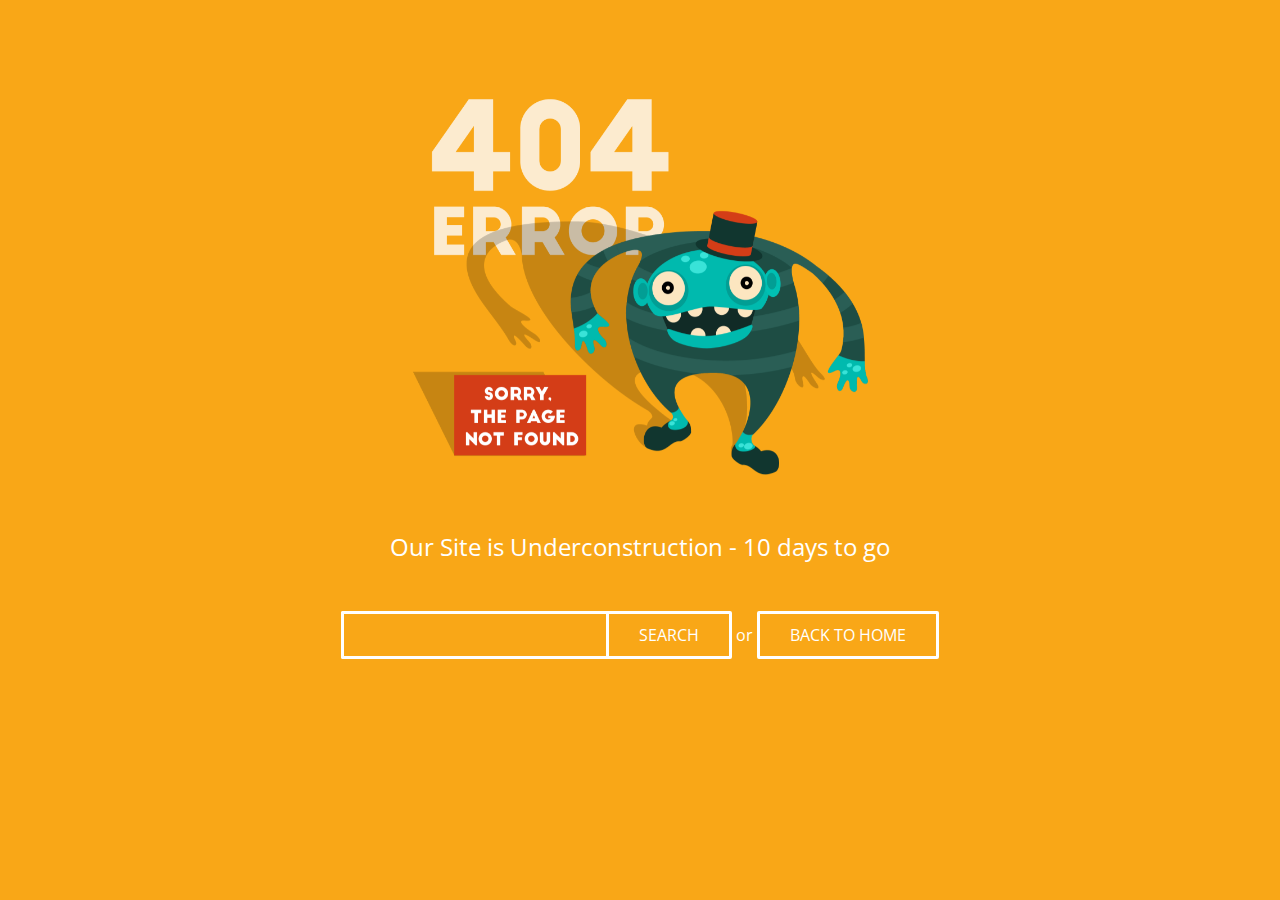
<file: public/backend/files/extra-pages/404/2/index.htm>
﻿<!DOCTYPE html>
<html>
<head>
	<meta charset="utf-8">
	<title>Adminty - Premium Admin Template by Colorlib</title>
	<meta name="apple-mobile-web-app-capable" content="yes">
	<meta name="viewport" content="width=device-width, initial-scale=1, maximum-scale=1, user-scalable=no">
	<link rel="icon" href="images\favicon.ico" type="image/x-icon">
	<!-- Google font-->
    <link href="https://fonts.googleapis.com/css?family=Open+Sans:300,400,700" rel="stylesheet">
	<link rel="stylesheet" type="text/css" href="css\style.css">
</head>
<body>
	<div id="container" class="container">
		<ul id="scene" class="scene">
			<li class="layer" data-depth="1.00"><img src="images\404-01.png"></li>
			<li class="layer" data-depth="0.60"><img src="images\shadows-01.png"></li>
			<li class="layer" data-depth="0.20"><img src="images\monster-01.png"></li>
			<li class="layer" data-depth="0.40"><img src="images\text-01.png"></li>
			<li class="layer" data-depth="0.10"><img src="images\monster-eyes-01.png"></li>
		</ul>
		<h1>Our Site is Underconstruction - 10 days to go</h1>
		<input type="text" class="form-control"><a href="#" class="btn search">Search</a>
		<span>or</span>
		<a href="#" class="btn">Back to home</a>
	</div>
	<!-- Scripts -->
	<script src="js\parallax.js"></script>
	<script>
	// Pretty simple huh?
	var scene = document.getElementById('scene');
	var parallax = new Parallax(scene);
	</script>

</body>
</html>
</file>
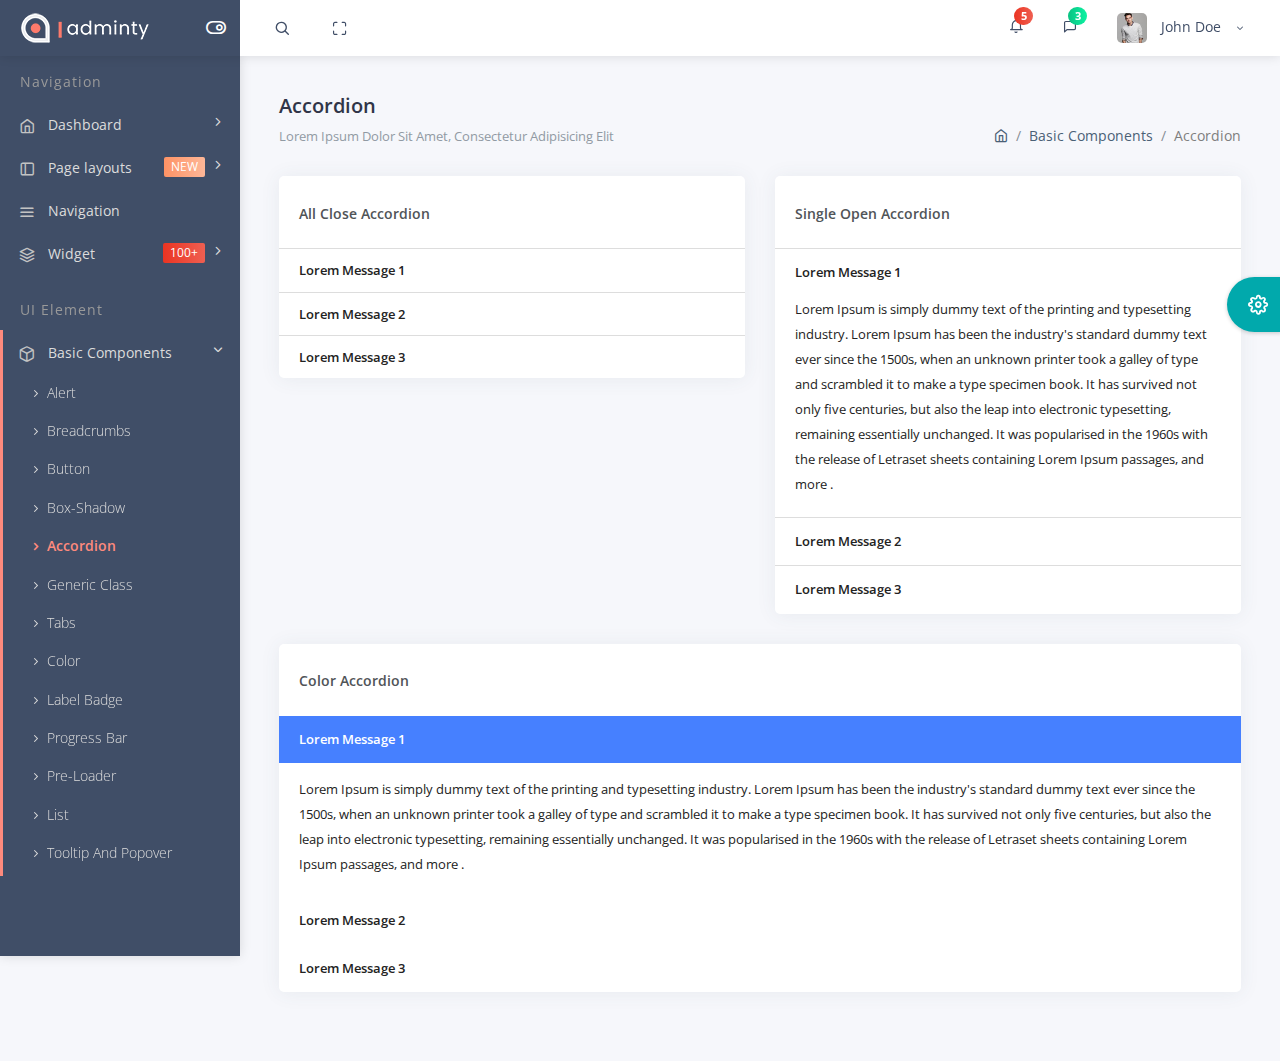
<file: public/backend/default/accordion.htm>
﻿<!DOCTYPE html>
<html lang="en">

<head>
    <title>Adminty - Premium Admin Template by Colorlib </title>
    <!-- HTML5 Shim and Respond.js IE10 support of HTML5 elements and media queries -->
    <!-- WARNING: Respond.js doesn't work if you view the page via file:// -->
    <!--[if lt IE 10]>
    <script src="https://oss.maxcdn.com/libs/html5shiv/3.7.0/html5shiv.js"></script>
    <script src="https://oss.maxcdn.com/libs/respond.js/1.4.2/respond.min.js"></script>
    <![endif]-->
    <!-- Meta -->
    <meta charset="utf-8">
    <meta name="viewport" content="width=device-width, initial-scale=1.0, user-scalable=0, minimal-ui">
    <meta http-equiv="X-UA-Compatible" content="IE=edge">
    <meta name="description" content="#">
    <meta name="keywords" content="Admin , Responsive, Landing, Bootstrap, App, Template, Mobile, iOS, Android, apple, creative app">
    <meta name="author" content="#">
    <!-- Favicon icon -->
    <link rel="icon" href="..\files\assets\images\favicon.ico" type="image/x-icon">
    <!-- Google font-->
    <link href="https://fonts.googleapis.com/css?family=Open+Sans:400,600,800" rel="stylesheet">
    <!-- Required Fremwork -->
    <link rel="stylesheet" type="text/css" href="..\files\bower_components\bootstrap\css\bootstrap.min.css">
    <!-- themify-icons line icon -->
    <link rel="stylesheet" type="text/css" href="..\files\assets\icon\themify-icons\themify-icons.css">
    <!-- ico font -->
    <link rel="stylesheet" type="text/css" href="..\files\assets\icon\icofont\css\icofont.css">
    <!-- feather Awesome -->
    <link rel="stylesheet" type="text/css" href="..\files\assets\icon\feather\css\feather.css">
    <!-- Style.css -->
    <link rel="stylesheet" type="text/css" href="..\files\assets\css\style.css">
    <link rel="stylesheet" type="text/css" href="..\files\assets\css\jquery.mCustomScrollbar.css">
</head>

<body>
<!-- Pre-loader start -->
<div class="theme-loader">
    <div class="ball-scale">
        <div class='contain'>
            <div class="ring">
                <div class="frame"></div>
            </div>
            <div class="ring">
                <div class="frame"></div>
            </div>
            <div class="ring">
                <div class="frame"></div>
            </div>
            <div class="ring">
                <div class="frame"></div>
            </div>
            <div class="ring">
                <div class="frame"></div>
            </div>
            <div class="ring">
                <div class="frame"></div>
            </div>
            <div class="ring">
                <div class="frame"></div>
            </div>
            <div class="ring">
                <div class="frame"></div>
            </div>
            <div class="ring">
                <div class="frame"></div>
            </div>
            <div class="ring">
                <div class="frame"></div>
            </div>
        </div>
    </div>
</div>
<!-- Pre-loader end -->
<div id="pcoded" class="pcoded">
    <div class="pcoded-overlay-box"></div>
    <div class="pcoded-container navbar-wrapper">

        <nav class="navbar header-navbar pcoded-header">
            <div class="navbar-wrapper">

                <div class="navbar-logo">
                    <a class="mobile-menu" id="mobile-collapse" href="#!">
                        <i class="feather icon-menu"></i>
                    </a>
                    <a href="index-1.htm">
                        <img class="img-fluid" src="..\files\assets\images\logo.png" alt="Theme-Logo">
                    </a>
                    <a class="mobile-options">
                        <i class="feather icon-more-horizontal"></i>
                    </a>
                </div>

                <div class="navbar-container container-fluid">
                    <ul class="nav-left">
                        <li class="header-search">
                            <div class="main-search morphsearch-search">
                                <div class="input-group">
                                    <span class="input-group-addon search-close"><i class="feather icon-x"></i></span>
                                    <input type="text" class="form-control">
                                    <span class="input-group-addon search-btn"><i class="feather icon-search"></i></span>
                                </div>
                            </div>
                        </li>
                        <li>
                            <a href="#!" onclick="javascript:toggleFullScreen()">
                                <i class="feather icon-maximize full-screen"></i>
                            </a>
                        </li>
                    </ul>
                    <ul class="nav-right">
                        <li class="header-notification">
                            <div class="dropdown-primary dropdown">
                                <div class="dropdown-toggle" data-toggle="dropdown">
                                    <i class="feather icon-bell"></i>
                                    <span class="badge bg-c-pink">5</span>
                                </div>
                                <ul class="show-notification notification-view dropdown-menu" data-dropdown-in="fadeIn" data-dropdown-out="fadeOut">
                                    <li>
                                        <h6>Notifications</h6>
                                        <label class="label label-danger">New</label>
                                    </li>
                                    <li>
                                        <div class="media">
                                            <img class="d-flex align-self-center img-radius" src="..\files\assets\images\avatar-4.jpg" alt="Generic placeholder image">
                                            <div class="media-body">
                                                <h5 class="notification-user">John Doe</h5>
                                                <p class="notification-msg">Lorem ipsum dolor sit amet, consectetuer elit.</p>
                                                <span class="notification-time">30 minutes ago</span>
                                            </div>
                                        </div>
                                    </li>
                                    <li>
                                        <div class="media">
                                            <img class="d-flex align-self-center img-radius" src="..\files\assets\images\avatar-3.jpg" alt="Generic placeholder image">
                                            <div class="media-body">
                                                <h5 class="notification-user">Joseph William</h5>
                                                <p class="notification-msg">Lorem ipsum dolor sit amet, consectetuer elit.</p>
                                                <span class="notification-time">30 minutes ago</span>
                                            </div>
                                        </div>
                                    </li>
                                    <li>
                                        <div class="media">
                                            <img class="d-flex align-self-center img-radius" src="..\files\assets\images\avatar-4.jpg" alt="Generic placeholder image">
                                            <div class="media-body">
                                                <h5 class="notification-user">Sara Soudein</h5>
                                                <p class="notification-msg">Lorem ipsum dolor sit amet, consectetuer elit.</p>
                                                <span class="notification-time">30 minutes ago</span>
                                            </div>
                                        </div>
                                    </li>
                                </ul>
                            </div>
                        </li>
                        <li class="header-notification">
                            <div class="dropdown-primary dropdown">
                                <div class="displayChatbox dropdown-toggle" data-toggle="dropdown">
                                    <i class="feather icon-message-square"></i>
                                    <span class="badge bg-c-green">3</span>
                                </div>
                            </div>
                        </li>
                        <li class="user-profile header-notification">
                            <div class="dropdown-primary dropdown">
                                <div class="dropdown-toggle" data-toggle="dropdown">
                                    <img src="..\files\assets\images\avatar-4.jpg" class="img-radius" alt="User-Profile-Image">
                                    <span>John Doe</span>
                                    <i class="feather icon-chevron-down"></i>
                                </div>
                                <ul class="show-notification profile-notification dropdown-menu" data-dropdown-in="fadeIn" data-dropdown-out="fadeOut">
                                    <li>
                                        <a href="#!">
                                            <i class="feather icon-settings"></i> Settings
                                        </a>
                                    </li>
                                    <li>
                                        <a href="user-profile.htm">
                                            <i class="feather icon-user"></i> Profile
                                        </a>
                                    </li>
                                    <li>
                                        <a href="email-inbox.htm">
                                            <i class="feather icon-mail"></i> My Messages
                                        </a>
                                    </li>
                                    <li>
                                        <a href="auth-lock-screen.htm">
                                            <i class="feather icon-lock"></i> Lock Screen
                                        </a>
                                    </li>
                                    <li>
                                        <a href="auth-normal-sign-in.htm">
                                            <i class="feather icon-log-out"></i> Logout
                                        </a>
                                    </li>
                                </ul>

                            </div>
                        </li>
                    </ul>
                </div>
            </div>
        </nav>

        <!-- Sidebar chat start -->
        <div id="sidebar" class="users p-chat-user showChat">
            <div class="had-container">
                <div class="card card_main p-fixed users-main">
                    <div class="user-box">
                        <div class="chat-inner-header">
                            <div class="back_chatBox">
                                <div class="right-icon-control">
                                    <input type="text" class="form-control  search-text" placeholder="Search Friend" id="search-friends">
                                    <div class="form-icon">
                                        <i class="icofont icofont-search"></i>
                                    </div>
                                </div>
                            </div>
                        </div>
                        <div class="main-friend-list">
                            <div class="media userlist-box" data-id="1" data-status="online" data-username="Josephin Doe" data-toggle="tooltip" data-placement="left" title="Josephin Doe">
                                <a class="media-left" href="#!">
                                    <img class="media-object img-radius img-radius" src="..\files\assets\images\avatar-3.jpg" alt="Generic placeholder image ">
                                    <div class="live-status bg-success"></div>
                                </a>
                                <div class="media-body">
                                    <div class="f-13 chat-header">Josephin Doe</div>
                                </div>
                            </div>
                            <div class="media userlist-box" data-id="2" data-status="online" data-username="Lary Doe" data-toggle="tooltip" data-placement="left" title="Lary Doe">
                                <a class="media-left" href="#!">
                                    <img class="media-object img-radius" src="..\files\assets\images\avatar-2.jpg" alt="Generic placeholder image">
                                    <div class="live-status bg-success"></div>
                                </a>
                                <div class="media-body">
                                    <div class="f-13 chat-header">Lary Doe</div>
                                </div>
                            </div>
                            <div class="media userlist-box" data-id="3" data-status="online" data-username="Alice" data-toggle="tooltip" data-placement="left" title="Alice">
                                <a class="media-left" href="#!">
                                    <img class="media-object img-radius" src="..\files\assets\images\avatar-4.jpg" alt="Generic placeholder image">
                                    <div class="live-status bg-success"></div>
                                </a>
                                <div class="media-body">
                                    <div class="f-13 chat-header">Alice</div>
                                </div>
                            </div>
                            <div class="media userlist-box" data-id="4" data-status="online" data-username="Alia" data-toggle="tooltip" data-placement="left" title="Alia">
                                <a class="media-left" href="#!">
                                    <img class="media-object img-radius" src="..\files\assets\images\avatar-3.jpg" alt="Generic placeholder image">
                                    <div class="live-status bg-success"></div>
                                </a>
                                <div class="media-body">
                                    <div class="f-13 chat-header">Alia</div>
                                </div>
                            </div>
                            <div class="media userlist-box" data-id="5" data-status="online" data-username="Suzen" data-toggle="tooltip" data-placement="left" title="Suzen">
                                <a class="media-left" href="#!">
                                    <img class="media-object img-radius" src="..\files\assets\images\avatar-2.jpg" alt="Generic placeholder image">
                                    <div class="live-status bg-success"></div>
                                </a>
                                <div class="media-body">
                                    <div class="f-13 chat-header">Suzen</div>
                                </div>
                            </div>
                        </div>
                    </div>
                </div>
            </div>
        </div>
        <!-- Sidebar inner chat start-->
        <div class="showChat_inner">
            <div class="media chat-inner-header">
                <a class="back_chatBox">
                    <i class="feather icon-chevron-left"></i> Josephin Doe
                </a>
            </div>
            <div class="media chat-messages">
                <a class="media-left photo-table" href="#!">
                    <img class="media-object img-radius img-radius m-t-5" src="..\files\assets\images\avatar-3.jpg" alt="Generic placeholder image">
                </a>
                <div class="media-body chat-menu-content">
                    <div class="">
                        <p class="chat-cont">I'm just looking around. Will you tell me something about yourself?</p>
                        <p class="chat-time">8:20 a.m.</p>
                    </div>
                </div>
            </div>
            <div class="media chat-messages">
                <div class="media-body chat-menu-reply">
                    <div class="">
                        <p class="chat-cont">I'm just looking around. Will you tell me something about yourself?</p>
                        <p class="chat-time">8:20 a.m.</p>
                    </div>
                </div>
                <div class="media-right photo-table">
                    <a href="#!">
                        <img class="media-object img-radius img-radius m-t-5" src="..\files\assets\images\avatar-4.jpg" alt="Generic placeholder image">
                    </a>
                </div>
            </div>
            <div class="chat-reply-box p-b-20">
                <div class="right-icon-control">
                    <input type="text" class="form-control search-text" placeholder="Share Your Thoughts">
                    <div class="form-icon">
                        <i class="feather icon-navigation"></i>
                    </div>
                </div>
            </div>
        </div>
        <!-- Sidebar inner chat end-->
        <div class="pcoded-main-container">
            <div class="pcoded-wrapper">
                <nav class="pcoded-navbar">
                    <div class="pcoded-inner-navbar main-menu">
                        <div class="pcoded-navigatio-lavel">Navigation</div>
                        <ul class="pcoded-item pcoded-left-item">
                            <li class="pcoded-hasmenu">
                                <a href="javascript:void(0)">
                                    <span class="pcoded-micon"><i class="feather icon-home"></i></span>
                                    <span class="pcoded-mtext">Dashboard</span>
                                </a>
                                <ul class="pcoded-submenu">
                                    <li class="">
                                        <a href="index-1.htm">
                                            <span class="pcoded-mtext">Default</span>
                                        </a>
                                    </li>
                                    <li class="">
                                        <a href="dashboard-crm.htm">
                                            <span class="pcoded-mtext">CRM</span>
                                        </a>
                                    </li>
                                    <li class=" ">
                                        <a href="dashboard-analytics.htm">
                                            <span class="pcoded-mtext">Analytics</span>
                                            <span class="pcoded-badge label label-info ">NEW</span>
                                        </a>
                                    </li>
                                </ul>
                            </li>
                            <li class="pcoded-hasmenu">
                                <a href="javascript:void(0)">
                                    <span class="pcoded-micon"><i class="feather icon-sidebar"></i></span>
                                    <span class="pcoded-mtext">Page layouts</span>
                                    <span class="pcoded-badge label label-warning">NEW</span>
                                </a>
                                <ul class="pcoded-submenu">
                                    <li class=" pcoded-hasmenu">
                                        <a href="javascript:void(0)">
                                            <span class="pcoded-mtext">Vertical</span>
                                        </a>
                                        <ul class="pcoded-submenu">
                                            <li class=" ">
                                                <a href="menu-static.htm">
                                                    <span class="pcoded-mtext">Static Layout</span>
                                                </a>
                                            </li>
                                            <li class=" ">
                                                <a href="menu-header-fixed.htm">
                                                    <span class="pcoded-mtext">Header Fixed</span>
                                                </a>
                                            </li>
                                            <li class=" ">
                                                <a href="menu-compact.htm">
                                                    <span class="pcoded-mtext">Compact</span>
                                                </a>
                                            </li>
                                            <li class=" ">
                                                <a href="menu-sidebar.htm">
                                                    <span class="pcoded-mtext">Sidebar Fixed</span>
                                                </a>
                                            </li>

                                        </ul>
                                    </li>
                                    <li class=" pcoded-hasmenu">
                                        <a href="javascript:void(0)">
                                            <span class="pcoded-mtext">Horizontal</span>
                                        </a>
                                        <ul class="pcoded-submenu">
                                            <li class=" ">
                                                <a href="menu-horizontal-static.htm" target="_blank">
                                                    <span class="pcoded-mtext">Static Layout</span>
                                                </a>
                                            </li>
                                            <li class=" ">
                                                <a href="menu-horizontal-fixed.htm" target="_blank">
                                                    <span class="pcoded-mtext">Fixed layout</span>
                                                </a>
                                            </li>
                                            <li class=" ">
                                                <a href="menu-horizontal-icon.htm" target="_blank">
                                                    <span class="pcoded-mtext">Static With Icon</span>
                                                </a>
                                            </li>
                                            <li class=" ">
                                                <a href="menu-horizontal-icon-fixed.htm" target="_blank">
                                                    <span class="pcoded-mtext">Fixed With Icon</span>
                                                </a>
                                            </li>
                                        </ul>
                                    </li>
                                    <li class=" ">
                                        <a href="menu-bottom.htm">
                                            <span class="pcoded-mtext">Bottom Menu</span>
                                        </a>
                                    </li>
                                    <li class=" ">
                                        <a href="box-layout.htm" target="_blank">
                                            <span class="pcoded-mtext">Box Layout</span>
                                        </a>
                                    </li>
                                    <li class=" ">
                                        <a href="menu-rtl.htm" target="_blank">
                                            <span class="pcoded-mtext">RTL</span>
                                        </a>
                                    </li>
                                </ul>
                            </li>
                            <li class="">
                                <a href="navbar-light.htm">
                                    <span class="pcoded-micon"><i class="feather icon-menu"></i></span>
                                    <span class="pcoded-mtext">Navigation</span>
                                </a>
                            </li>
                            <li class="pcoded-hasmenu">
                                <a href="javascript:void(0)">
                                    <span class="pcoded-micon"><i class="feather icon-layers"></i></span>
                                    <span class="pcoded-mtext">Widget</span>
                                    <span class="pcoded-badge label label-danger">100+</span>
                                </a>
                                <ul class="pcoded-submenu">
                                    <li class="">
                                        <a href="widget-statistic.htm">
                                            <span class="pcoded-mtext">Statistic</span>
                                        </a>
                                    </li>
                                    <li class=" ">
                                        <a href="widget-data.htm">
                                            <span class="pcoded-mtext">Data</span>
                                        </a>
                                    </li>
                                    <li class="">
                                        <a href="widget-chart.htm">
                                            <span class="pcoded-mtext">Chart Widget</span>
                                        </a>
                                    </li>

                                </ul>
                            </li>
                        </ul>
                        <div class="pcoded-navigatio-lavel">UI Element</div>
                        <ul class="pcoded-item pcoded-left-item">
                            <li class="pcoded-hasmenu pcoded-trigger">
                                <a href="javascript:void(0)">
                                    <span class="pcoded-micon"><i class="feather icon-box"></i></span>
                                    <span class="pcoded-mtext">Basic Components</span>
                                </a>
                                <ul class="pcoded-submenu">
                                    <li class=" ">
                                        <a href="alert.htm">
                                            <span class="pcoded-mtext">Alert</span>
                                        </a>
                                    </li>
                                    <li class=" ">
                                        <a href="breadcrumb.htm">
                                            <span class="pcoded-mtext">Breadcrumbs</span>
                                        </a>
                                    </li>
                                    <li class=" ">
                                        <a href="button.htm">
                                            <span class="pcoded-mtext">Button</span>
                                        </a>
                                    </li>
                                    <li class=" ">
                                        <a href="box-shadow.htm">
                                            <span class="pcoded-mtext">Box-Shadow</span>
                                        </a>
                                    </li>
                                    <li class="active">
                                        <a href="accordion.htm">
                                            <span class="pcoded-mtext">Accordion</span>
                                        </a>
                                    </li>
                                    <li class=" ">
                                        <a href="generic-class.htm">
                                            <span class="pcoded-mtext">Generic Class</span>
                                        </a>
                                    </li>
                                    <li class=" ">
                                        <a href="tabs.htm">
                                            <span class="pcoded-mtext">Tabs</span>
                                        </a>
                                    </li>
                                    <li class=" ">
                                        <a href="color.htm">
                                            <span class="pcoded-mtext">Color</span>
                                        </a>
                                    </li>
                                    <li class=" ">
                                        <a href="label-badge.htm">
                                            <span class="pcoded-mtext">Label Badge</span>
                                        </a>
                                    </li>
                                    <li class=" ">
                                        <a href="progress-bar.htm">
                                            <span class="pcoded-mtext">Progress Bar</span>
                                        </a>
                                    </li>
                                    <li class=" ">
                                        <a href="preloader.htm">
                                            <span class="pcoded-mtext">Pre-Loader</span>
                                        </a>
                                    </li>
                                    <li class=" ">
                                        <a href="list.htm">
                                            <span class="pcoded-mtext">List</span>
                                        </a>
                                    </li>
                                    <li class=" ">
                                        <a href="tooltip.htm">
                                            <span class="pcoded-mtext">Tooltip And Popover</span>
                                        </a>
                                    </li>
                                    <li class=" ">
                                        <a href="typography.htm">
                                            <span class="pcoded-mtext">Typography</span>
                                        </a>
                                    </li>
                                    <li class=" ">
                                        <a href="other.htm">
                                            <span class="pcoded-mtext">Other</span>
                                        </a>
                                    </li>
                                </ul>
                            </li>
                            <li class="pcoded-hasmenu">
                                <a href="javascript:void(0)">
                                    <span class="pcoded-micon"><i class="feather icon-gitlab"></i></span>
                                    <span class="pcoded-mtext">Advance Components</span>
                                </a>
                                <ul class="pcoded-submenu">
                                    <li class=" ">
                                        <a href="draggable.htm">
                                            <span class="pcoded-mtext">Draggable</span>
                                        </a>
                                    </li>
                                    <li class=" ">
                                        <a href="bs-grid.htm">
                                            <span class="pcoded-mtext">Grid Stack</span>
                                        </a>
                                    </li>
                                    <li class=" ">
                                        <a href="light-box.htm">
                                            <span class="pcoded-mtext">Light Box</span>
                                        </a>
                                    </li>
                                    <li class=" ">
                                        <a href="modal.htm">
                                            <span class="pcoded-mtext">Modal</span>
                                        </a>
                                    </li>
                                    <li class=" ">
                                        <a href="notification.htm">
                                            <span class="pcoded-mtext">Notifications</span>
                                        </a>
                                    </li>
                                    <li class=" ">
                                        <a href="notify.htm">
                                            <span class="pcoded-mtext">PNOTIFY</span>
                                            <span class="pcoded-badge label label-info">NEW</span>
                                        </a>
                                    </li>
                                    <li class=" ">
                                        <a href="rating.htm">
                                            <span class="pcoded-mtext">Rating</span>
                                        </a>
                                    </li>
                                    <li class=" ">
                                        <a href="range-slider.htm">
                                            <span class="pcoded-mtext">Range Slider</span>
                                        </a>
                                    </li>
                                    <li class=" ">
                                        <a href="slider.htm">
                                            <span class="pcoded-mtext">Slider</span>
                                        </a>
                                    </li>
                                    <li class=" ">
                                        <a href="syntax-highlighter.htm">
                                            <span class="pcoded-mtext">Syntax Highlighter</span>
                                        </a>
                                    </li>
                                    <li class=" ">
                                        <a href="tour.htm">
                                            <span class="pcoded-mtext">Tour</span>
                                        </a>
                                    </li>
                                    <li class=" ">
                                        <a href="treeview.htm">
                                            <span class="pcoded-mtext">Tree View</span>
                                        </a>
                                    </li>
                                    <li class=" ">
                                        <a href="nestable.htm">
                                            <span class="pcoded-mtext">Nestable</span>
                                        </a>
                                    </li>
                                    <li class=" ">
                                        <a href="toolbar.htm">
                                            <span class="pcoded-mtext">Toolbar</span>
                                        </a>
                                    </li>
                                    <li class=" ">
                                        <a href="x-editable.htm">
                                            <span class="pcoded-mtext">X-Editable</span>
                                        </a>
                                    </li>
                                </ul>
                            </li>
                            <li class="pcoded-hasmenu">
                                <a href="javascript:void(0)">
                                    <span class="pcoded-micon"><i class="feather icon-package"></i></span>
                                    <span class="pcoded-mtext">Extra Components</span>
                                </a>
                                <ul class="pcoded-submenu">
                                    <li class=" ">
                                        <a href="session-timeout.htm">
                                            <span class="pcoded-mtext">Session Timeout</span>
                                        </a>
                                    </li>
                                    <li class=" ">
                                        <a href="session-idle-timeout.htm">
                                            <span class="pcoded-mtext">Session Idle Timeout</span>
                                        </a>
                                    </li>
                                    <li class=" ">
                                        <a href="offline.htm">
                                            <span class="pcoded-mtext">Offline</span>
                                        </a>
                                    </li>

                                </ul>
                            </li>
                            <li class=" ">
                                <a href="animation.htm">
                                    <span class="pcoded-micon"><i class="feather icon-aperture rotate-refresh"></i><b>A</b></span>
                                    <span class="pcoded-mtext">Animations</span>
                                </a>
                            </li>
                            <li class=" ">
                                <a href="sticky.htm">
                                    <span class="pcoded-micon"><i class="feather icon-cpu"></i></span>
                                    <span class="pcoded-mtext">Sticky Notes</span>
                                    <span class="pcoded-badge label label-danger">HOT</span>
                                </a>
                            </li>
                            <li class="pcoded-hasmenu">
                                <a href="javascript:void(0)">
                                    <span class="pcoded-micon"><i class="feather icon-command"></i></span>
                                    <span class="pcoded-mtext">Icons</span>
                                </a>
                                <ul class="pcoded-submenu">
                                    <li class=" ">
                                        <a href="icon-font-awesome.htm">
                                            <span class="pcoded-mtext">Font Awesome</span>
                                        </a>
                                    </li>
                                    <li class=" ">
                                        <a href="icon-themify.htm">
                                            <span class="pcoded-mtext">Themify</span>
                                        </a>
                                    </li>
                                    <li class=" ">
                                        <a href="icon-simple-line.htm">
                                            <span class="pcoded-mtext">Simple Line Icon</span>
                                        </a>
                                    </li>
                                    <li class=" ">
                                        <a href="icon-ion.htm">
                                            <span class="pcoded-mtext">Ion Icon</span>
                                        </a>
                                    </li>
                                    <li class=" ">
                                        <a href="icon-material-design.htm">
                                            <span class="pcoded-mtext">Material Design</span>
                                        </a>
                                    </li>
                                    <li class=" ">
                                        <a href="icon-icofonts.htm">
                                            <span class="pcoded-mtext">Ico Fonts</span>
                                        </a>
                                    </li>
                                    <li class=" ">
                                        <a href="icon-weather.htm">
                                            <span class="pcoded-mtext">Weather Icon</span>
                                        </a>
                                    </li>
                                    <li class=" ">
                                        <a href="icon-typicons.htm">
                                            <span class="pcoded-mtext">Typicons</span>
                                        </a>
                                    </li>
                                    <li class=" ">
                                        <a href="icon-flags.htm">
                                            <span class="pcoded-mtext">Flags</span>
                                        </a>
                                    </li>
                                </ul>
                            </li>
                        </ul>
                        <div class="pcoded-navigatio-lavel">Forms</div>
                        <ul class="pcoded-item pcoded-left-item">
                            <li class="pcoded-hasmenu">
                                <a href="javascript:void(0)">
                                    <span class="pcoded-micon"><i class="feather icon-clipboard"></i></span>
                                    <span class="pcoded-mtext">Form Components</span>
                                </a>
                                <ul class="pcoded-submenu">
                                    <li class=" ">
                                        <a href="form-elements-component.htm">
                                            <span class="pcoded-mtext">Form Components</span>
                                        </a>
                                    </li>
                                    <li class=" ">
                                        <a href="form-elements-add-on.htm">
                                            <span class="pcoded-mtext">Form-Elements-Add-On</span>
                                        </a>
                                    </li>
                                    <li class=" ">
                                        <a href="form-elements-advance.htm">
                                            <span class="pcoded-mtext">Form-Elements-Advance</span>
                                        </a>
                                    </li>
                                    <li class=" ">
                                        <a href="form-validation.htm">
                                            <span class="pcoded-mtext">Form Validation</span>
                                        </a>
                                    </li>
                                </ul>
                            </li>
                            <li class=" ">
                                <a href="form-picker.htm">
                                    <span class="pcoded-micon"><i class="feather icon-edit-1"></i></span>
                                    <span class="pcoded-mtext">Form Picker</span>
                                    <span class="pcoded-badge label label-warning">NEW</span>
                                </a>
                            </li>
                            <li class=" ">
                                <a href="form-select.htm">
                                    <span class="pcoded-micon"><i class="feather icon-feather"></i></span>
                                    <span class="pcoded-mtext">Form Select</span>
                                </a>
                            </li>
                            <li class=" ">
                                <a href="form-masking.htm">
                                    <span class="pcoded-micon"><i class="feather icon-shield"></i></span>
                                    <span class="pcoded-mtext">Form Masking</span>
                                </a>
                            </li>
                            <li class=" ">
                                <a href="form-wizard.htm">
                                    <span class="pcoded-micon"><i class="feather icon-tv"></i></span>
                                    <span class="pcoded-mtext">Form Wizard</span>
                                </a>
                            </li>
                            <li class="pcoded-hasmenu">
                                <a href="javascript:void(0)">
                                    <span class="pcoded-micon"><i class="feather icon-book"></i></span>
                                    <span class="pcoded-mtext">Ready To Use</span>
                                    <span class="pcoded-badge label label-danger">HOT</span>
                                </a>
                                <ul class="pcoded-submenu">
                                    <li class=" ">
                                        <a href="ready-cloned-elements-form.htm">
                                            <span class="pcoded-mtext">Cloned Elements Form</span>
                                        </a>
                                    </li>
                                    <li class=" ">
                                        <a href="ready-currency-form.htm">
                                            <span class="pcoded-mtext">Currency Form</span>
                                        </a>
                                    </li>
                                    <li class=" ">
                                        <a href="ready-form-booking.htm">
                                            <span class="pcoded-mtext">Booking Form</span>
                                        </a>
                                    </li>
                                    <li class=" ">
                                        <a href="ready-form-booking-multi-steps.htm">
                                            <span class="pcoded-mtext">Booking Multi Steps Form</span>
                                        </a>
                                    </li>
                                    <li class=" ">
                                        <a href="ready-form-comment.htm">
                                            <span class="pcoded-mtext">Comment Form</span>
                                        </a>
                                    </li>
                                    <li class=" ">
                                        <a href="ready-form-contact.htm">
                                            <span class="pcoded-mtext">Contact Form</span>
                                        </a>
                                    </li>
                                    <li class=" ">
                                        <a href="ready-job-application-form.htm">
                                            <span class="pcoded-mtext">Job Application Form</span>
                                        </a>
                                    </li>
                                    <li class=" ">
                                        <a href="ready-js-addition-form.htm">
                                            <span class="pcoded-mtext">JS Addition Form</span>
                                        </a>
                                    </li>
                                    <li class=" ">
                                        <a href="ready-login-form.htm">
                                            <span class="pcoded-mtext">Login Form</span>
                                        </a>
                                    </li>
                                    <li class=" ">
                                        <a href="ready-popup-modal-form.htm" target="_blank">
                                            <span class="pcoded-mtext">Popup Modal Form</span>
                                        </a>
                                    </li>
                                    <li class=" ">
                                        <a href="ready-registration-form.htm">
                                            <span class="pcoded-mtext">Registration Form</span>
                                        </a>
                                    </li>
                                    <li class=" ">
                                        <a href="ready-review-form.htm">
                                            <span class="pcoded-mtext">Review Form</span>
                                        </a>
                                    </li>
                                    <li class=" ">
                                        <a href="ready-subscribe-form.htm">
                                            <span class="pcoded-mtext">Subscribe Form</span>
                                        </a>
                                    </li>
                                    <li class=" ">
                                        <a href="ready-suggestion-form.htm">
                                            <span class="pcoded-mtext">Suggestion Form</span>
                                        </a>
                                    </li>
                                    <li class=" ">
                                        <a href="ready-tabs-form.htm">
                                            <span class="pcoded-mtext">Tabs Form</span>
                                        </a>
                                    </li>
                                </ul>
                            </li>
                        </ul>
                        <div class="pcoded-navigatio-lavel">Tables</div>
                        <ul class="pcoded-item pcoded-left-item">
                            <li class="pcoded-hasmenu">
                                <a href="javascript:void(0)">
                                    <span class="pcoded-micon"><i class="feather icon-credit-card"></i></span>
                                    <span class="pcoded-mtext">Bootstrap Table</span>
                                </a>
                                <ul class="pcoded-submenu">
                                    <li class=" ">
                                        <a href="bs-basic-table.htm">
                                            <span class="pcoded-mtext">Basic Table</span>
                                        </a>
                                    </li>
                                    <li class=" ">
                                        <a href="bs-table-sizing.htm">
                                            <span class="pcoded-mtext">Sizing Table</span>
                                        </a>
                                    </li>
                                    <li class=" ">
                                        <a href="bs-table-border.htm">
                                            <span class="pcoded-mtext">Border Table</span>
                                        </a>
                                    </li>
                                    <li class=" ">
                                        <a href="bs-table-styling.htm">
                                            <span class="pcoded-mtext">Styling Table</span>
                                        </a>
                                    </li>
                                </ul>
                            </li>
                            <li class="pcoded-hasmenu">
                                <a href="javascript:void(0)">
                                    <span class="pcoded-micon"><i class="feather icon-inbox"></i></span>
                                    <span class="pcoded-mtext">Data Table</span>
                                    <span class="pcoded-mcaret"></span>
                                </a>
                                <ul class="pcoded-submenu">
                                    <li class=" ">
                                        <a href="dt-basic.htm">
                                            <span class="pcoded-mtext">Basic Initialization</span>
                                        </a>
                                    </li>
                                    <li class=" ">
                                        <a href="dt-advance.htm">
                                            <span class="pcoded-mtext">Advance Initialization</span>
                                        </a>
                                    </li>
                                    <li class=" ">
                                        <a href="dt-styling.htm">
                                            <span class="pcoded-mtext">Styling</span>
                                        </a>
                                    </li>
                                    <li class=" ">
                                        <a href="dt-api.htm">
                                            <span class="pcoded-mtext">API</span>
                                        </a>
                                    </li>
                                    <li class=" ">
                                        <a href="dt-ajax.htm">
                                            <span class="pcoded-mtext">Ajax</span>
                                        </a>
                                    </li>
                                    <li class=" ">
                                        <a href="dt-server-side.htm">
                                            <span class="pcoded-mtext">Server Side</span>
                                        </a>
                                    </li>
                                    <li class=" ">
                                        <a href="dt-plugin.htm">
                                            <span class="pcoded-mtext">Plug-In</span>
                                        </a>
                                    </li>
                                    <li class=" ">
                                        <a href="dt-data-sources.htm">
                                            <span class="pcoded-mtext">Data Sources</span>
                                        </a>
                                    </li>

                                </ul>
                            </li>
                            <li class="pcoded-hasmenu">
                                <a href="javascript:void(0)">
                                    <span class="pcoded-micon"><i class="feather icon-server"></i></span>
                                    <span class="pcoded-mtext">Data Table Extensions</span>
                                </a>
                                <ul class="pcoded-submenu">
                                    <li class=" ">
                                        <a href="dt-ext-autofill.htm">
                                            <span class="pcoded-mtext">AutoFill</span>
                                        </a>
                                    </li>
                                    <li class="pcoded-hasmenu">
                                        <a href="javascript:void(0)">
                                            <span class="pcoded-mtext">Button</span>
                                        </a>
                                        <ul class="pcoded-submenu">
                                            <li class=" ">
                                                <a href="dt-ext-basic-buttons.htm">
                                                    <span class="pcoded-mtext">Basic Button</span>
                                                </a>
                                            </li>
                                            <li class=" ">
                                                <a href="dt-ext-buttons-html-5-data-export.htm">
                                                    <span class="pcoded-mtext">Html-5 Data Export</span>
                                                </a>
                                            </li>
                                        </ul>
                                    </li>
                                    <li class=" ">
                                        <a href="dt-ext-col-reorder.htm">
                                            <span class="pcoded-mtext">Col Reorder</span>
                                        </a>
                                    </li>
                                    <li class=" ">
                                        <a href="dt-ext-fixed-columns.htm">
                                            <span class="pcoded-mtext">Fixed Columns</span>
                                        </a>
                                    </li>
                                    <li class=" ">
                                        <a href="dt-ext-fixed-header.htm">
                                            <span class="pcoded-mtext">Fixed Header</span>
                                        </a>
                                    </li>
                                    <li class=" ">
                                        <a href="dt-ext-key-table.htm">
                                            <span class="pcoded-mtext">Key Table</span>
                                        </a>
                                    </li>
                                    <li class=" ">
                                        <a href="dt-ext-responsive.htm">
                                            <span class="pcoded-mtext">Responsive</span>
                                        </a>
                                    </li>
                                    <li class=" ">
                                        <a href="dt-ext-row-reorder.htm">
                                            <span class="pcoded-mtext">Row Reorder</span>
                                        </a>
                                    </li>
                                    <li class=" ">
                                        <a href="dt-ext-scroller.htm">
                                            <span class="pcoded-mtext">Scroller</span>
                                        </a>
                                    </li>
                                    <li class=" ">
                                        <a href="dt-ext-select.htm">
                                            <span class="pcoded-mtext">Select Table</span>
                                        </a>
                                    </li>
                                </ul>
                            </li>
                            <li class=" ">
                                <a href="foo-table.htm">
                                    <span class="pcoded-micon"><i class="feather icon-hash"></i></span>
                                    <span class="pcoded-mtext">FooTable</span>
                                </a>
                            </li>
                            <li class="pcoded-hasmenu ">
                                <a href="javascript:void(0)">
                                    <span class="pcoded-micon"><i class="feather icon-airplay"></i></span>
                                    <span class="pcoded-mtext">Handson Table</span>
                                </a>
                                <ul class="pcoded-submenu">
                                    <li class="">
                                        <a href="handson-appearance.htm">
                                            <span class="pcoded-mtext">Appearance</span>
                                        </a>
                                    </li>
                                    <li class="">
                                        <a href="handson-data-operation.htm">
                                            <span class="pcoded-mtext">Data Operation</span>
                                        </a>
                                    </li>
                                    <li class="">
                                        <a href="handson-rows-cols.htm">
                                            <span class="pcoded-mtext">Rows Columns</span>
                                        </a>
                                    </li>
                                    <li class="">
                                        <a href="handson-columns-only.htm">
                                            <span class="pcoded-mtext">Columns Only</span>
                                        </a>
                                    </li>
                                    <li class="">
                                        <a href="handson-cell-features.htm">
                                            <span class="pcoded-mtext">Cell Features</span>
                                        </a>
                                    </li>
                                    <li class="">
                                        <a href="handson-cell-types.htm">
                                            <span class="pcoded-mtext">Cell Types</span>
                                        </a>
                                    </li>
                                    <li class="">
                                        <a href="handson-integrations.htm">
                                            <span class="pcoded-mtext">Integrations</span>
                                        </a>
                                    </li>
                                    <li class="">
                                        <a href="handson-rows-only.htm">
                                            <span class="pcoded-mtext">Rows Only</span>
                                        </a>
                                    </li>
                                    <li class="">
                                        <a href="handson-utilities.htm">
                                            <span class="pcoded-mtext">Utilities</span>
                                        </a>
                                    </li>
                                </ul>
                            </li>
                            <li class="">
                                <a href="editable-table.htm">
                                    <span class="pcoded-micon"><i class="feather icon-edit"></i></span>
                                    <span class="pcoded-mtext">Editable Table</span>
                                </a>
                            </li>
                        </ul>
                        <div class="pcoded-navigatio-lavel">Chart And Maps</div>
                        <ul class="pcoded-item pcoded-left-item">
                            <li class="pcoded-hasmenu ">
                                <a href="javascript:void(0)">
                                    <span class="pcoded-micon"><i class="feather icon-pie-chart"></i></span>
                                    <span class="pcoded-mtext">Charts</span>
                                </a>
                                <ul class="pcoded-submenu">
                                    <li class="">
                                        <a href="chart-google.htm">
                                            <span class="pcoded-mtext">Google Chart</span>
                                        </a>
                                    </li>
                                    <li class="">
                                        <a href="chart-echart.htm">
                                            <span class="pcoded-mtext">Echarts</span>
                                        </a>
                                    </li>
                                    <li class="">
                                        <a href="chart-chartjs.htm">
                                            <span class="pcoded-mtext">ChartJs</span>
                                        </a>
                                    </li>
                                    <li class="">
                                        <a href="chart-list.htm">
                                            <span class="pcoded-mtext">List Chart</span>
                                        </a>
                                    </li>
                                    <li class="">
                                        <a href="chart-float.htm">
                                            <span class="pcoded-mtext">Float Chart</span>
                                        </a>
                                    </li>
                                    <li class="">
                                        <a href="chart-knob.htm">
                                            <span class="pcoded-mtext">Knob chart</span>
                                        </a>
                                    </li>
                                    <li class="">
                                        <a href="chart-morris.htm">
                                            <span class="pcoded-mtext">Morris Chart</span>
                                        </a>
                                    </li>
                                    <li class="">
                                        <a href="chart-nvd3.htm">
                                            <span class="pcoded-mtext">Nvd3 Chart</span>
                                        </a>
                                    </li>
                                    <li class="">
                                        <a href="chart-peity.htm">
                                            <span class="pcoded-mtext">Peity Chart</span>
                                        </a>
                                    </li>
                                    <li class="">
                                        <a href="chart-radial.htm">
                                            <span class="pcoded-mtext">Radial Chart</span>
                                        </a>
                                    </li>
                                    <li class="">
                                        <a href="chart-rickshaw.htm">
                                            <span class="pcoded-mtext">Rickshaw Chart</span>
                                        </a>
                                    </li>
                                    <li class="">
                                        <a href="chart-sparkline.htm">
                                            <span class="pcoded-mtext">Sparkline Chart</span>
                                        </a>
                                    </li>
                                    <li class="">
                                        <a href="chart-c3.htm">
                                            <span class="pcoded-mtext">C3 Chart</span>
                                        </a>
                                    </li>
                                </ul>
                            </li>
                            <li class="pcoded-hasmenu ">
                                <a href="javascript:void(0)">
                                    <span class="pcoded-micon"><i class="feather icon-map"></i></span>
                                    <span class="pcoded-mtext">Maps</span>
                                </a>
                                <ul class="pcoded-submenu">
                                    <li class="">
                                        <a href="map-google.htm">
                                            <span class="pcoded-mtext">Google Maps</span>
                                        </a>
                                    </li>
                                    <li class="">
                                        <a href="map-vector.htm">
                                            <span class="pcoded-mtext">Vector Maps</span>
                                        </a>
                                    </li>
                                    <li class="">
                                        <a href="map-api.htm">
                                            <span class="pcoded-mtext">Google Map Search API</span>
                                        </a>
                                    </li>
                                    <li class="">
                                        <a href="location.htm">
                                            <span class="pcoded-mtext">Location</span>
                                        </a>
                                    </li>
                                </ul>
                            </li>
                            <li class="">
                                <a href="..\files\extra-pages\landingpage\index.htm" target="_blank">
                                    <span class="pcoded-micon"><i class="feather icon-navigation-2"></i></span>
                                    <span class="pcoded-mtext">Landing Page</span>
                                </a>
                            </li>
                        </ul>
                        <div class="pcoded-navigatio-lavel">Pages</div>
                        <ul class="pcoded-item pcoded-left-item">
                            <li class="pcoded-hasmenu ">
                                <a href="javascript:void(0)">
                                    <span class="pcoded-micon"><i class="feather icon-unlock"></i></span>
                                    <span class="pcoded-mtext">Authentication</span>
                                </a>
                                <ul class="pcoded-submenu">
                                    <li class="">
                                        <a href="auth-normal-sign-in.htm" target="_blank">
                                            <span class="pcoded-mtext">Login With BG Image</span>
                                        </a>
                                    </li>
                                    <li class="">
                                        <a href="auth-sign-in-social.htm" target="_blank">
                                            <span class="pcoded-mtext">Login With Social Icon</span>
                                        </a>
                                    </li>
                                    <li class="">
                                        <a href="auth-sign-in-social-header-footer.htm" target="_blank">
                                            <span class="pcoded-mtext">Login Social With Header And Footer</span>
                                        </a>
                                    </li>
                                    <li class="">
                                        <a href="auth-normal-sign-in-header-footer.htm" target="_blank">
                                            <span class="pcoded-mtext">Login With Header And Footer</span>
                                        </a>
                                    </li>
                                    <li class="">
                                        <a href="auth-sign-up.htm" target="_blank">
                                            <span class="pcoded-mtext">Registration BG Image</span>
                                        </a>
                                    </li>
                                    <li class="">
                                        <a href="auth-sign-up-social.htm" target="_blank">
                                            <span class="pcoded-mtext">Registration Social Icon</span>
                                        </a>
                                    </li>
                                    <li class="">
                                        <a href="auth-sign-up-social-header-footer.htm" target="_blank">
                                            <span class="pcoded-mtext">Registration Social With Header And Footer</span>
                                        </a>
                                    </li>
                                    <li class="">
                                        <a href="auth-sign-up-header-footer.htm" target="_blank">
                                            <span class="pcoded-mtext">Registration With Header And Footer</span>
                                        </a>
                                    </li>
                                    <li class="">
                                        <a href="auth-multi-step-sign-up.htm" target="_blank">
                                            <span class="pcoded-mtext">Multi Step Registration</span>
                                        </a>
                                    </li>
                                    <li class="">
                                        <a href="auth-reset-password.htm" target="_blank">
                                            <span class="pcoded-mtext">Forgot Password</span>
                                        </a>
                                    </li>
                                    <li class="">
                                        <a href="auth-lock-screen.htm" target="_blank">
                                            <span class="pcoded-mtext">Lock Screen</span>
                                        </a>
                                    </li>
                                    <li class="">
                                        <a href="auth-modal.htm" target="_blank">
                                            <span class="pcoded-mtext">Modal</span>
                                        </a>
                                    </li>
                                </ul>
                            </li>
                            <li class="pcoded-hasmenu ">
                                <a href="javascript:void(0)">
                                    <span class="pcoded-micon"><i class="feather icon-sliders"></i></span>
                                    <span class="pcoded-mtext">Maintenance</span>
                                </a>
                                <ul class="pcoded-submenu">
                                    <li class="">
                                        <a href="error.htm">
                                            <span class="pcoded-mtext">Error</span>
                                        </a>
                                    </li>
                                    <li class="">
                                        <a href="comming-soon.htm">
                                            <span class="pcoded-mtext">Comming Soon</span>
                                        </a>
                                    </li>
                                    <li class="">
                                        <a href="offline-ui.htm">
                                            <span class="pcoded-mtext">Offline UI</span>
                                        </a>
                                    </li>
                                </ul>
                            </li>
                            <li class="pcoded-hasmenu ">
                                <a href="javascript:void(0)">
                                    <span class="pcoded-micon"><i class="feather icon-users"></i></span>
                                    <span class="pcoded-mtext">User Profile</span>
                                </a>
                                <ul class="pcoded-submenu">
                                    <li class="">
                                        <a href="timeline.htm">
                                            <span class="pcoded-mtext">Timeline</span>
                                        </a>
                                    </li>
                                    <li class="">
                                        <a href="timeline-social.htm">
                                            <span class="pcoded-mtext">Timeline Social</span>
                                        </a>
                                    </li>
                                    <li class="">
                                        <a href="user-profile.htm">
                                            <span class="pcoded-mtext">User Profile</span>
                                        </a>
                                    </li>
                                    <li class="">
                                        <a href="user-card.htm">
                                            <span class="pcoded-mtext">User Card</span>
                                        </a>
                                    </li>
                                </ul>
                            </li>
                            <li class="pcoded-hasmenu ">
                                <a href="javascript:void(0)">
                                    <span class="pcoded-micon"><i class="feather icon-shopping-cart"></i></span>
                                    <span class="pcoded-mtext">E-Commerce</span>
                                    <span class="pcoded-badge label label-danger">NEW</span>
                                </a>
                                <ul class="pcoded-submenu">
                                    <li class="">
                                        <a href="product.htm">
                                            <span class="pcoded-mtext">Product</span>
                                        </a>
                                    </li>
                                    <li class="">
                                        <a href="product-list.htm">
                                            <span class="pcoded-mtext">Product List</span>
                                        </a>
                                    </li>
                                    <li class="">
                                        <a href="product-edit.htm">
                                            <span class="pcoded-mtext">Product Edit</span>
                                        </a>
                                    </li>
                                    <li class="">
                                        <a href="product-detail.htm">
                                            <span class="pcoded-mtext">Product Detail</span>
                                        </a>
                                    </li>
                                    <li class="">
                                        <a href="product-cart.htm">
                                            <span class="pcoded-mtext">Product Card</span>
                                        </a>
                                    </li>
                                    <li class="">
                                        <a href="product-payment.htm">
                                            <span class="pcoded-mtext">Credit Card Form</span>
                                        </a>
                                    </li>
                                </ul>
                            </li>
                            <li class="pcoded-hasmenu ">
                                <a href="javascript:void(0)">
                                    <span class="pcoded-micon"><i class="feather icon-mail"></i></span>
                                    <span class="pcoded-mtext">Email</span>
                                </a>
                                <ul class="pcoded-submenu">
                                    <li class="">
                                        <a href="email-compose.htm">
                                            <span class="pcoded-mtext">Compose Email</span>
                                        </a>
                                    </li>
                                    <li class="">
                                        <a href="email-inbox.htm">
                                            <span class="pcoded-mtext">Inbox</span>
                                        </a>
                                    </li>
                                    <li class="">
                                        <a href="email-read.htm">
                                            <span class="pcoded-mtext">Read Mail</span>
                                        </a>
                                    </li>
                                    <li class="pcoded-hasmenu ">
                                        <a href="javascript:void(0)">
                                            <span class="pcoded-mtext">Email Template</span>
                                        </a>
                                        <ul class="pcoded-submenu">
                                            <li class="">
                                                <a href="..\files\extra-pages\email-templates\email-welcome.htm">
                                                    <span class="pcoded-mtext">Welcome Email</span>
                                                </a>
                                            </li>
                                            <li class="">
                                                <a href="..\files\extra-pages\email-templates\email-password.htm">
                                                    <span class="pcoded-mtext">Reset Password</span>
                                                </a>
                                            </li>
                                            <li class="">
                                                <a href="..\files\extra-pages\email-templates\email-newsletter.htm">
                                                    <span class="pcoded-mtext">Newsletter Email</span>
                                                </a>
                                            </li>
                                            <li class="">
                                                <a href="..\files\extra-pages\email-templates\email-launch.htm">
                                                    <span class="pcoded-mtext">App Launch</span>
                                                </a>
                                            </li>
                                            <li class="">
                                                <a href="..\files\extra-pages\email-templates\email-activation.htm">
                                                    <span class="pcoded-mtext">Activation Code</span>
                                                </a>
                                            </li>
                                        </ul>
                                    </li>
                                </ul>
                            </li>
                        </ul>
                        <div class="pcoded-navigatio-lavel">App</div>
                        <ul class="pcoded-item pcoded-left-item">
                            <li class=" ">
                                <a href="chat.htm">
                                    <span class="pcoded-micon"><i class="feather icon-message-square"></i></span>
                                    <span class="pcoded-mtext">Chat</span>
                                </a>
                            </li>
                            <li class="pcoded-hasmenu ">
                                <a href="javascript:void(0)">
                                    <span class="pcoded-micon"><i class="feather icon-globe"></i></span>
                                    <span class="pcoded-mtext">Social</span>
                                </a>
                                <ul class="pcoded-submenu">
                                    <li class="">
                                        <a href="fb-wall.htm">
                                            <span class="pcoded-mtext">Wall</span>
                                        </a>
                                    </li>
                                    <li class="">
                                        <a href="message.htm">
                                            <span class="pcoded-mtext">Messages</span>
                                        </a>
                                    </li>
                                </ul>
                            </li>
                            <li class="pcoded-hasmenu ">
                                <a href="javascript:void(0)">
                                    <span class="pcoded-micon"><i class="feather icon-check-circle"></i></span>
                                    <span class="pcoded-mtext">Task</span>
                                </a>
                                <ul class="pcoded-submenu">
                                    <li class="">
                                        <a href="task-list.htm">
                                            <span class="pcoded-mtext">Task List</span>
                                        </a>
                                    </li>
                                    <li class="">
                                        <a href="task-board.htm">
                                            <span class="pcoded-mtext">Task Board</span>
                                        </a>
                                    </li>
                                    <li class="">
                                        <a href="task-detail.htm">
                                            <span class="pcoded-mtext">Task Detail</span>
                                        </a>
                                    </li>
                                    <li class="">
                                        <a href="issue-list.htm">
                                            <span class="pcoded-mtext">Issue List</span>
                                        </a>
                                    </li>
                                </ul>
                            </li>
                            <li class="pcoded-hasmenu ">
                                <a href="javascript:void(0)">
                                    <span class="pcoded-micon"><i class="feather icon-bookmark"></i></span>
                                    <span class="pcoded-mtext">To-Do</span>
                                </a>
                                <ul class="pcoded-submenu">
                                    <li class="">
                                        <a href="todo.htm">
                                            <span class="pcoded-mtext">To-Do</span>
                                        </a>
                                    </li>
                                    <li class="">
                                        <a href="notes.htm">
                                            <span class="pcoded-mtext">Notes</span>
                                        </a>
                                    </li>
                                </ul>
                            </li>
                            <li class="pcoded-hasmenu ">
                                <a href="javascript:void(0)">
                                    <span class="pcoded-micon"><i class="feather icon-image"></i></span>
                                    <span class="pcoded-mtext">Gallery</span>
                                </a>
                                <ul class="pcoded-submenu">
                                    <li class="">
                                        <a href="gallery-grid.htm">
                                            <span class="pcoded-mtext">Gallery-Grid</span>
                                        </a>
                                    </li>
                                    <li class="">
                                        <a href="gallery-masonry.htm">
                                            <span class="pcoded-mtext">Masonry Gallery</span>
                                        </a>
                                    </li>
                                    <li class="">
                                        <a href="gallery-advance.htm">
                                            <span class="pcoded-mtext">Advance Gallery</span>
                                        </a>
                                    </li>
                                </ul>
                            </li>
                            <li class="pcoded-hasmenu ">
                                <a href="javascript:void(0)">
                                    <span class="pcoded-micon"><i class="feather icon-search"></i><b>S</b></span>
                                    <span class="pcoded-mtext">Search</span>
                                </a>
                                <ul class="pcoded-submenu">
                                    <li class="">
                                        <a href="search-result.htm">
                                            <span class="pcoded-mtext">Simple Search</span>
                                        </a>
                                    </li>
                                    <li class="">
                                        <a href="search-result2.htm">
                                            <span class="pcoded-mtext">Grouping Search</span>
                                        </a>
                                    </li>
                                </ul>
                            </li>
                            <li class="pcoded-hasmenu ">
                                <a href="javascript:void(0)">
                                    <span class="pcoded-micon"><i class="feather icon-award"></i></span>
                                    <span class="pcoded-mtext">Job Search</span>
                                    <span class="pcoded-badge label label-danger">NEW</span>
                                </a>
                                <ul class="pcoded-submenu">
                                    <li class="">
                                        <a href="job-card-view.htm">
                                            <span class="pcoded-mtext">Card View</span>
                                        </a>
                                    </li>
                                    <li class="">
                                        <a href="job-details.htm">
                                            <span class="pcoded-mtext">Job Detailed</span>
                                        </a>
                                    </li>
                                    <li class="">
                                        <a href="job-find.htm">
                                            <span class="pcoded-mtext">Job Find</span>
                                        </a>
                                    </li>
                                    <li class="">
                                        <a href="job-panel-view.htm">
                                            <span class="pcoded-mtext">Job Panel View</span>
                                        </a>
                                    </li>
                                </ul>
                            </li>
                        </ul>
                        <div class="pcoded-navigatio-lavel">Extension</div>
                        <ul class="pcoded-item pcoded-left-item">
                            <li class="pcoded-hasmenu ">
                                <a href="javascript:void(0)">
                                    <span class="pcoded-micon"><i class="feather icon-file-plus"></i></span>
                                    <span class="pcoded-mtext">Editor</span>
                                </a>
                                <ul class="pcoded-submenu">
                                    <li class="">
                                        <a href="ck-editor.htm">
                                            <span class="pcoded-mtext">CK-Editor</span>
                                        </a>
                                    </li>
                                    <li class="">
                                        <a href="wysiwyg-editor.htm">
                                            <span class="pcoded-mtext">WYSIWYG Editor</span>
                                        </a>
                                    </li>
                                    <li class="">
                                        <a href="ace-editor.htm">
                                            <span class="pcoded-mtext">Ace Editor</span>
                                        </a>
                                    </li>
                                    <li class="">
                                        <a href="long-press-editor.htm">
                                            <span class="pcoded-mtext">Long Press Editor</span>
                                        </a>
                                    </li>
                                </ul>
                            </li>
                        </ul>
                        <ul class="pcoded-item pcoded-left-item">
                            <li class="pcoded-hasmenu ">
                                <a href="javascript:void(0)">
                                    <span class="pcoded-micon"><i class="feather icon-file-minus"></i></span>
                                    <span class="pcoded-mtext">Invoice</span>
                                </a>
                                <ul class="pcoded-submenu">
                                    <li class="">
                                        <a href="invoice.htm">
                                            <span class="pcoded-mtext">Invoice</span>
                                        </a>
                                    </li>
                                    <li class="">
                                        <a href="invoice-summary.htm">
                                            <span class="pcoded-mtext">Invoice Summary</span>
                                        </a>
                                    </li>
                                    <li class="">
                                        <a href="invoice-list.htm">
                                            <span class="pcoded-mtext">Invoice List</span>
                                        </a>
                                    </li>
                                </ul>
                            </li>
                            <li class="pcoded-hasmenu ">
                                <a href="javascript:void(0)">
                                    <span class="pcoded-micon"><i class="feather icon-calendar"></i></span>
                                    <span class="pcoded-mtext">Event Calendar</span>
                                </a>
                                <ul class="pcoded-submenu">
                                    <li class="">
                                        <a href="event-full-calender.htm">
                                            <span class="pcoded-mtext">Full Calendar</span>
                                        </a>
                                    </li>
                                    <li class="">
                                        <a href="event-clndr.htm">
                                            <span class="pcoded-mtext">CLNDER</span>
                                            <span class="pcoded-badge label label-info">NEW</span>
                                        </a>
                                    </li>
                                </ul>
                            </li>
                            <li class="">
                                <a href="image-crop.htm">
                                    <span class="pcoded-micon"><i class="feather icon-scissors"></i></span>
                                    <span class="pcoded-mtext">Image Cropper</span>
                                </a>
                            </li>
                            <li class="">
                                <a href="file-upload.htm">
                                    <span class="pcoded-micon"><i class="feather icon-upload-cloud"></i></span>
                                    <span class="pcoded-mtext">File Upload</span>
                                </a>
                            </li>
                            <li class="">
                                <a href="change-loges.htm">
                                    <span class="pcoded-micon"><i class="feather icon-briefcase"></i><b>CL</b></span>
                                    <span class="pcoded-mtext">Change Loges</span>
                                </a>
                            </li>
                        </ul>
                        <div class="pcoded-navigatio-lavel">Other</div>
                        <ul class="pcoded-item pcoded-left-item">
                            <li class="pcoded-hasmenu ">
                                <a href="javascript:void(0)">
                                    <span class="pcoded-micon"><i class="feather icon-list"></i></span>
                                    <span class="pcoded-mtext">Menu Levels</span>
                                </a>
                                <ul class="pcoded-submenu">
                                    <li class="">
                                        <a href="javascript:void(0)">
                                            <span class="pcoded-mtext">Menu Level 2.1</span>
                                        </a>
                                    </li>
                                    <li class="pcoded-hasmenu ">
                                        <a href="javascript:void(0)">
                                            <span class="pcoded-mtext">Menu Level 2.2</span>
                                        </a>
                                        <ul class="pcoded-submenu">
                                            <li class="">
                                                <a href="javascript:void(0)">
                                                    <span class="pcoded-mtext">Menu Level 3.1</span>
                                                </a>
                                            </li>
                                        </ul>
                                    </li>
                                    <li class="">
                                        <a href="javascript:void(0)">
                                            <span class="pcoded-mtext">Menu Level 2.3</span>
                                        </a>
                                    </li>

                                </ul>
                            </li>
                            <li class="">
                                <a href="javascript:void(0)" class="disabled">
                                    <span class="pcoded-micon"><i class="feather icon-power"></i></span>
                                    <span class="pcoded-mtext">Disabled Menu</span>
                                </a>
                            </li>
                            <li class="">
                                <a href="sample-page.htm">
                                    <span class="pcoded-micon"><i class="feather icon-watch"></i></span>
                                    <span class="pcoded-mtext">Sample Page</span>
                                </a>
                            </li>
                        </ul>
                        <div class="pcoded-navigatio-lavel">Support</div>
                        <ul class="pcoded-item pcoded-left-item">
                            <li class="">
                                <a href="http://html.codedthemes.com/Adminty/doc" target="_blank">
                                    <span class="pcoded-micon"><i class="feather icon-monitor"></i></span>
                                    <span class="pcoded-mtext">Documentation</span>
                                </a>
                            </li>
                            <li class="">
                                <a href="#" target="_blank">
                                    <span class="pcoded-micon"><i class="feather icon-help-circle"></i></span>
                                    <span class="pcoded-mtext">Submit Issue</span>
                                </a>
                            </li>
                        </ul>
                    </div>
                </nav>
                <div class="pcoded-content">
                    <div class="pcoded-inner-content">
                        <!-- Main-body start -->
                        <div class="main-body">
                            <div class="page-wrapper">
                                <!-- Page-header start -->
                                <div class="page-header">
                                    <div class="row align-items-end">
                                        <div class="col-lg-8">
                                            <div class="page-header-title">
                                                <div class="d-inline">
                                                    <h4>Accordion</h4>
                                                    <span>lorem ipsum dolor sit amet, consectetur adipisicing elit</span>
                                                </div>
                                            </div>
                                        </div>
                                        <div class="col-lg-4">
                                            <div class="page-header-breadcrumb">
                                                <ul class="breadcrumb-title">
                                                    <li class="breadcrumb-item">
                                                        <a href="index-1.htm"> <i class="feather icon-home"></i> </a>
                                                    </li>
                                                    <li class="breadcrumb-item"><a href="#!">Basic Components</a>
                                                    </li>
                                                    <li class="breadcrumb-item"><a href="#!">Accordion</a>
                                                    </li>
                                                </ul>
                                            </div>
                                        </div>
                                    </div>
                                </div>
                                <!-- Page-header end -->

                                    <!-- Page-body start -->
                                    <div class="page-body">
                                        <!-- Row start -->
                                        <div class="row">
                                            <!-- Multiple Open Accordion start -->
                                            <div class="col-lg-6">
                                                <div class="card">
                                                    <div class="card-header">
                                                        <h5 class="card-header-text">All Close Accordion</h5>
                                                    </div>
                                                    <div class="card-block accordion-block">
                                                        <div id="accordion" role="tablist" aria-multiselectable="true">
                                                            <div class="accordion-panel">
                                                                <div class="accordion-heading" role="tab" id="headingOne">
                                                                    <h3 class="card-title accordion-title">
                                                                    <a class="accordion-msg" data-toggle="collapse" data-parent="#accordion" href="#collapseOne" aria-expanded="true" aria-controls="collapseOne">
                                                                        Lorem Message 1
                                                                    </a>
                                                                </h3>
                                                                </div>
                                                                <div id="collapseOne" class="panel-collapse collapse in" role="tabpanel" aria-labelledby="headingOne">
                                                                    <div class="accordion-content accordion-desc">
                                                                        <p>
                                                                            Lorem Ipsum is simply dummy text of the printing and typesetting industry. Lorem Ipsum has been the industry's standard dummy text ever since the 1500s, when an unknown printer took a galley of type and scrambled it to make a type specimen book. It has
                                                                            survived not only five centuries, but also the leap into electronic typesetting, remaining essentially unchanged. It was popularised in the 1960s with the release of Letraset
                                                                            sheets containing Lorem Ipsum passages, and more recently with desktop publishing software like Aldus PageMaker including versions of Lorem Ipsum.
                                                                        </p>
                                                                    </div>
                                                                </div>
                                                            </div>
                                                            <div class="accordion-panel">
                                                                <div class="accordion-heading" role="tab" id="headingTwo">
                                                                    <h3 class="card-title accordion-title">
                                                                    <a class="accordion-msg" data-toggle="collapse" data-parent="#accordion" href="#collapseTwo" aria-expanded="false" aria-controls="collapseTwo">
                                                                        Lorem Message 2
                                                                    </a>
                                                                </h3>
                                                                </div>
                                                                <div id="collapseTwo" class="panel-collapse collapse" role="tabpanel" aria-labelledby="headingTwo">
                                                                    <div class="accordion-content accordion-desc">
                                                                        <p>
                                                                            Lorem Ipsum is simply dummy text of the printing and typesetting industry. Lorem Ipsum has been the industry's standard dummy text ever since the 1500s, when an unknown printer took a galley of type and scrambled it to make a type specimen book. It has
                                                                            survived not only five centuries, but also the leap into electronic typesetting, remaining essentially unchanged. It was popularised in the 1960s with the release of Letraset
                                                                            sheets containing Lorem Ipsum passages, and more recently with desktop publishing software like Aldus PageMaker including versions of Lorem Ipsum.
                                                                        </p>
                                                                    </div>
                                                                </div>
                                                            </div>
                                                            <div class="accordion-panel">
                                                                <div class=" accordion-heading" role="tab" id="headingThree">
                                                                    <h3 class="card-title accordion-title">
                                                                    <a class="accordion-msg" data-toggle="collapse" data-parent="#accordion" href="#collapseThree" aria-expanded="false" aria-controls="collapseThree">
                                                                        Lorem Message 3
                                                                    </a>
                                                                </h3>
                                                                </div>
                                                                <div id="collapseThree" class="panel-collapse collapse" role="tabpanel" aria-labelledby="headingThree">
                                                                    <div class="accordion-content accordion-desc">
                                                                        <p>
                                                                            Lorem Ipsum is simply dummy text of the printing and typesetting industry. Lorem Ipsum has been the industry's standard dummy text ever since the 1500s, when an unknown printer took a galley of type and scrambled it to make a type specimen book. It has
                                                                            survived not only five centuries, but also the leap into electronic typesetting, remaining essentially unchanged. It was popularised in the 1960s with the release of Letraset
                                                                            sheets containing Lorem Ipsum passages, and more recently with desktop publishing software like Aldus PageMaker including versions of Lorem Ipsum.
                                                                        </p>
                                                                    </div>
                                                                </div>
                                                            </div>
                                                        </div>
                                                    </div>
                                                </div>
                                            </div>
                                            <!-- Multiple Open Accordion ends -->
                                            <!-- Single Open Accordion start -->
                                            <div class="col-lg-6">
                                                <div class="card">
                                                    <div class="card-header">
                                                        <h5 class="card-header-text">Single Open Accordion</h5>
                                                    </div>
                                                    <div class="card-block accordion-block">
                                                        <div class="accordion-box" id="single-open">
                                                            <a class="accordion-msg">Lorem Message 1</a>
                                                            <div class="accordion-desc">
                                                                <p>
                                                                    Lorem Ipsum is simply dummy text of the printing and typesetting industry. Lorem Ipsum has been the industry's standard dummy text ever since the 1500s, when an unknown printer took a galley of type and scrambled it to make a type specimen book. It has
                                                                    survived not only five centuries, but also the leap into electronic typesetting, remaining essentially unchanged. It was popularised in the 1960s with the release of Letraset sheets containing
                                                                    Lorem Ipsum passages, and more .
                                                                </p>
                                                            </div>
                                                            <a class="accordion-msg">Lorem Message 2</a>
                                                            <div class="accordion-desc">
                                                                <p>
                                                                    Lorem Ipsum is simply dummy text of the printing and typesetting industry. Lorem Ipsum has been the industry's standard dummy text ever since the 1500s, when an unknown printer took a galley of type and scrambled it to make a type specimen book. It has
                                                                    survived not only five centuries, but also the leap into electronic typesetting, remaining essentially unchanged. It was popularised in the 1960s with the release of Letraset sheets containing
                                                                    Lorem Ipsum passages, and more .
                                                                </p>
                                                            </div>
                                                            <a class="accordion-msg">Lorem Message 3</a>
                                                            <div class="accordion-desc">
                                                                <p>
                                                                    Lorem Ipsum is simply dummy text of the printing and typesetting industry. Lorem Ipsum has been the industry's standard dummy text ever since the 1500s, when an unknown printer took a galley of type and scrambled it to make a type specimen book. It has
                                                                    survived not only five centuries, but also the leap into electronic typesetting, remaining essentially unchanged. It was popularised in the 1960s with the release of Letraset sheets containing
                                                                    Lorem Ipsum passages, and more .
                                                                </p>
                                                            </div>
                                                        </div>
                                                    </div>
                                                </div>
                                            </div>
                                            <!-- Single Open Accordion ends -->
                                        </div>
                                        <!-- Row end -->
                                        <!-- Row start -->
                                        <div class="row">
                                            <!-- Color Open Accordion start -->
                                            <div class="col-lg-12">
                                                <div class="card">
                                                    <div class="card-header">
                                                        <h5 class="card-header-text">Color Accordion</h5>
                                                    </div>
                                                    <div class="card-block accordion-block color-accordion-block">
                                                        <div class="color-accordion" id="color-accordion">
                                                            <a class="accordion-msg b-none">Lorem Message 1</a>
                                                            <div class="accordion-desc">
                                                                <p>
                                                                    Lorem Ipsum is simply dummy text of the printing and typesetting industry. Lorem Ipsum has been the industry's standard dummy text ever since the 1500s, when an unknown printer took a galley of type and scrambled it to make a type specimen book. It has
                                                                    survived not only five centuries, but also the leap into electronic typesetting, remaining essentially unchanged. It was popularised in the 1960s with the release of Letraset sheets containing
                                                                    Lorem Ipsum passages, and more .
                                                                </p>
                                                            </div>
                                                            <a class="accordion-msg bg-dark-primary b-none">Lorem Message
                                                            2</a>
                                                            <div class="accordion-desc">
                                                                <p>
                                                                    Lorem Ipsum is simply dummy text of the printing and typesetting industry. Lorem Ipsum has been the industry's standard dummy text ever since the 1500s, when an unknown printer took a galley of type and scrambled it to make a type specimen book. It has
                                                                    survived not only five centuries, but also the leap into electronic typesetting, remaining essentially unchanged. It was popularised in the 1960s with the release of Letraset sheets containing
                                                                    Lorem Ipsum passages, and more .
                                                                </p>
                                                            </div>
                                                            <a class="accordion-msg bg-darkest-primary b-none">Lorem Message
                                                            3</a>
                                                            <div class="accordion-desc">
                                                                <p>
                                                                    Lorem Ipsum is simply dummy text of the printing and typesetting industry. Lorem Ipsum has been the industry's standard dummy text ever since the 1500s, when an unknown printer took a galley of type and scrambled it to make a type specimen book. It has
                                                                    survived not only five centuries, but also the leap into electronic typesetting, remaining essentially unchanged. It was popularised in the 1960s with the release of Letraset sheets containing
                                                                    Lorem Ipsum passages, and more .
                                                                </p>
                                                            </div>
                                                        </div>
                                                    </div>
                                                </div>
                                            </div>
                                            <!-- Color Open Accordion ends -->
                                        </div>
                                        <!-- Row end -->
                                    </div>
                                    <!-- Page-body end -->
                                </div>
                            </div>
                            <div id="styleSelector">

                            </div>
                        </div>
                    </div>
                </div>
            </div>
        </div>
    </div>


    <!-- Main-body end -->
    <!-- Warning Section Starts -->
    <!-- Older IE warning message -->
    <!--[if lt IE 10]>
<div class="ie-warning">
    <h1>Warning!!</h1>
    <p>You are using an outdated version of Internet Explorer, please upgrade <br/>to any of the following web browsers
        to access this website.</p>
    <div class="iew-container">
        <ul class="iew-download">
            <li>
                <a href="http://www.google.com/chrome/">
                    <img src="../files/assets/images/browser/chrome.png" alt="Chrome">
                    <div>Chrome</div>
                </a>
            </li>
            <li>
                <a href="https://www.mozilla.org/en-US/firefox/new/">
                    <img src="../files/assets/images/browser/firefox.png" alt="Firefox">
                    <div>Firefox</div>
                </a>
            </li>
            <li>
                <a href="http://www.opera.com">
                    <img src="../files/assets/images/browser/opera.png" alt="Opera">
                    <div>Opera</div>
                </a>
            </li>
            <li>
                <a href="https://www.apple.com/safari/">
                    <img src="../files/assets/images/browser/safari.png" alt="Safari">
                    <div>Safari</div>
                </a>
            </li>
            <li>
                <a href="http://windows.microsoft.com/en-us/internet-explorer/download-ie">
                    <img src="../files/assets/images/browser/ie.png" alt="">
                    <div>IE (9 & above)</div>
                </a>
            </li>
        </ul>
    </div>
    <p>Sorry for the inconvenience!</p>
</div>
<![endif]-->
    <!-- Warning Section Ends -->
    <!-- Warning Section Starts -->
    <!-- Older IE warning message -->
    <!--[if lt IE 10]>
<div class="ie-warning">
    <h1>Warning!!</h1>
    <p>You are using an outdated version of Internet Explorer, please upgrade <br/>to any of the following web browsers
        to access this website.</p>
    <div class="iew-container">
        <ul class="iew-download">
            <li>
                <a href="http://www.google.com/chrome/">
                    <img src="../files/assets/images/browser/chrome.png" alt="Chrome">
                    <div>Chrome</div>
                </a>
            </li>
            <li>
                <a href="https://www.mozilla.org/en-US/firefox/new/">
                    <img src="../files/assets/images/browser/firefox.png" alt="Firefox">
                    <div>Firefox</div>
                </a>
            </li>
            <li>
                <a href="http://www.opera.com">
                    <img src="../files/assets/images/browser/opera.png" alt="Opera">
                    <div>Opera</div>
                </a>
            </li>
            <li>
                <a href="https://www.apple.com/safari/">
                    <img src="../files/assets/images/browser/safari.png" alt="Safari">
                    <div>Safari</div>
                </a>
            </li>
            <li>
                <a href="http://windows.microsoft.com/en-us/internet-explorer/download-ie">
                    <img src="../files/assets/images/browser/ie.png" alt="">
                    <div>IE (9 & above)</div>
                </a>
            </li>
        </ul>
    </div>
    <p>Sorry for the inconvenience!</p>
</div>
<![endif]-->
    <!-- Warning Section Ends -->
    <!-- Required Jquery -->
    <script type="text/javascript" src="..\files\bower_components\jquery\js\jquery.min.js"></script>
    <script type="text/javascript" src="..\files\bower_components\jquery-ui\js\jquery-ui.min.js"></script>
    <script type="text/javascript" src="..\files\bower_components\popper.js\js\popper.min.js"></script>
    <script type="text/javascript" src="..\files\bower_components\bootstrap\js\bootstrap.min.js"></script>
    <!-- jquery slimscroll js -->
    <script type="text/javascript" src="..\files\bower_components\jquery-slimscroll\js\jquery.slimscroll.js"></script>
    <!-- modernizr js -->
    <script type="text/javascript" src="..\files\bower_components\modernizr\js\modernizr.js"></script>
    <script type="text/javascript" src="..\files\bower_components\modernizr\js\css-scrollbars.js"></script>
    <!-- Accordion js -->
    <script type="text/javascript" src="..\files\assets\pages\accordion\accordion.js"></script>
    <!-- i18next.min.js -->
    <script type="text/javascript" src="..\files\bower_components\i18next\js\i18next.min.js"></script>
    <script type="text/javascript" src="..\files\bower_components\i18next-xhr-backend\js\i18nextXHRBackend.min.js"></script>
    <script type="text/javascript" src="..\files\bower_components\i18next-browser-languagedetector\js\i18nextBrowserLanguageDetector.min.js"></script>
    <script type="text/javascript" src="..\files\bower_components\jquery-i18next\js\jquery-i18next.min.js"></script>
    <!-- Custom js -->
    <script src="..\files\assets\js\pcoded.min.js"></script>
    <script src="..\files\assets\js\vartical-layout.min.js"></script>
    <script src="..\files\assets\js\jquery.mCustomScrollbar.concat.min.js"></script>
    <script type="text/javascript" src="..\files\assets\js\script.js"></script>
<!-- Global site tag (gtag.js) - Google Analytics -->
<script async="" src="https://www.googletagmanager.com/gtag/js?id=UA-23581568-13"></script>
<script>
  window.dataLayer = window.dataLayer || [];
  function gtag(){dataLayer.push(arguments);}
  gtag('js', new Date());

  gtag('config', 'UA-23581568-13');
</script>
</body>

</html>
</file>
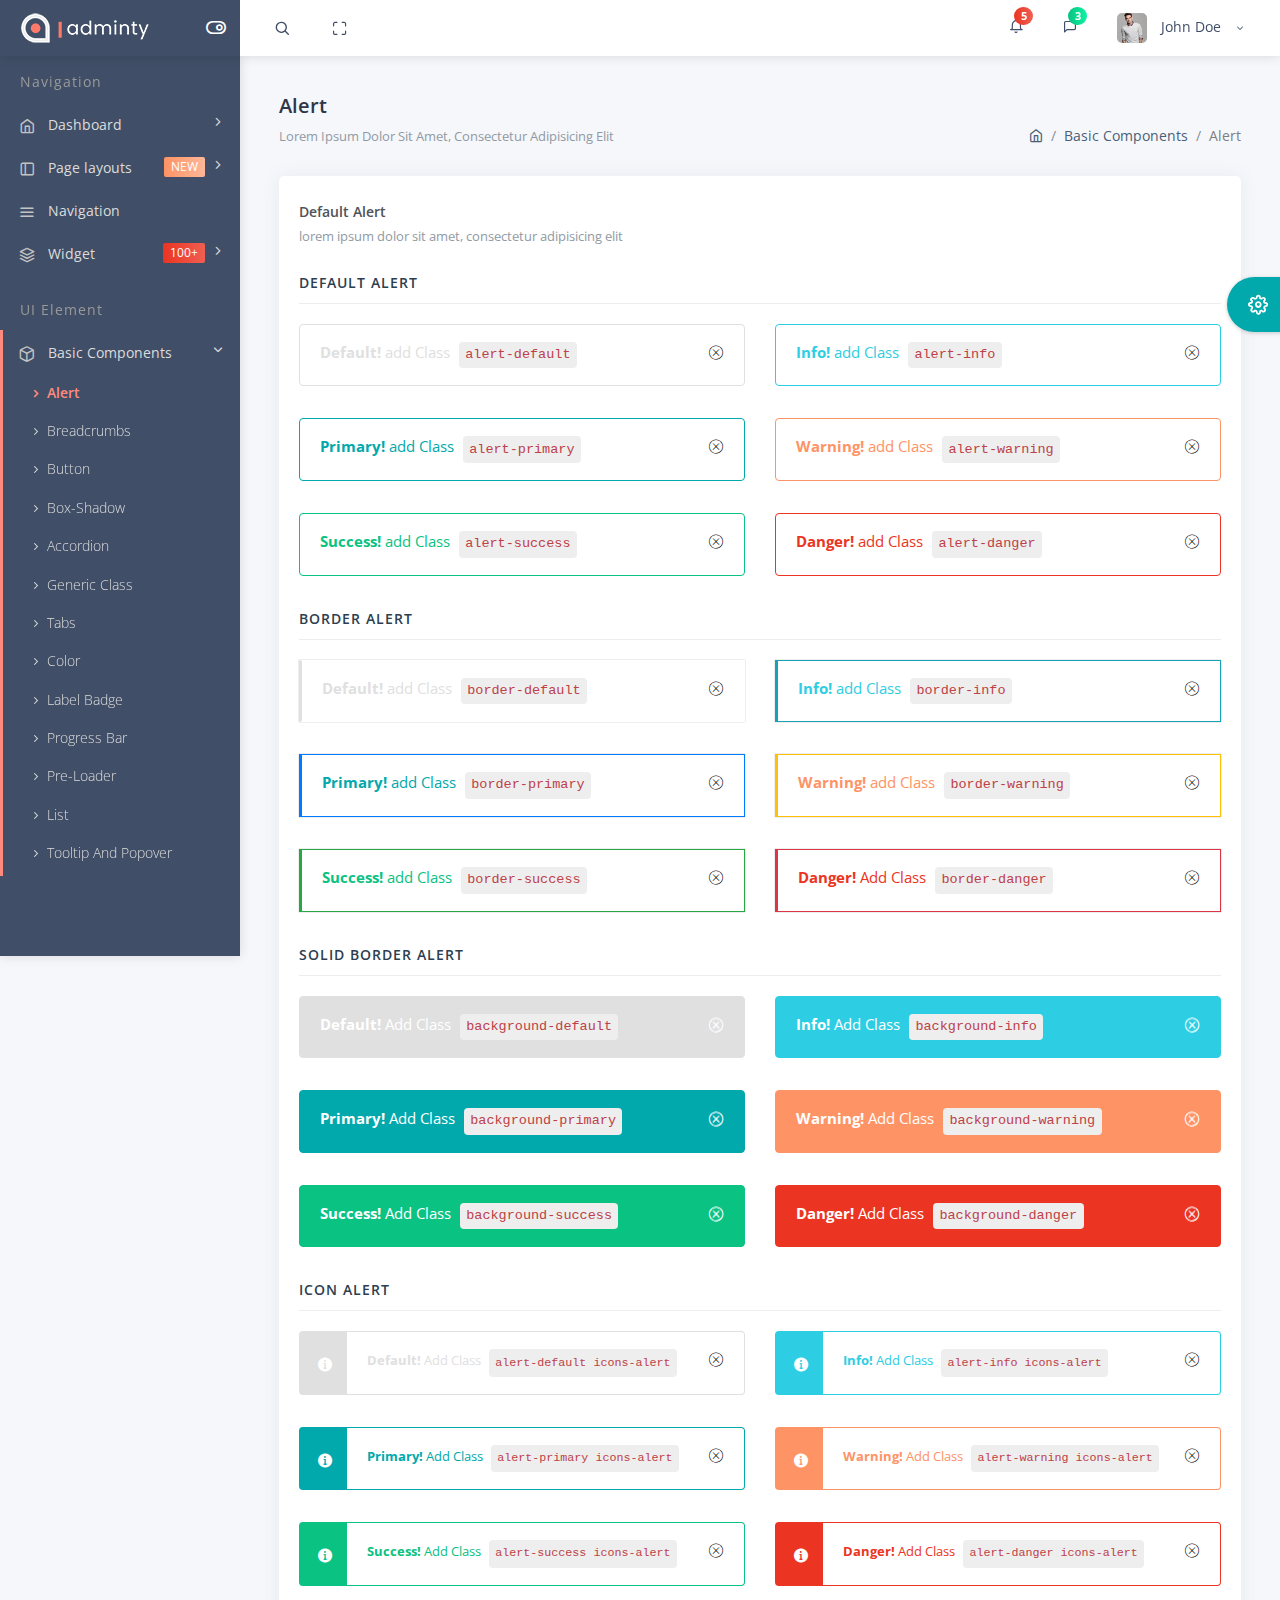
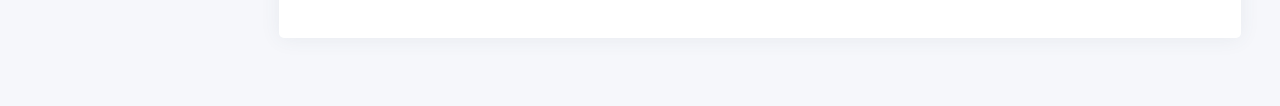
<file: public/backend/default/alert.htm>
﻿<!DOCTYPE html>
<html lang="en">

<head>
    <title>Adminty - Premium Admin Template by Colorlib </title>
    <!-- HTML5 Shim and Respond.js IE10 support of HTML5 elements and media queries -->
    <!-- WARNING: Respond.js doesn't work if you view the page via file:// -->
    <!--[if lt IE 10]>
      <script src="https://oss.maxcdn.com/libs/html5shiv/3.7.0/html5shiv.js"></script>
      <script src="https://oss.maxcdn.com/libs/respond.js/1.4.2/respond.min.js"></script>
      <![endif]-->
    <!-- Meta -->
    <meta charset="utf-8">
    <meta name="viewport" content="width=device-width, initial-scale=1.0, user-scalable=0, minimal-ui">
    <meta http-equiv="X-UA-Compatible" content="IE=edge">
    <meta name="description" content="#">
    <meta name="keywords" content="Admin , Responsive, Landing, Bootstrap, App, Template, Mobile, iOS, Android, apple, creative app">
    <meta name="author" content="#">
    <!-- Favicon icon -->
    <link rel="icon" href="..\files\assets\images\favicon.ico" type="image/x-icon">
    <!-- Google font--><link href="https://fonts.googleapis.com/css?family=Open+Sans:400,600,800" rel="stylesheet">
    <!-- Required Fremwork -->
    <link rel="stylesheet" type="text/css" href="..\files\bower_components\bootstrap\css\bootstrap.min.css">
    <!-- themify-icons line icon -->
    <link rel="stylesheet" type="text/css" href="..\files\assets\icon\themify-icons\themify-icons.css">
    <!-- ico font -->
    <link rel="stylesheet" type="text/css" href="..\files\assets\icon\icofont\css\icofont.css">
    <!-- feather Awesome -->
    <link rel="stylesheet" type="text/css" href="..\files\assets\icon\feather\css\feather.css">
    <!-- Style.css -->
    <link rel="stylesheet" type="text/css" href="..\files\assets\css\style.css">


    <link rel="stylesheet" type="text/css" href="..\files\assets\css\linearicons.css">

    <link rel="stylesheet" type="text/css" href="..\files\assets\css\jquery.mCustomScrollbar.css">
</head>

<body>
<!-- Pre-loader start -->
<div class="theme-loader">
    <div class="ball-scale">
        <div class='contain'>
            <div class="ring">
                <div class="frame"></div>
            </div>
            <div class="ring">
                <div class="frame"></div>
            </div>
            <div class="ring">
                <div class="frame"></div>
            </div>
            <div class="ring">
                <div class="frame"></div>
            </div>
            <div class="ring">
                <div class="frame"></div>
            </div>
            <div class="ring">
                <div class="frame"></div>
            </div>
            <div class="ring">
                <div class="frame"></div>
            </div>
            <div class="ring">
                <div class="frame"></div>
            </div>
            <div class="ring">
                <div class="frame"></div>
            </div>
            <div class="ring">
                <div class="frame"></div>
            </div>
        </div>
    </div>
</div>
<!-- Pre-loader end -->
<div id="pcoded" class="pcoded">
    <div class="pcoded-overlay-box"></div>
    <div class="pcoded-container navbar-wrapper">

        <nav class="navbar header-navbar pcoded-header">
            <div class="navbar-wrapper">

                <div class="navbar-logo">
                    <a class="mobile-menu" id="mobile-collapse" href="#!">
                        <i class="feather icon-menu"></i>
                    </a>
                    <a href="index-1.htm">
                        <img class="img-fluid" src="..\files\assets\images\logo.png" alt="Theme-Logo">
                    </a>
                    <a class="mobile-options">
                        <i class="feather icon-more-horizontal"></i>
                    </a>
                </div>

                <div class="navbar-container container-fluid">
                    <ul class="nav-left">
                        <li class="header-search">
                            <div class="main-search morphsearch-search">
                                <div class="input-group">
                                    <span class="input-group-addon search-close"><i class="feather icon-x"></i></span>
                                    <input type="text" class="form-control">
                                    <span class="input-group-addon search-btn"><i class="feather icon-search"></i></span>
                                </div>
                            </div>
                        </li>
                        <li>
                            <a href="#!" onclick="javascript:toggleFullScreen()">
                                <i class="feather icon-maximize full-screen"></i>
                            </a>
                        </li>
                    </ul>
                    <ul class="nav-right">
                        <li class="header-notification">
                            <div class="dropdown-primary dropdown">
                                <div class="dropdown-toggle" data-toggle="dropdown">
                                    <i class="feather icon-bell"></i>
                                    <span class="badge bg-c-pink">5</span>
                                </div>
                                <ul class="show-notification notification-view dropdown-menu" data-dropdown-in="fadeIn" data-dropdown-out="fadeOut">
                                    <li>
                                        <h6>Notifications</h6>
                                        <label class="label label-danger">New</label>
                                    </li>
                                    <li>
                                        <div class="media">
                                            <img class="d-flex align-self-center img-radius" src="..\files\assets\images\avatar-4.jpg" alt="Generic placeholder image">
                                            <div class="media-body">
                                                <h5 class="notification-user">John Doe</h5>
                                                <p class="notification-msg">Lorem ipsum dolor sit amet, consectetuer elit.</p>
                                                <span class="notification-time">30 minutes ago</span>
                                            </div>
                                        </div>
                                    </li>
                                    <li>
                                        <div class="media">
                                            <img class="d-flex align-self-center img-radius" src="..\files\assets\images\avatar-3.jpg" alt="Generic placeholder image">
                                            <div class="media-body">
                                                <h5 class="notification-user">Joseph William</h5>
                                                <p class="notification-msg">Lorem ipsum dolor sit amet, consectetuer elit.</p>
                                                <span class="notification-time">30 minutes ago</span>
                                            </div>
                                        </div>
                                    </li>
                                    <li>
                                        <div class="media">
                                            <img class="d-flex align-self-center img-radius" src="..\files\assets\images\avatar-4.jpg" alt="Generic placeholder image">
                                            <div class="media-body">
                                                <h5 class="notification-user">Sara Soudein</h5>
                                                <p class="notification-msg">Lorem ipsum dolor sit amet, consectetuer elit.</p>
                                                <span class="notification-time">30 minutes ago</span>
                                            </div>
                                        </div>
                                    </li>
                                </ul>
                            </div>
                        </li>
                        <li class="header-notification">
                            <div class="dropdown-primary dropdown">
                                <div class="displayChatbox dropdown-toggle" data-toggle="dropdown">
                                    <i class="feather icon-message-square"></i>
                                    <span class="badge bg-c-green">3</span>
                                </div>
                            </div>
                        </li>
                        <li class="user-profile header-notification">
                            <div class="dropdown-primary dropdown">
                                <div class="dropdown-toggle" data-toggle="dropdown">
                                    <img src="..\files\assets\images\avatar-4.jpg" class="img-radius" alt="User-Profile-Image">
                                    <span>John Doe</span>
                                    <i class="feather icon-chevron-down"></i>
                                </div>
                                <ul class="show-notification profile-notification dropdown-menu" data-dropdown-in="fadeIn" data-dropdown-out="fadeOut">
                                    <li>
                                        <a href="#!">
                                            <i class="feather icon-settings"></i> Settings
                                        </a>
                                    </li>
                                    <li>
                                        <a href="user-profile.htm">
                                            <i class="feather icon-user"></i> Profile
                                        </a>
                                    </li>
                                    <li>
                                        <a href="email-inbox.htm">
                                            <i class="feather icon-mail"></i> My Messages
                                        </a>
                                    </li>
                                    <li>
                                        <a href="auth-lock-screen.htm">
                                            <i class="feather icon-lock"></i> Lock Screen
                                        </a>
                                    </li>
                                    <li>
                                        <a href="auth-normal-sign-in.htm">
                                            <i class="feather icon-log-out"></i> Logout
                                        </a>
                                    </li>
                                </ul>

                            </div>
                        </li>
                    </ul>
                </div>
            </div>
        </nav>

        <!-- Sidebar chat start -->
        <div id="sidebar" class="users p-chat-user showChat">
            <div class="had-container">
                <div class="card card_main p-fixed users-main">
                    <div class="user-box">
                        <div class="chat-inner-header">
                            <div class="back_chatBox">
                                <div class="right-icon-control">
                                    <input type="text" class="form-control  search-text" placeholder="Search Friend" id="search-friends">
                                    <div class="form-icon">
                                        <i class="icofont icofont-search"></i>
                                    </div>
                                </div>
                            </div>
                        </div>
                        <div class="main-friend-list">
                            <div class="media userlist-box" data-id="1" data-status="online" data-username="Josephin Doe" data-toggle="tooltip" data-placement="left" title="Josephin Doe">
                                <a class="media-left" href="#!">
                                    <img class="media-object img-radius img-radius" src="..\files\assets\images\avatar-3.jpg" alt="Generic placeholder image ">
                                    <div class="live-status bg-success"></div>
                                </a>
                                <div class="media-body">
                                    <div class="f-13 chat-header">Josephin Doe</div>
                                </div>
                            </div>
                            <div class="media userlist-box" data-id="2" data-status="online" data-username="Lary Doe" data-toggle="tooltip" data-placement="left" title="Lary Doe">
                                <a class="media-left" href="#!">
                                    <img class="media-object img-radius" src="..\files\assets\images\avatar-2.jpg" alt="Generic placeholder image">
                                    <div class="live-status bg-success"></div>
                                </a>
                                <div class="media-body">
                                    <div class="f-13 chat-header">Lary Doe</div>
                                </div>
                            </div>
                            <div class="media userlist-box" data-id="3" data-status="online" data-username="Alice" data-toggle="tooltip" data-placement="left" title="Alice">
                                <a class="media-left" href="#!">
                                    <img class="media-object img-radius" src="..\files\assets\images\avatar-4.jpg" alt="Generic placeholder image">
                                    <div class="live-status bg-success"></div>
                                </a>
                                <div class="media-body">
                                    <div class="f-13 chat-header">Alice</div>
                                </div>
                            </div>
                            <div class="media userlist-box" data-id="4" data-status="online" data-username="Alia" data-toggle="tooltip" data-placement="left" title="Alia">
                                <a class="media-left" href="#!">
                                    <img class="media-object img-radius" src="..\files\assets\images\avatar-3.jpg" alt="Generic placeholder image">
                                    <div class="live-status bg-success"></div>
                                </a>
                                <div class="media-body">
                                    <div class="f-13 chat-header">Alia</div>
                                </div>
                            </div>
                            <div class="media userlist-box" data-id="5" data-status="online" data-username="Suzen" data-toggle="tooltip" data-placement="left" title="Suzen">
                                <a class="media-left" href="#!">
                                    <img class="media-object img-radius" src="..\files\assets\images\avatar-2.jpg" alt="Generic placeholder image">
                                    <div class="live-status bg-success"></div>
                                </a>
                                <div class="media-body">
                                    <div class="f-13 chat-header">Suzen</div>
                                </div>
                            </div>
                        </div>
                    </div>
                </div>
            </div>
        </div>
        <!-- Sidebar inner chat start-->
        <div class="showChat_inner">
            <div class="media chat-inner-header">
                <a class="back_chatBox">
                    <i class="feather icon-chevron-left"></i> Josephin Doe
                </a>
            </div>
            <div class="media chat-messages">
                <a class="media-left photo-table" href="#!">
                    <img class="media-object img-radius img-radius m-t-5" src="..\files\assets\images\avatar-3.jpg" alt="Generic placeholder image">
                </a>
                <div class="media-body chat-menu-content">
                    <div class="">
                        <p class="chat-cont">I'm just looking around. Will you tell me something about yourself?</p>
                        <p class="chat-time">8:20 a.m.</p>
                    </div>
                </div>
            </div>
            <div class="media chat-messages">
                <div class="media-body chat-menu-reply">
                    <div class="">
                        <p class="chat-cont">I'm just looking around. Will you tell me something about yourself?</p>
                        <p class="chat-time">8:20 a.m.</p>
                    </div>
                </div>
                <div class="media-right photo-table">
                    <a href="#!">
                        <img class="media-object img-radius img-radius m-t-5" src="..\files\assets\images\avatar-4.jpg" alt="Generic placeholder image">
                    </a>
                </div>
            </div>
            <div class="chat-reply-box p-b-20">
                <div class="right-icon-control">
                    <input type="text" class="form-control search-text" placeholder="Share Your Thoughts">
                    <div class="form-icon">
                        <i class="feather icon-navigation"></i>
                    </div>
                </div>
            </div>
        </div>
        <!-- Sidebar inner chat end-->
        <div class="pcoded-main-container">
            <div class="pcoded-wrapper">
                <nav class="pcoded-navbar">
                    <div class="pcoded-inner-navbar main-menu">
                        <div class="pcoded-navigatio-lavel">Navigation</div>
                        <ul class="pcoded-item pcoded-left-item">
                            <li class="pcoded-hasmenu">
                                <a href="javascript:void(0)">
                                    <span class="pcoded-micon"><i class="feather icon-home"></i></span>
                                    <span class="pcoded-mtext">Dashboard</span>
                                </a>
                                <ul class="pcoded-submenu">
                                    <li class="">
                                        <a href="index-1.htm">
                                            <span class="pcoded-mtext">Default</span>
                                        </a>
                                    </li>
                                    <li class="">
                                        <a href="dashboard-crm.htm">
                                            <span class="pcoded-mtext">CRM</span>
                                        </a>
                                    </li>
                                    <li class=" ">
                                        <a href="dashboard-analytics.htm">
                                            <span class="pcoded-mtext">Analytics</span>
                                            <span class="pcoded-badge label label-info ">NEW</span>
                                        </a>
                                    </li>
                                </ul>
                            </li>
                            <li class="pcoded-hasmenu">
                                <a href="javascript:void(0)">
                                    <span class="pcoded-micon"><i class="feather icon-sidebar"></i></span>
                                    <span class="pcoded-mtext">Page layouts</span>
                                    <span class="pcoded-badge label label-warning">NEW</span>
                                </a>
                                <ul class="pcoded-submenu">
                                    <li class=" pcoded-hasmenu">
                                        <a href="javascript:void(0)">
                                            <span class="pcoded-mtext">Vertical</span>
                                        </a>
                                        <ul class="pcoded-submenu">
                                            <li class=" ">
                                                <a href="menu-static.htm">
                                                    <span class="pcoded-mtext">Static Layout</span>
                                                </a>
                                            </li>
                                            <li class=" ">
                                                <a href="menu-header-fixed.htm">
                                                    <span class="pcoded-mtext">Header Fixed</span>
                                                </a>
                                            </li>
                                            <li class=" ">
                                                <a href="menu-compact.htm">
                                                    <span class="pcoded-mtext">Compact</span>
                                                </a>
                                            </li>
                                            <li class=" ">
                                                <a href="menu-sidebar.htm">
                                                    <span class="pcoded-mtext">Sidebar Fixed</span>
                                                </a>
                                            </li>

                                        </ul>
                                    </li>
                                    <li class=" pcoded-hasmenu">
                                        <a href="javascript:void(0)">
                                            <span class="pcoded-mtext">Horizontal</span>
                                        </a>
                                        <ul class="pcoded-submenu">
                                            <li class=" ">
                                                <a href="menu-horizontal-static.htm" target="_blank">
                                                    <span class="pcoded-mtext">Static Layout</span>
                                                </a>
                                            </li>
                                            <li class=" ">
                                                <a href="menu-horizontal-fixed.htm" target="_blank">
                                                    <span class="pcoded-mtext">Fixed layout</span>
                                                </a>
                                            </li>
                                            <li class=" ">
                                                <a href="menu-horizontal-icon.htm" target="_blank">
                                                    <span class="pcoded-mtext">Static With Icon</span>
                                                </a>
                                            </li>
                                            <li class=" ">
                                                <a href="menu-horizontal-icon-fixed.htm" target="_blank">
                                                    <span class="pcoded-mtext">Fixed With Icon</span>
                                                </a>
                                            </li>
                                        </ul>
                                    </li>
                                    <li class=" ">
                                        <a href="menu-bottom.htm">
                                            <span class="pcoded-mtext">Bottom Menu</span>
                                        </a>
                                    </li>
                                    <li class=" ">
                                        <a href="box-layout.htm" target="_blank">
                                            <span class="pcoded-mtext">Box Layout</span>
                                        </a>
                                    </li>
                                    <li class=" ">
                                        <a href="menu-rtl.htm" target="_blank">
                                            <span class="pcoded-mtext">RTL</span>
                                        </a>
                                    </li>
                                </ul>
                            </li>
                            <li class="">
                                <a href="navbar-light.htm">
                                    <span class="pcoded-micon"><i class="feather icon-menu"></i></span>
                                    <span class="pcoded-mtext">Navigation</span>
                                </a>
                            </li>
                            <li class="pcoded-hasmenu">
                                <a href="javascript:void(0)">
                                    <span class="pcoded-micon"><i class="feather icon-layers"></i></span>
                                    <span class="pcoded-mtext">Widget</span>
                                    <span class="pcoded-badge label label-danger">100+</span>
                                </a>
                                <ul class="pcoded-submenu">
                                    <li class="">
                                        <a href="widget-statistic.htm">
                                            <span class="pcoded-mtext">Statistic</span>
                                        </a>
                                    </li>
                                    <li class=" ">
                                        <a href="widget-data.htm">
                                            <span class="pcoded-mtext">Data</span>
                                        </a>
                                    </li>
                                    <li class="">
                                        <a href="widget-chart.htm">
                                            <span class="pcoded-mtext">Chart Widget</span>
                                        </a>
                                    </li>

                                </ul>
                            </li>
                        </ul>
                        <div class="pcoded-navigatio-lavel">UI Element</div>
                        <ul class="pcoded-item pcoded-left-item">
                            <li class="pcoded-hasmenu pcoded-trigger">
                                <a href="javascript:void(0)">
                                    <span class="pcoded-micon"><i class="feather icon-box"></i></span>
                                    <span class="pcoded-mtext">Basic Components</span>
                                </a>
                                <ul class="pcoded-submenu">
                                    <li class="active">
                                        <a href="alert.htm">
                                            <span class="pcoded-mtext">Alert</span>
                                        </a>
                                    </li>
                                    <li class=" ">
                                        <a href="breadcrumb.htm">
                                            <span class="pcoded-mtext">Breadcrumbs</span>
                                        </a>
                                    </li>
                                    <li class=" ">
                                        <a href="button.htm">
                                            <span class="pcoded-mtext">Button</span>
                                        </a>
                                    </li>
                                    <li class=" ">
                                        <a href="box-shadow.htm">
                                            <span class="pcoded-mtext">Box-Shadow</span>
                                        </a>
                                    </li>
                                    <li class=" ">
                                        <a href="accordion.htm">
                                            <span class="pcoded-mtext">Accordion</span>
                                        </a>
                                    </li>
                                    <li class=" ">
                                        <a href="generic-class.htm">
                                            <span class="pcoded-mtext">Generic Class</span>
                                        </a>
                                    </li>
                                    <li class=" ">
                                        <a href="tabs.htm">
                                            <span class="pcoded-mtext">Tabs</span>
                                        </a>
                                    </li>
                                    <li class=" ">
                                        <a href="color.htm">
                                            <span class="pcoded-mtext">Color</span>
                                        </a>
                                    </li>
                                    <li class=" ">
                                        <a href="label-badge.htm">
                                            <span class="pcoded-mtext">Label Badge</span>
                                        </a>
                                    </li>
                                    <li class=" ">
                                        <a href="progress-bar.htm">
                                            <span class="pcoded-mtext">Progress Bar</span>
                                        </a>
                                    </li>
                                    <li class=" ">
                                        <a href="preloader.htm">
                                            <span class="pcoded-mtext">Pre-Loader</span>
                                        </a>
                                    </li>
                                    <li class=" ">
                                        <a href="list.htm">
                                            <span class="pcoded-mtext">List</span>
                                        </a>
                                    </li>
                                    <li class=" ">
                                        <a href="tooltip.htm">
                                            <span class="pcoded-mtext">Tooltip And Popover</span>
                                        </a>
                                    </li>
                                    <li class=" ">
                                        <a href="typography.htm">
                                            <span class="pcoded-mtext">Typography</span>
                                        </a>
                                    </li>
                                    <li class=" ">
                                        <a href="other.htm">
                                            <span class="pcoded-mtext">Other</span>
                                        </a>
                                    </li>
                                </ul>
                            </li>
                            <li class="pcoded-hasmenu">
                                <a href="javascript:void(0)">
                                    <span class="pcoded-micon"><i class="feather icon-gitlab"></i></span>
                                    <span class="pcoded-mtext">Advance Components</span>
                                </a>
                                <ul class="pcoded-submenu">
                                    <li class=" ">
                                        <a href="draggable.htm">
                                            <span class="pcoded-mtext">Draggable</span>
                                        </a>
                                    </li>
                                    <li class=" ">
                                        <a href="bs-grid.htm">
                                            <span class="pcoded-mtext">Grid Stack</span>
                                        </a>
                                    </li>
                                    <li class=" ">
                                        <a href="light-box.htm">
                                            <span class="pcoded-mtext">Light Box</span>
                                        </a>
                                    </li>
                                    <li class=" ">
                                        <a href="modal.htm">
                                            <span class="pcoded-mtext">Modal</span>
                                        </a>
                                    </li>
                                    <li class=" ">
                                        <a href="notification.htm">
                                            <span class="pcoded-mtext">Notifications</span>
                                        </a>
                                    </li>
                                    <li class=" ">
                                        <a href="notify.htm">
                                            <span class="pcoded-mtext">PNOTIFY</span>
                                            <span class="pcoded-badge label label-info">NEW</span>
                                        </a>
                                    </li>
                                    <li class=" ">
                                        <a href="rating.htm">
                                            <span class="pcoded-mtext">Rating</span>
                                        </a>
                                    </li>
                                    <li class=" ">
                                        <a href="range-slider.htm">
                                            <span class="pcoded-mtext">Range Slider</span>
                                        </a>
                                    </li>
                                    <li class=" ">
                                        <a href="slider.htm">
                                            <span class="pcoded-mtext">Slider</span>
                                        </a>
                                    </li>
                                    <li class=" ">
                                        <a href="syntax-highlighter.htm">
                                            <span class="pcoded-mtext">Syntax Highlighter</span>
                                        </a>
                                    </li>
                                    <li class=" ">
                                        <a href="tour.htm">
                                            <span class="pcoded-mtext">Tour</span>
                                        </a>
                                    </li>
                                    <li class=" ">
                                        <a href="treeview.htm">
                                            <span class="pcoded-mtext">Tree View</span>
                                        </a>
                                    </li>
                                    <li class=" ">
                                        <a href="nestable.htm">
                                            <span class="pcoded-mtext">Nestable</span>
                                        </a>
                                    </li>
                                    <li class=" ">
                                        <a href="toolbar.htm">
                                            <span class="pcoded-mtext">Toolbar</span>
                                        </a>
                                    </li>
                                    <li class=" ">
                                        <a href="x-editable.htm">
                                            <span class="pcoded-mtext">X-Editable</span>
                                        </a>
                                    </li>
                                </ul>
                            </li>
                            <li class="pcoded-hasmenu">
                                <a href="javascript:void(0)">
                                    <span class="pcoded-micon"><i class="feather icon-package"></i></span>
                                    <span class="pcoded-mtext">Extra Components</span>
                                </a>
                                <ul class="pcoded-submenu">
                                    <li class=" ">
                                        <a href="session-timeout.htm">
                                            <span class="pcoded-mtext">Session Timeout</span>
                                        </a>
                                    </li>
                                    <li class=" ">
                                        <a href="session-idle-timeout.htm">
                                            <span class="pcoded-mtext">Session Idle Timeout</span>
                                        </a>
                                    </li>
                                    <li class=" ">
                                        <a href="offline.htm">
                                            <span class="pcoded-mtext">Offline</span>
                                        </a>
                                    </li>

                                </ul>
                            </li>
                            <li class=" ">
                                <a href="animation.htm">
                                    <span class="pcoded-micon"><i class="feather icon-aperture rotate-refresh"></i><b>A</b></span>
                                    <span class="pcoded-mtext">Animations</span>
                                </a>
                            </li>
                            <li class=" ">
                                <a href="sticky.htm">
                                    <span class="pcoded-micon"><i class="feather icon-cpu"></i></span>
                                    <span class="pcoded-mtext">Sticky Notes</span>
                                    <span class="pcoded-badge label label-danger">HOT</span>
                                </a>
                            </li>
                            <li class="pcoded-hasmenu">
                                <a href="javascript:void(0)">
                                    <span class="pcoded-micon"><i class="feather icon-command"></i></span>
                                    <span class="pcoded-mtext">Icons</span>
                                </a>
                                <ul class="pcoded-submenu">
                                    <li class=" ">
                                        <a href="icon-font-awesome.htm">
                                            <span class="pcoded-mtext">Font Awesome</span>
                                        </a>
                                    </li>
                                    <li class=" ">
                                        <a href="icon-themify.htm">
                                            <span class="pcoded-mtext">Themify</span>
                                        </a>
                                    </li>
                                    <li class=" ">
                                        <a href="icon-simple-line.htm">
                                            <span class="pcoded-mtext">Simple Line Icon</span>
                                        </a>
                                    </li>
                                    <li class=" ">
                                        <a href="icon-ion.htm">
                                            <span class="pcoded-mtext">Ion Icon</span>
                                        </a>
                                    </li>
                                    <li class=" ">
                                        <a href="icon-material-design.htm">
                                            <span class="pcoded-mtext">Material Design</span>
                                        </a>
                                    </li>
                                    <li class=" ">
                                        <a href="icon-icofonts.htm">
                                            <span class="pcoded-mtext">Ico Fonts</span>
                                        </a>
                                    </li>
                                    <li class=" ">
                                        <a href="icon-weather.htm">
                                            <span class="pcoded-mtext">Weather Icon</span>
                                        </a>
                                    </li>
                                    <li class=" ">
                                        <a href="icon-typicons.htm">
                                            <span class="pcoded-mtext">Typicons</span>
                                        </a>
                                    </li>
                                    <li class=" ">
                                        <a href="icon-flags.htm">
                                            <span class="pcoded-mtext">Flags</span>
                                        </a>
                                    </li>
                                </ul>
                            </li>
                        </ul>
                        <div class="pcoded-navigatio-lavel">Forms</div>
                        <ul class="pcoded-item pcoded-left-item">
                            <li class="pcoded-hasmenu">
                                <a href="javascript:void(0)">
                                    <span class="pcoded-micon"><i class="feather icon-clipboard"></i></span>
                                    <span class="pcoded-mtext">Form Components</span>
                                </a>
                                <ul class="pcoded-submenu">
                                    <li class=" ">
                                        <a href="form-elements-component.htm">
                                            <span class="pcoded-mtext">Form Components</span>
                                        </a>
                                    </li>
                                    <li class=" ">
                                        <a href="form-elements-add-on.htm">
                                            <span class="pcoded-mtext">Form-Elements-Add-On</span>
                                        </a>
                                    </li>
                                    <li class=" ">
                                        <a href="form-elements-advance.htm">
                                            <span class="pcoded-mtext">Form-Elements-Advance</span>
                                        </a>
                                    </li>
                                    <li class=" ">
                                        <a href="form-validation.htm">
                                            <span class="pcoded-mtext">Form Validation</span>
                                        </a>
                                    </li>
                                </ul>
                            </li>
                            <li class=" ">
                                <a href="form-picker.htm">
                                    <span class="pcoded-micon"><i class="feather icon-edit-1"></i></span>
                                    <span class="pcoded-mtext">Form Picker</span>
                                    <span class="pcoded-badge label label-warning">NEW</span>
                                </a>
                            </li>
                            <li class=" ">
                                <a href="form-select.htm">
                                    <span class="pcoded-micon"><i class="feather icon-feather"></i></span>
                                    <span class="pcoded-mtext">Form Select</span>
                                </a>
                            </li>
                            <li class=" ">
                                <a href="form-masking.htm">
                                    <span class="pcoded-micon"><i class="feather icon-shield"></i></span>
                                    <span class="pcoded-mtext">Form Masking</span>
                                </a>
                            </li>
                            <li class=" ">
                                <a href="form-wizard.htm">
                                    <span class="pcoded-micon"><i class="feather icon-tv"></i></span>
                                    <span class="pcoded-mtext">Form Wizard</span>
                                </a>
                            </li>
                            <li class="pcoded-hasmenu">
                                <a href="javascript:void(0)">
                                    <span class="pcoded-micon"><i class="feather icon-book"></i></span>
                                    <span class="pcoded-mtext">Ready To Use</span>
                                    <span class="pcoded-badge label label-danger">HOT</span>
                                </a>
                                <ul class="pcoded-submenu">
                                    <li class=" ">
                                        <a href="ready-cloned-elements-form.htm">
                                            <span class="pcoded-mtext">Cloned Elements Form</span>
                                        </a>
                                    </li>
                                    <li class=" ">
                                        <a href="ready-currency-form.htm">
                                            <span class="pcoded-mtext">Currency Form</span>
                                        </a>
                                    </li>
                                    <li class=" ">
                                        <a href="ready-form-booking.htm">
                                            <span class="pcoded-mtext">Booking Form</span>
                                        </a>
                                    </li>
                                    <li class=" ">
                                        <a href="ready-form-booking-multi-steps.htm">
                                            <span class="pcoded-mtext">Booking Multi Steps Form</span>
                                        </a>
                                    </li>
                                    <li class=" ">
                                        <a href="ready-form-comment.htm">
                                            <span class="pcoded-mtext">Comment Form</span>
                                        </a>
                                    </li>
                                    <li class=" ">
                                        <a href="ready-form-contact.htm">
                                            <span class="pcoded-mtext">Contact Form</span>
                                        </a>
                                    </li>
                                    <li class=" ">
                                        <a href="ready-job-application-form.htm">
                                            <span class="pcoded-mtext">Job Application Form</span>
                                        </a>
                                    </li>
                                    <li class=" ">
                                        <a href="ready-js-addition-form.htm">
                                            <span class="pcoded-mtext">JS Addition Form</span>
                                        </a>
                                    </li>
                                    <li class=" ">
                                        <a href="ready-login-form.htm">
                                            <span class="pcoded-mtext">Login Form</span>
                                        </a>
                                    </li>
                                    <li class=" ">
                                        <a href="ready-popup-modal-form.htm" target="_blank">
                                            <span class="pcoded-mtext">Popup Modal Form</span>
                                        </a>
                                    </li>
                                    <li class=" ">
                                        <a href="ready-registration-form.htm">
                                            <span class="pcoded-mtext">Registration Form</span>
                                        </a>
                                    </li>
                                    <li class=" ">
                                        <a href="ready-review-form.htm">
                                            <span class="pcoded-mtext">Review Form</span>
                                        </a>
                                    </li>
                                    <li class=" ">
                                        <a href="ready-subscribe-form.htm">
                                            <span class="pcoded-mtext">Subscribe Form</span>
                                        </a>
                                    </li>
                                    <li class=" ">
                                        <a href="ready-suggestion-form.htm">
                                            <span class="pcoded-mtext">Suggestion Form</span>
                                        </a>
                                    </li>
                                    <li class=" ">
                                        <a href="ready-tabs-form.htm">
                                            <span class="pcoded-mtext">Tabs Form</span>
                                        </a>
                                    </li>
                                </ul>
                            </li>
                        </ul>
                        <div class="pcoded-navigatio-lavel">Tables</div>
                        <ul class="pcoded-item pcoded-left-item">
                            <li class="pcoded-hasmenu">
                                <a href="javascript:void(0)">
                                    <span class="pcoded-micon"><i class="feather icon-credit-card"></i></span>
                                    <span class="pcoded-mtext">Bootstrap Table</span>
                                </a>
                                <ul class="pcoded-submenu">
                                    <li class=" ">
                                        <a href="bs-basic-table.htm">
                                            <span class="pcoded-mtext">Basic Table</span>
                                        </a>
                                    </li>
                                    <li class=" ">
                                        <a href="bs-table-sizing.htm">
                                            <span class="pcoded-mtext">Sizing Table</span>
                                        </a>
                                    </li>
                                    <li class=" ">
                                        <a href="bs-table-border.htm">
                                            <span class="pcoded-mtext">Border Table</span>
                                        </a>
                                    </li>
                                    <li class=" ">
                                        <a href="bs-table-styling.htm">
                                            <span class="pcoded-mtext">Styling Table</span>
                                        </a>
                                    </li>
                                </ul>
                            </li>
                            <li class="pcoded-hasmenu">
                                <a href="javascript:void(0)">
                                    <span class="pcoded-micon"><i class="feather icon-inbox"></i></span>
                                    <span class="pcoded-mtext">Data Table</span>
                                    <span class="pcoded-mcaret"></span>
                                </a>
                                <ul class="pcoded-submenu">
                                    <li class=" ">
                                        <a href="dt-basic.htm">
                                            <span class="pcoded-mtext">Basic Initialization</span>
                                        </a>
                                    </li>
                                    <li class=" ">
                                        <a href="dt-advance.htm">
                                            <span class="pcoded-mtext">Advance Initialization</span>
                                        </a>
                                    </li>
                                    <li class=" ">
                                        <a href="dt-styling.htm">
                                            <span class="pcoded-mtext">Styling</span>
                                        </a>
                                    </li>
                                    <li class=" ">
                                        <a href="dt-api.htm">
                                            <span class="pcoded-mtext">API</span>
                                        </a>
                                    </li>
                                    <li class=" ">
                                        <a href="dt-ajax.htm">
                                            <span class="pcoded-mtext">Ajax</span>
                                        </a>
                                    </li>
                                    <li class=" ">
                                        <a href="dt-server-side.htm">
                                            <span class="pcoded-mtext">Server Side</span>
                                        </a>
                                    </li>
                                    <li class=" ">
                                        <a href="dt-plugin.htm">
                                            <span class="pcoded-mtext">Plug-In</span>
                                        </a>
                                    </li>
                                    <li class=" ">
                                        <a href="dt-data-sources.htm">
                                            <span class="pcoded-mtext">Data Sources</span>
                                        </a>
                                    </li>

                                </ul>
                            </li>
                            <li class="pcoded-hasmenu">
                                <a href="javascript:void(0)">
                                    <span class="pcoded-micon"><i class="feather icon-server"></i></span>
                                    <span class="pcoded-mtext">Data Table Extensions</span>
                                </a>
                                <ul class="pcoded-submenu">
                                    <li class=" ">
                                        <a href="dt-ext-autofill.htm">
                                            <span class="pcoded-mtext">AutoFill</span>
                                        </a>
                                    </li>
                                    <li class="pcoded-hasmenu">
                                        <a href="javascript:void(0)">
                                            <span class="pcoded-mtext">Button</span>
                                        </a>
                                        <ul class="pcoded-submenu">
                                            <li class=" ">
                                                <a href="dt-ext-basic-buttons.htm">
                                                    <span class="pcoded-mtext">Basic Button</span>
                                                </a>
                                            </li>
                                            <li class=" ">
                                                <a href="dt-ext-buttons-html-5-data-export.htm">
                                                    <span class="pcoded-mtext">Html-5 Data Export</span>
                                                </a>
                                            </li>
                                        </ul>
                                    </li>
                                    <li class=" ">
                                        <a href="dt-ext-col-reorder.htm">
                                            <span class="pcoded-mtext">Col Reorder</span>
                                        </a>
                                    </li>
                                    <li class=" ">
                                        <a href="dt-ext-fixed-columns.htm">
                                            <span class="pcoded-mtext">Fixed Columns</span>
                                        </a>
                                    </li>
                                    <li class=" ">
                                        <a href="dt-ext-fixed-header.htm">
                                            <span class="pcoded-mtext">Fixed Header</span>
                                        </a>
                                    </li>
                                    <li class=" ">
                                        <a href="dt-ext-key-table.htm">
                                            <span class="pcoded-mtext">Key Table</span>
                                        </a>
                                    </li>
                                    <li class=" ">
                                        <a href="dt-ext-responsive.htm">
                                            <span class="pcoded-mtext">Responsive</span>
                                        </a>
                                    </li>
                                    <li class=" ">
                                        <a href="dt-ext-row-reorder.htm">
                                            <span class="pcoded-mtext">Row Reorder</span>
                                        </a>
                                    </li>
                                    <li class=" ">
                                        <a href="dt-ext-scroller.htm">
                                            <span class="pcoded-mtext">Scroller</span>
                                        </a>
                                    </li>
                                    <li class=" ">
                                        <a href="dt-ext-select.htm">
                                            <span class="pcoded-mtext">Select Table</span>
                                        </a>
                                    </li>
                                </ul>
                            </li>
                            <li class=" ">
                                <a href="foo-table.htm">
                                    <span class="pcoded-micon"><i class="feather icon-hash"></i></span>
                                    <span class="pcoded-mtext">FooTable</span>
                                </a>
                            </li>
                            <li class="pcoded-hasmenu ">
                                <a href="javascript:void(0)">
                                    <span class="pcoded-micon"><i class="feather icon-airplay"></i></span>
                                    <span class="pcoded-mtext">Handson Table</span>
                                </a>
                                <ul class="pcoded-submenu">
                                    <li class="">
                                        <a href="handson-appearance.htm">
                                            <span class="pcoded-mtext">Appearance</span>
                                        </a>
                                    </li>
                                    <li class="">
                                        <a href="handson-data-operation.htm">
                                            <span class="pcoded-mtext">Data Operation</span>
                                        </a>
                                    </li>
                                    <li class="">
                                        <a href="handson-rows-cols.htm">
                                            <span class="pcoded-mtext">Rows Columns</span>
                                        </a>
                                    </li>
                                    <li class="">
                                        <a href="handson-columns-only.htm">
                                            <span class="pcoded-mtext">Columns Only</span>
                                        </a>
                                    </li>
                                    <li class="">
                                        <a href="handson-cell-features.htm">
                                            <span class="pcoded-mtext">Cell Features</span>
                                        </a>
                                    </li>
                                    <li class="">
                                        <a href="handson-cell-types.htm">
                                            <span class="pcoded-mtext">Cell Types</span>
                                        </a>
                                    </li>
                                    <li class="">
                                        <a href="handson-integrations.htm">
                                            <span class="pcoded-mtext">Integrations</span>
                                        </a>
                                    </li>
                                    <li class="">
                                        <a href="handson-rows-only.htm">
                                            <span class="pcoded-mtext">Rows Only</span>
                                        </a>
                                    </li>
                                    <li class="">
                                        <a href="handson-utilities.htm">
                                            <span class="pcoded-mtext">Utilities</span>
                                        </a>
                                    </li>
                                </ul>
                            </li>
                            <li class="">
                                <a href="editable-table.htm">
                                    <span class="pcoded-micon"><i class="feather icon-edit"></i></span>
                                    <span class="pcoded-mtext">Editable Table</span>
                                </a>
                            </li>
                        </ul>
                        <div class="pcoded-navigatio-lavel">Chart And Maps</div>
                        <ul class="pcoded-item pcoded-left-item">
                            <li class="pcoded-hasmenu ">
                                <a href="javascript:void(0)">
                                    <span class="pcoded-micon"><i class="feather icon-pie-chart"></i></span>
                                    <span class="pcoded-mtext">Charts</span>
                                </a>
                                <ul class="pcoded-submenu">
                                    <li class="">
                                        <a href="chart-google.htm">
                                            <span class="pcoded-mtext">Google Chart</span>
                                        </a>
                                    </li>
                                    <li class="">
                                        <a href="chart-echart.htm">
                                            <span class="pcoded-mtext">Echarts</span>
                                        </a>
                                    </li>
                                    <li class="">
                                        <a href="chart-chartjs.htm">
                                            <span class="pcoded-mtext">ChartJs</span>
                                        </a>
                                    </li>
                                    <li class="">
                                        <a href="chart-list.htm">
                                            <span class="pcoded-mtext">List Chart</span>
                                        </a>
                                    </li>
                                    <li class="">
                                        <a href="chart-float.htm">
                                            <span class="pcoded-mtext">Float Chart</span>
                                        </a>
                                    </li>
                                    <li class="">
                                        <a href="chart-knob.htm">
                                            <span class="pcoded-mtext">Knob chart</span>
                                        </a>
                                    </li>
                                    <li class="">
                                        <a href="chart-morris.htm">
                                            <span class="pcoded-mtext">Morris Chart</span>
                                        </a>
                                    </li>
                                    <li class="">
                                        <a href="chart-nvd3.htm">
                                            <span class="pcoded-mtext">Nvd3 Chart</span>
                                        </a>
                                    </li>
                                    <li class="">
                                        <a href="chart-peity.htm">
                                            <span class="pcoded-mtext">Peity Chart</span>
                                        </a>
                                    </li>
                                    <li class="">
                                        <a href="chart-radial.htm">
                                            <span class="pcoded-mtext">Radial Chart</span>
                                        </a>
                                    </li>
                                    <li class="">
                                        <a href="chart-rickshaw.htm">
                                            <span class="pcoded-mtext">Rickshaw Chart</span>
                                        </a>
                                    </li>
                                    <li class="">
                                        <a href="chart-sparkline.htm">
                                            <span class="pcoded-mtext">Sparkline Chart</span>
                                        </a>
                                    </li>
                                    <li class="">
                                        <a href="chart-c3.htm">
                                            <span class="pcoded-mtext">C3 Chart</span>
                                        </a>
                                    </li>
                                </ul>
                            </li>
                            <li class="pcoded-hasmenu ">
                                <a href="javascript:void(0)">
                                    <span class="pcoded-micon"><i class="feather icon-map"></i></span>
                                    <span class="pcoded-mtext">Maps</span>
                                </a>
                                <ul class="pcoded-submenu">
                                    <li class="">
                                        <a href="map-google.htm">
                                            <span class="pcoded-mtext">Google Maps</span>
                                        </a>
                                    </li>
                                    <li class="">
                                        <a href="map-vector.htm">
                                            <span class="pcoded-mtext">Vector Maps</span>
                                        </a>
                                    </li>
                                    <li class="">
                                        <a href="map-api.htm">
                                            <span class="pcoded-mtext">Google Map Search API</span>
                                        </a>
                                    </li>
                                    <li class="">
                                        <a href="location.htm">
                                            <span class="pcoded-mtext">Location</span>
                                        </a>
                                    </li>
                                </ul>
                            </li>
                            <li class="">
                                <a href="..\files\extra-pages\landingpage\index.htm" target="_blank">
                                    <span class="pcoded-micon"><i class="feather icon-navigation-2"></i></span>
                                    <span class="pcoded-mtext">Landing Page</span>
                                </a>
                            </li>
                        </ul>
                        <div class="pcoded-navigatio-lavel">Pages</div>
                        <ul class="pcoded-item pcoded-left-item">
                            <li class="pcoded-hasmenu ">
                                <a href="javascript:void(0)">
                                    <span class="pcoded-micon"><i class="feather icon-unlock"></i></span>
                                    <span class="pcoded-mtext">Authentication</span>
                                </a>
                                <ul class="pcoded-submenu">
                                    <li class="">
                                        <a href="auth-normal-sign-in.htm" target="_blank">
                                            <span class="pcoded-mtext">Login With BG Image</span>
                                        </a>
                                    </li>
                                    <li class="">
                                        <a href="auth-sign-in-social.htm" target="_blank">
                                            <span class="pcoded-mtext">Login With Social Icon</span>
                                        </a>
                                    </li>
                                    <li class="">
                                        <a href="auth-sign-in-social-header-footer.htm" target="_blank">
                                            <span class="pcoded-mtext">Login Social With Header And Footer</span>
                                        </a>
                                    </li>
                                    <li class="">
                                        <a href="auth-normal-sign-in-header-footer.htm" target="_blank">
                                            <span class="pcoded-mtext">Login With Header And Footer</span>
                                        </a>
                                    </li>
                                    <li class="">
                                        <a href="auth-sign-up.htm" target="_blank">
                                            <span class="pcoded-mtext">Registration BG Image</span>
                                        </a>
                                    </li>
                                    <li class="">
                                        <a href="auth-sign-up-social.htm" target="_blank">
                                            <span class="pcoded-mtext">Registration Social Icon</span>
                                        </a>
                                    </li>
                                    <li class="">
                                        <a href="auth-sign-up-social-header-footer.htm" target="_blank">
                                            <span class="pcoded-mtext">Registration Social With Header And Footer</span>
                                        </a>
                                    </li>
                                    <li class="">
                                        <a href="auth-sign-up-header-footer.htm" target="_blank">
                                            <span class="pcoded-mtext">Registration With Header And Footer</span>
                                        </a>
                                    </li>
                                    <li class="">
                                        <a href="auth-multi-step-sign-up.htm" target="_blank">
                                            <span class="pcoded-mtext">Multi Step Registration</span>
                                        </a>
                                    </li>
                                    <li class="">
                                        <a href="auth-reset-password.htm" target="_blank">
                                            <span class="pcoded-mtext">Forgot Password</span>
                                        </a>
                                    </li>
                                    <li class="">
                                        <a href="auth-lock-screen.htm" target="_blank">
                                            <span class="pcoded-mtext">Lock Screen</span>
                                        </a>
                                    </li>
                                    <li class="">
                                        <a href="auth-modal.htm" target="_blank">
                                            <span class="pcoded-mtext">Modal</span>
                                        </a>
                                    </li>
                                </ul>
                            </li>
                            <li class="pcoded-hasmenu ">
                                <a href="javascript:void(0)">
                                    <span class="pcoded-micon"><i class="feather icon-sliders"></i></span>
                                    <span class="pcoded-mtext">Maintenance</span>
                                </a>
                                <ul class="pcoded-submenu">
                                    <li class="">
                                        <a href="error.htm">
                                            <span class="pcoded-mtext">Error</span>
                                        </a>
                                    </li>
                                    <li class="">
                                        <a href="comming-soon.htm">
                                            <span class="pcoded-mtext">Comming Soon</span>
                                        </a>
                                    </li>
                                    <li class="">
                                        <a href="offline-ui.htm">
                                            <span class="pcoded-mtext">Offline UI</span>
                                        </a>
                                    </li>
                                </ul>
                            </li>
                            <li class="pcoded-hasmenu ">
                                <a href="javascript:void(0)">
                                    <span class="pcoded-micon"><i class="feather icon-users"></i></span>
                                    <span class="pcoded-mtext">User Profile</span>
                                </a>
                                <ul class="pcoded-submenu">
                                    <li class="">
                                        <a href="timeline.htm">
                                            <span class="pcoded-mtext">Timeline</span>
                                        </a>
                                    </li>
                                    <li class="">
                                        <a href="timeline-social.htm">
                                            <span class="pcoded-mtext">Timeline Social</span>
                                        </a>
                                    </li>
                                    <li class="">
                                        <a href="user-profile.htm">
                                            <span class="pcoded-mtext">User Profile</span>
                                        </a>
                                    </li>
                                    <li class="">
                                        <a href="user-card.htm">
                                            <span class="pcoded-mtext">User Card</span>
                                        </a>
                                    </li>
                                </ul>
                            </li>
                            <li class="pcoded-hasmenu ">
                                <a href="javascript:void(0)">
                                    <span class="pcoded-micon"><i class="feather icon-shopping-cart"></i></span>
                                    <span class="pcoded-mtext">E-Commerce</span>
                                    <span class="pcoded-badge label label-danger">NEW</span>
                                </a>
                                <ul class="pcoded-submenu">
                                    <li class="">
                                        <a href="product.htm">
                                            <span class="pcoded-mtext">Product</span>
                                        </a>
                                    </li>
                                    <li class="">
                                        <a href="product-list.htm">
                                            <span class="pcoded-mtext">Product List</span>
                                        </a>
                                    </li>
                                    <li class="">
                                        <a href="product-edit.htm">
                                            <span class="pcoded-mtext">Product Edit</span>
                                        </a>
                                    </li>
                                    <li class="">
                                        <a href="product-detail.htm">
                                            <span class="pcoded-mtext">Product Detail</span>
                                        </a>
                                    </li>
                                    <li class="">
                                        <a href="product-cart.htm">
                                            <span class="pcoded-mtext">Product Card</span>
                                        </a>
                                    </li>
                                    <li class="">
                                        <a href="product-payment.htm">
                                            <span class="pcoded-mtext">Credit Card Form</span>
                                        </a>
                                    </li>
                                </ul>
                            </li>
                            <li class="pcoded-hasmenu ">
                                <a href="javascript:void(0)">
                                    <span class="pcoded-micon"><i class="feather icon-mail"></i></span>
                                    <span class="pcoded-mtext">Email</span>
                                </a>
                                <ul class="pcoded-submenu">
                                    <li class="">
                                        <a href="email-compose.htm">
                                            <span class="pcoded-mtext">Compose Email</span>
                                        </a>
                                    </li>
                                    <li class="">
                                        <a href="email-inbox.htm">
                                            <span class="pcoded-mtext">Inbox</span>
                                        </a>
                                    </li>
                                    <li class="">
                                        <a href="email-read.htm">
                                            <span class="pcoded-mtext">Read Mail</span>
                                        </a>
                                    </li>
                                    <li class="pcoded-hasmenu ">
                                        <a href="javascript:void(0)">
                                            <span class="pcoded-mtext">Email Template</span>
                                        </a>
                                        <ul class="pcoded-submenu">
                                            <li class="">
                                                <a href="..\files\extra-pages\email-templates\email-welcome.htm">
                                                    <span class="pcoded-mtext">Welcome Email</span>
                                                </a>
                                            </li>
                                            <li class="">
                                                <a href="..\files\extra-pages\email-templates\email-password.htm">
                                                    <span class="pcoded-mtext">Reset Password</span>
                                                </a>
                                            </li>
                                            <li class="">
                                                <a href="..\files\extra-pages\email-templates\email-newsletter.htm">
                                                    <span class="pcoded-mtext">Newsletter Email</span>
                                                </a>
                                            </li>
                                            <li class="">
                                                <a href="..\files\extra-pages\email-templates\email-launch.htm">
                                                    <span class="pcoded-mtext">App Launch</span>
                                                </a>
                                            </li>
                                            <li class="">
                                                <a href="..\files\extra-pages\email-templates\email-activation.htm">
                                                    <span class="pcoded-mtext">Activation Code</span>
                                                </a>
                                            </li>
                                        </ul>
                                    </li>
                                </ul>
                            </li>
                        </ul>
                        <div class="pcoded-navigatio-lavel">App</div>
                        <ul class="pcoded-item pcoded-left-item">
                            <li class=" ">
                                <a href="chat.htm">
                                    <span class="pcoded-micon"><i class="feather icon-message-square"></i></span>
                                    <span class="pcoded-mtext">Chat</span>
                                </a>
                            </li>
                            <li class="pcoded-hasmenu ">
                                <a href="javascript:void(0)">
                                    <span class="pcoded-micon"><i class="feather icon-globe"></i></span>
                                    <span class="pcoded-mtext">Social</span>
                                </a>
                                <ul class="pcoded-submenu">
                                    <li class="">
                                        <a href="fb-wall.htm">
                                            <span class="pcoded-mtext">Wall</span>
                                        </a>
                                    </li>
                                    <li class="">
                                        <a href="message.htm">
                                            <span class="pcoded-mtext">Messages</span>
                                        </a>
                                    </li>
                                </ul>
                            </li>
                            <li class="pcoded-hasmenu ">
                                <a href="javascript:void(0)">
                                    <span class="pcoded-micon"><i class="feather icon-check-circle"></i></span>
                                    <span class="pcoded-mtext">Task</span>
                                </a>
                                <ul class="pcoded-submenu">
                                    <li class="">
                                        <a href="task-list.htm">
                                            <span class="pcoded-mtext">Task List</span>
                                        </a>
                                    </li>
                                    <li class="">
                                        <a href="task-board.htm">
                                            <span class="pcoded-mtext">Task Board</span>
                                        </a>
                                    </li>
                                    <li class="">
                                        <a href="task-detail.htm">
                                            <span class="pcoded-mtext">Task Detail</span>
                                        </a>
                                    </li>
                                    <li class="">
                                        <a href="issue-list.htm">
                                            <span class="pcoded-mtext">Issue List</span>
                                        </a>
                                    </li>
                                </ul>
                            </li>
                            <li class="pcoded-hasmenu ">
                                <a href="javascript:void(0)">
                                    <span class="pcoded-micon"><i class="feather icon-bookmark"></i></span>
                                    <span class="pcoded-mtext">To-Do</span>
                                </a>
                                <ul class="pcoded-submenu">
                                    <li class="">
                                        <a href="todo.htm">
                                            <span class="pcoded-mtext">To-Do</span>
                                        </a>
                                    </li>
                                    <li class="">
                                        <a href="notes.htm">
                                            <span class="pcoded-mtext">Notes</span>
                                        </a>
                                    </li>
                                </ul>
                            </li>
                            <li class="pcoded-hasmenu ">
                                <a href="javascript:void(0)">
                                    <span class="pcoded-micon"><i class="feather icon-image"></i></span>
                                    <span class="pcoded-mtext">Gallery</span>
                                </a>
                                <ul class="pcoded-submenu">
                                    <li class="">
                                        <a href="gallery-grid.htm">
                                            <span class="pcoded-mtext">Gallery-Grid</span>
                                        </a>
                                    </li>
                                    <li class="">
                                        <a href="gallery-masonry.htm">
                                            <span class="pcoded-mtext">Masonry Gallery</span>
                                        </a>
                                    </li>
                                    <li class="">
                                        <a href="gallery-advance.htm">
                                            <span class="pcoded-mtext">Advance Gallery</span>
                                        </a>
                                    </li>
                                </ul>
                            </li>
                            <li class="pcoded-hasmenu ">
                                <a href="javascript:void(0)">
                                    <span class="pcoded-micon"><i class="feather icon-search"></i><b>S</b></span>
                                    <span class="pcoded-mtext">Search</span>
                                </a>
                                <ul class="pcoded-submenu">
                                    <li class="">
                                        <a href="search-result.htm">
                                            <span class="pcoded-mtext">Simple Search</span>
                                        </a>
                                    </li>
                                    <li class="">
                                        <a href="search-result2.htm">
                                            <span class="pcoded-mtext">Grouping Search</span>
                                        </a>
                                    </li>
                                </ul>
                            </li>
                            <li class="pcoded-hasmenu ">
                                <a href="javascript:void(0)">
                                    <span class="pcoded-micon"><i class="feather icon-award"></i></span>
                                    <span class="pcoded-mtext">Job Search</span>
                                    <span class="pcoded-badge label label-danger">NEW</span>
                                </a>
                                <ul class="pcoded-submenu">
                                    <li class="">
                                        <a href="job-card-view.htm">
                                            <span class="pcoded-mtext">Card View</span>
                                        </a>
                                    </li>
                                    <li class="">
                                        <a href="job-details.htm">
                                            <span class="pcoded-mtext">Job Detailed</span>
                                        </a>
                                    </li>
                                    <li class="">
                                        <a href="job-find.htm">
                                            <span class="pcoded-mtext">Job Find</span>
                                        </a>
                                    </li>
                                    <li class="">
                                        <a href="job-panel-view.htm">
                                            <span class="pcoded-mtext">Job Panel View</span>
                                        </a>
                                    </li>
                                </ul>
                            </li>
                        </ul>
                        <div class="pcoded-navigatio-lavel">Extension</div>
                        <ul class="pcoded-item pcoded-left-item">
                            <li class="pcoded-hasmenu ">
                                <a href="javascript:void(0)">
                                    <span class="pcoded-micon"><i class="feather icon-file-plus"></i></span>
                                    <span class="pcoded-mtext">Editor</span>
                                </a>
                                <ul class="pcoded-submenu">
                                    <li class="">
                                        <a href="ck-editor.htm">
                                            <span class="pcoded-mtext">CK-Editor</span>
                                        </a>
                                    </li>
                                    <li class="">
                                        <a href="wysiwyg-editor.htm">
                                            <span class="pcoded-mtext">WYSIWYG Editor</span>
                                        </a>
                                    </li>
                                    <li class="">
                                        <a href="ace-editor.htm">
                                            <span class="pcoded-mtext">Ace Editor</span>
                                        </a>
                                    </li>
                                    <li class="">
                                        <a href="long-press-editor.htm">
                                            <span class="pcoded-mtext">Long Press Editor</span>
                                        </a>
                                    </li>
                                </ul>
                            </li>
                        </ul>
                        <ul class="pcoded-item pcoded-left-item">
                            <li class="pcoded-hasmenu ">
                                <a href="javascript:void(0)">
                                    <span class="pcoded-micon"><i class="feather icon-file-minus"></i></span>
                                    <span class="pcoded-mtext">Invoice</span>
                                </a>
                                <ul class="pcoded-submenu">
                                    <li class="">
                                        <a href="invoice.htm">
                                            <span class="pcoded-mtext">Invoice</span>
                                        </a>
                                    </li>
                                    <li class="">
                                        <a href="invoice-summary.htm">
                                            <span class="pcoded-mtext">Invoice Summary</span>
                                        </a>
                                    </li>
                                    <li class="">
                                        <a href="invoice-list.htm">
                                            <span class="pcoded-mtext">Invoice List</span>
                                        </a>
                                    </li>
                                </ul>
                            </li>
                            <li class="pcoded-hasmenu ">
                                <a href="javascript:void(0)">
                                    <span class="pcoded-micon"><i class="feather icon-calendar"></i></span>
                                    <span class="pcoded-mtext">Event Calendar</span>
                                </a>
                                <ul class="pcoded-submenu">
                                    <li class="">
                                        <a href="event-full-calender.htm">
                                            <span class="pcoded-mtext">Full Calendar</span>
                                        </a>
                                    </li>
                                    <li class="">
                                        <a href="event-clndr.htm">
                                            <span class="pcoded-mtext">CLNDER</span>
                                            <span class="pcoded-badge label label-info">NEW</span>
                                        </a>
                                    </li>
                                </ul>
                            </li>
                            <li class="">
                                <a href="image-crop.htm">
                                    <span class="pcoded-micon"><i class="feather icon-scissors"></i></span>
                                    <span class="pcoded-mtext">Image Cropper</span>
                                </a>
                            </li>
                            <li class="">
                                <a href="file-upload.htm">
                                    <span class="pcoded-micon"><i class="feather icon-upload-cloud"></i></span>
                                    <span class="pcoded-mtext">File Upload</span>
                                </a>
                            </li>
                            <li class="">
                                <a href="change-loges.htm">
                                    <span class="pcoded-micon"><i class="feather icon-briefcase"></i><b>CL</b></span>
                                    <span class="pcoded-mtext">Change Loges</span>
                                </a>
                            </li>
                        </ul>
                        <div class="pcoded-navigatio-lavel">Other</div>
                        <ul class="pcoded-item pcoded-left-item">
                            <li class="pcoded-hasmenu ">
                                <a href="javascript:void(0)">
                                    <span class="pcoded-micon"><i class="feather icon-list"></i></span>
                                    <span class="pcoded-mtext">Menu Levels</span>
                                </a>
                                <ul class="pcoded-submenu">
                                    <li class="">
                                        <a href="javascript:void(0)">
                                            <span class="pcoded-mtext">Menu Level 2.1</span>
                                        </a>
                                    </li>
                                    <li class="pcoded-hasmenu ">
                                        <a href="javascript:void(0)">
                                            <span class="pcoded-mtext">Menu Level 2.2</span>
                                        </a>
                                        <ul class="pcoded-submenu">
                                            <li class="">
                                                <a href="javascript:void(0)">
                                                    <span class="pcoded-mtext">Menu Level 3.1</span>
                                                </a>
                                            </li>
                                        </ul>
                                    </li>
                                    <li class="">
                                        <a href="javascript:void(0)">
                                            <span class="pcoded-mtext">Menu Level 2.3</span>
                                        </a>
                                    </li>

                                </ul>
                            </li>
                            <li class="">
                                <a href="javascript:void(0)" class="disabled">
                                    <span class="pcoded-micon"><i class="feather icon-power"></i></span>
                                    <span class="pcoded-mtext">Disabled Menu</span>
                                </a>
                            </li>
                            <li class="">
                                <a href="sample-page.htm">
                                    <span class="pcoded-micon"><i class="feather icon-watch"></i></span>
                                    <span class="pcoded-mtext">Sample Page</span>
                                </a>
                            </li>
                        </ul>
                        <div class="pcoded-navigatio-lavel">Support</div>
                        <ul class="pcoded-item pcoded-left-item">
                            <li class="">
                                <a href="http://html.codedthemes.com/Adminty/doc" target="_blank">
                                    <span class="pcoded-micon"><i class="feather icon-monitor"></i></span>
                                    <span class="pcoded-mtext">Documentation</span>
                                </a>
                            </li>
                            <li class="">
                                <a href="#" target="_blank">
                                    <span class="pcoded-micon"><i class="feather icon-help-circle"></i></span>
                                    <span class="pcoded-mtext">Submit Issue</span>
                                </a>
                            </li>
                        </ul>
                    </div>
                </nav>
                <div class="pcoded-content">
                    <div class="pcoded-inner-content">
                        <!-- Main-body start -->
                        <div class="main-body">
                            <div class="page-wrapper">
                                <!-- Page-header start -->
                                <div class="page-header">
                                    <div class="row align-items-end">
                                        <div class="col-lg-8">
                                            <div class="page-header-title">
                                                <div class="d-inline">
                                                    <h4>Alert</h4>
                                                    <span>lorem ipsum dolor sit amet, consectetur adipisicing elit</span>
                                                </div>
                                            </div>
                                        </div>
                                        <div class="col-lg-4">
                                            <div class="page-header-breadcrumb">
                                                <ul class="breadcrumb-title">
                                                    <li class="breadcrumb-item">
                                                        <a href="index-1.htm"> <i class="feather icon-home"></i> </a>
                                                    </li>
                                                    <li class="breadcrumb-item"><a href="#!">Basic Components</a>
                                                    </li>
                                                    <li class="breadcrumb-item"><a href="#!">Alert</a>
                                                    </li>
                                                </ul>
                                            </div>
                                        </div>
                                    </div>
                                </div>
                                <!-- Page-header end -->

                                    <!-- Page-body start -->
                                    <div class="page-body">
                                        <div class="row">
                                            <div class="col-sm-12">
                                                <!-- Alert card start -->
                                                <div class="card">
                                                    <div class="card-header">
                                                        <h5>Default Alert</h5>
                                                        <span>lorem ipsum dolor sit amet, consectetur adipisicing elit</span>

                                                    </div>
                                                    <div class="card-block">
                                                        <div class="sub-title">Default Alert</div>
                                                        <div class="row">
                                                            <div class="col-sm-12 col-md-12 col-xl-6">
                                                                <!-- Border Alert start -->
                                                                <div class="alert alert-default">
                                                                    <button type="button" class="close" data-dismiss="alert" aria-label="Close">
                                                                        <i class="icofont icofont-close-line-circled"></i>
                                                                    </button>
                                                                    <strong>Default!</strong> add Class <code> alert-default</code>
                                                                </div>
                                                                <div class="alert alert-primary">
                                                                    <button type="button" class="close" data-dismiss="alert" aria-label="Close">
                                                                        <i class="icofont icofont-close-line-circled"></i>
                                                                    </button>
                                                                    <strong>Primary!</strong> add Class <code> alert-primary</code>
                                                                </div>
                                                                <div class="alert alert-success">
                                                                    <button type="button" class="close" data-dismiss="alert" aria-label="Close">
                                                                        <i class="icofont icofont-close-line-circled"></i>
                                                                    </button>
                                                                    <strong>Success!</strong> add Class <code> alert-success</code>
                                                                </div>
                                                            </div>
                                                            <div class="col-sm-12 col-md-12 col-xl-6">
                                                                <div class="alert alert-info">
                                                                    <button type="button" class="close" data-dismiss="alert" aria-label="Close">
                                                                        <i class="icofont icofont-close-line-circled"></i>
                                                                    </button>
                                                                    <strong>Info!</strong> add Class <code> alert-info</code>
                                                                </div>
                                                                <div class="alert alert-warning">
                                                                    <button type="button" class="close" data-dismiss="alert" aria-label="Close">
                                                                        <i class="icofont icofont-close-line-circled"></i>
                                                                    </button>
                                                                    <strong>Warning!</strong> add Class <code> alert-warning</code>
                                                                </div>
                                                                <div class="alert alert-danger">
                                                                    <button type="button" class="close" data-dismiss="alert" aria-label="Close">
                                                                        <i class="icofont icofont-close-line-circled"></i>
                                                                    </button>
                                                                    <strong>Danger!</strong> add Class <code> alert-danger</code>
                                                                </div>
                                                            </div>
                                                        </div>
                                                        <!-- Border Alert end -->
                                                        <!-- Left Border Alert start -->
                                                        <div class="sub-title">Border Alert</div>
                                                        <div class="row">
                                                            <div class="col-sm-12 col-md-12 col-xl-6">
                                                                <div class="alert alert-default border-default">
                                                                    <button type="button" class="close" data-dismiss="alert" aria-label="Close">
                                                                        <i class="icofont icofont-close-line-circled"></i>
                                                                    </button>
                                                                    <strong>Default!</strong> add Class <code> border-default</code>
                                                                </div>
                                                                <div class="alert alert-primary border-primary">
                                                                    <button type="button" class="close" data-dismiss="alert" aria-label="Close">
                                                                        <i class="icofont icofont-close-line-circled"></i>
                                                                    </button>
                                                                    <strong>Primary!</strong> add Class <code> border-primary</code>
                                                                </div>
                                                                <div class="alert alert-success border-success">
                                                                    <button type="button" class="close" data-dismiss="alert" aria-label="Close">
                                                                        <i class="icofont icofont-close-line-circled"></i>
                                                                    </button>
                                                                    <strong>Success!</strong> add Class <code> border-success</code>
                                                                </div>
                                                            </div>
                                                            <div class="col-sm-12 col-md-12 col-xl-6">
                                                                <div class="alert alert-info border-info">
                                                                    <button type="button" class="close" data-dismiss="alert" aria-label="Close">
                                                                        <i class="icofont icofont-close-line-circled"></i>
                                                                    </button>
                                                                    <strong>Info!</strong> add Class <code> border-info</code>
                                                                </div>
                                                                <div class="alert alert-warning border-warning">
                                                                    <button type="button" class="close" data-dismiss="alert" aria-label="Close">
                                                                        <i class="icofont icofont-close-line-circled"></i>
                                                                    </button>
                                                                    <strong>Warning!</strong> add Class <code> border-warning</code>
                                                                </div>
                                                                <div class="alert alert-danger border-danger">
                                                                    <button type="button" class="close" data-dismiss="alert" aria-label="Close">
                                                                        <i class="icofont icofont-close-line-circled"></i>
                                                                    </button>
                                                                    <strong>Danger!</strong> Add Class <code> border-danger</code>
                                                                </div>
                                                            </div>
                                                        </div>
                                                        <!-- Left Border Alert start -->
                                                        <!-- Solid Alert start -->
                                                        <div class="sub-title">Solid Border Alert</div>
                                                        <div class="row">
                                                            <div class="col-sm-12 col-md-12 col-xl-6">
                                                                <div class="alert alert-default background-default">
                                                                    <button type="button" class="close" data-dismiss="alert" aria-label="Close">
                                                                        <i class="icofont icofont-close-line-circled text-white"></i>
                                                                    </button>
                                                                    <strong>Default!</strong> Add Class <code> background-default</code>
                                                                </div>
                                                                <div class="alert alert-primary background-primary">
                                                                    <button type="button" class="close" data-dismiss="alert" aria-label="Close">
                                                                        <i class="icofont icofont-close-line-circled text-white"></i>
                                                                    </button>
                                                                    <strong>Primary!</strong> Add Class <code> background-primary</code>
                                                                </div>
                                                                <div class="alert alert-success background-success">
                                                                    <button type="button" class="close" data-dismiss="alert" aria-label="Close">
                                                                        <i class="icofont icofont-close-line-circled text-white"></i>
                                                                    </button>
                                                                    <strong>Success!</strong> Add Class <code> background-success</code>
                                                                </div>
                                                            </div>
                                                            <div class="col-sm-12 col-md-12 col-xl-6">
                                                                <div class="alert alert-info background-info">
                                                                    <button type="button" class="close" data-dismiss="alert" aria-label="Close">
                                                                        <i class="icofont icofont-close-line-circled text-white"></i>
                                                                    </button>
                                                                    <strong>Info!</strong> Add Class <code> background-info</code>
                                                                </div>
                                                                <div class="alert alert-warning background-warning">
                                                                    <button type="button" class="close" data-dismiss="alert" aria-label="Close">
                                                                        <i class="icofont icofont-close-line-circled text-white"></i>
                                                                    </button>
                                                                    <strong>Warning!</strong> Add Class <code> background-warning</code>
                                                                </div>
                                                                <div class="alert alert-danger background-danger">
                                                                    <button type="button" class="close" data-dismiss="alert" aria-label="Close">
                                                                        <i class="icofont icofont-close-line-circled text-white"></i>
                                                                    </button>
                                                                    <strong>Danger!</strong> Add Class <code> background-danger</code>
                                                                </div>
                                                            </div>
                                                        </div>
                                                        <!-- Solid Alert end -->
                                                        <!-- icon Alert start -->
                                                        <div class="sub-title">Icon Alert</div>
                                                        <div class="row">
                                                            <div class="col-sm-12 col-md-12 col-xl-6">
                                                                <div class="alert alert-default icons-alert">
                                                                    <button type="button" class="close" data-dismiss="alert" aria-label="Close">
                                                                        <i class="icofont icofont-close-line-circled"></i>
                                                                    </button>
                                                                    <p><strong>Default!</strong> Add Class <code>alert-default icons-alert</code></p>
                                                                </div>
                                                                <div class="alert alert-primary icons-alert">
                                                                    <button type="button" class="close" data-dismiss="alert" aria-label="Close">
                                                                        <i class="icofont icofont-close-line-circled"></i>
                                                                    </button>
                                                                    <p><strong>Primary!</strong> Add Class <code>alert-primary icons-alert</code></p>
                                                                </div>
                                                                <div class="alert alert-success icons-alert">
                                                                    <button type="button" class="close" data-dismiss="alert" aria-label="Close">
                                                                        <i class="icofont icofont-close-line-circled"></i>
                                                                    </button>
                                                                    <p><strong>Success!</strong> Add Class <code>alert-success icons-alert</code></p>
                                                                </div>
                                                            </div>
                                                            <div class="col-sm-12 col-md-12 col-xl-6">
                                                                <div class="alert alert-info icons-alert">
                                                                    <button type="button" class="close" data-dismiss="alert" aria-label="Close">
                                                                        <i class="icofont icofont-close-line-circled"></i>
                                                                    </button>
                                                                    <p><strong>Info!</strong> Add Class <code>alert-info icons-alert</code></p>
                                                                </div>
                                                                <div class="alert alert-warning icons-alert">
                                                                    <button type="button" class="close" data-dismiss="alert" aria-label="Close">
                                                                        <i class="icofont icofont-close-line-circled"></i>
                                                                    </button>
                                                                    <p><strong>Warning!</strong> Add Class <code>alert-warning icons-alert</code></p>
                                                                </div>
                                                                <div class="alert alert-danger icons-alert">
                                                                    <button type="button" class="close" data-dismiss="alert" aria-label="Close">
                                                                        <i class="icofont icofont-close-line-circled"></i>
                                                                    </button>
                                                                    <p><strong>Danger!</strong> Add Class <code>alert-danger icons-alert</code></p>
                                                                </div>
                                                            </div>
                                                        </div>
                                                        <!-- icon Alert end -->
                                                    </div>
                                                </div>
                                                <!-- Alert card end -->
                                            </div>
                                        </div>
                                    </div>
                                    <!-- Page-body start -->
                                </div>
                            </div>
                            <!-- Main-body end -->

                            <div id="styleSelector">

                            </div>
                        </div>
                    </div>
                </div>
            </div>
        </div>
    </div>



    <!-- Warning Section Starts -->
    <!-- Older IE warning message -->
    <!--[if lt IE 10]>
<div class="ie-warning">
    <h1>Warning!!</h1>
    <p>You are using an outdated version of Internet Explorer, please upgrade <br/>to any of the following web browsers to access this website.</p>
    <div class="iew-container">
        <ul class="iew-download">
            <li>
                <a href="http://www.google.com/chrome/">
                    <img src="../files/assets/images/browser/chrome.png" alt="Chrome">
                    <div>Chrome</div>
                </a>
            </li>
            <li>
                <a href="https://www.mozilla.org/en-US/firefox/new/">
                    <img src="../files/assets/images/browser/firefox.png" alt="Firefox">
                    <div>Firefox</div>
                </a>
            </li>
            <li>
                <a href="http://www.opera.com">
                    <img src="../files/assets/images/browser/opera.png" alt="Opera">
                    <div>Opera</div>
                </a>
            </li>
            <li>
                <a href="https://www.apple.com/safari/">
                    <img src="../files/assets/images/browser/safari.png" alt="Safari">
                    <div>Safari</div>
                </a>
            </li>
            <li>
                <a href="http://windows.microsoft.com/en-us/internet-explorer/download-ie">
                    <img src="../files/assets/images/browser/ie.png" alt="">
                    <div>IE (9 & above)</div>
                </a>
            </li>
        </ul>
    </div>
    <p>Sorry for the inconvenience!</p>
</div>
<![endif]-->
    <!-- Warning Section Ends -->
    <!-- Warning Section Starts -->
    <!-- Older IE warning message -->
    <!--[if lt IE 10]>
<div class="ie-warning">
    <h1>Warning!!</h1>
    <p>You are using an outdated version of Internet Explorer, please upgrade <br/>to any of the following web browsers to access this website.</p>
    <div class="iew-container">
        <ul class="iew-download">
            <li>
                <a href="http://www.google.com/chrome/">
                    <img src="../files/assets/images/browser/chrome.png" alt="Chrome">
                    <div>Chrome</div>
                </a>
            </li>
            <li>
                <a href="https://www.mozilla.org/en-US/firefox/new/">
                    <img src="../files/assets/images/browser/firefox.png" alt="Firefox">
                    <div>Firefox</div>
                </a>
            </li>
            <li>
                <a href="http://www.opera.com">
                    <img src="../files/assets/images/browser/opera.png" alt="Opera">
                    <div>Opera</div>
                </a>
            </li>
            <li>
                <a href="https://www.apple.com/safari/">
                    <img src="../files/assets/images/browser/safari.png" alt="Safari">
                    <div>Safari</div>
                </a>
            </li>
            <li>
                <a href="http://windows.microsoft.com/en-us/internet-explorer/download-ie">
                    <img src="../files/assets/images/browser/ie.png" alt="">
                    <div>IE (9 & above)</div>
                </a>
            </li>
        </ul>
    </div>
    <p>Sorry for the inconvenience!</p>
</div>
<![endif]-->
    <!-- Warning Section Ends -->
    <!-- Required Jquery -->
    <script type="text/javascript" src="..\files\bower_components\jquery\js\jquery.min.js"></script>
    <script type="text/javascript" src="..\files\bower_components\jquery-ui\js\jquery-ui.min.js"></script>
    <script type="text/javascript" src="..\files\bower_components\jquery-ui\js\jquery-ui.min.js"></script>
    <script type="text/javascript" src="..\files\bower_components\popper.js\js\popper.min.js"></script>
    <script type="text/javascript" src="..\files\bower_components\bootstrap\js\bootstrap.min.js"></script>
    <!-- jquery slimscroll js -->
    <script type="text/javascript" src="..\files\bower_components\jquery-slimscroll\js\jquery.slimscroll.js"></script>
    <!-- modernizr js -->
    <script type="text/javascript" src="..\files\bower_components\modernizr\js\modernizr.js"></script>
    <script type="text/javascript" src="..\files\bower_components\modernizr\js\css-scrollbars.js"></script>


    <!-- i18next.min.js -->
    <script type="text/javascript" src="..\files\bower_components\i18next\js\i18next.min.js"></script>
    <script type="text/javascript" src="..\files\bower_components\i18next-xhr-backend\js\i18nextXHRBackend.min.js"></script>
    <script type="text/javascript" src="..\files\bower_components\i18next-browser-languagedetector\js\i18nextBrowserLanguageDetector.min.js"></script>
    <script type="text/javascript" src="..\files\bower_components\jquery-i18next\js\jquery-i18next.min.js"></script>
    <!-- Custom js -->

    <script src="..\files\assets\js\pcoded.min.js"></script>
    <script src="..\files\assets\js\vartical-layout.min.js"></script>
    <script src="..\files\assets\js\jquery.mCustomScrollbar.concat.min.js"></script>
    <script type="text/javascript" src="..\files\assets\js\script.js"></script>

<!-- Global site tag (gtag.js) - Google Analytics -->
<script async="" src="https://www.googletagmanager.com/gtag/js?id=UA-23581568-13"></script>
<script>
  window.dataLayer = window.dataLayer || [];
  function gtag(){dataLayer.push(arguments);}
  gtag('js', new Date());

  gtag('config', 'UA-23581568-13');
</script>
</body>

</html>
</file>
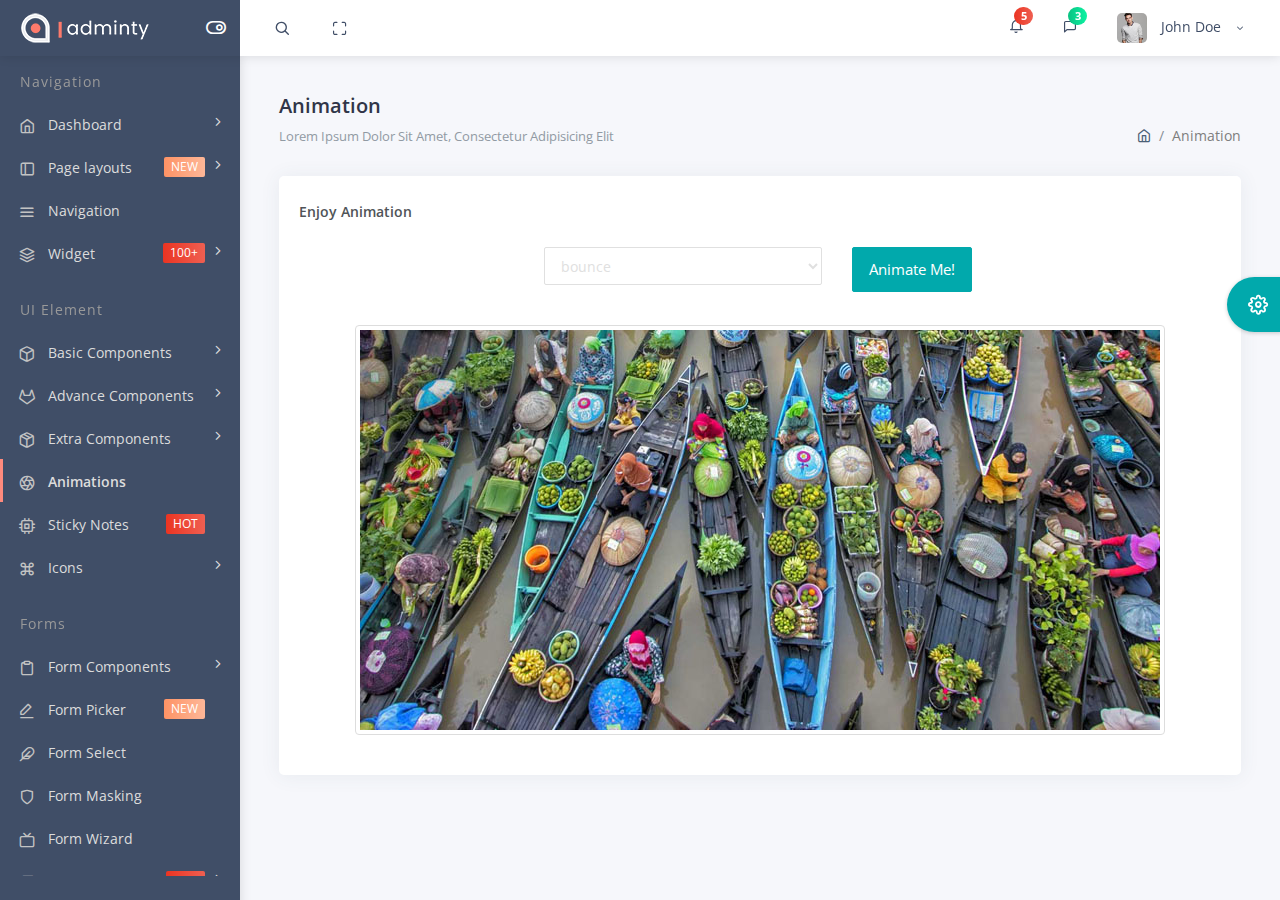
<file: public/backend/default/animation.htm>
﻿<!DOCTYPE html>
<html lang="en">

<head>
    <title>Adminty - Premium Admin Template by Colorlib </title>
    <!-- HTML5 Shim and Respond.js IE10 support of HTML5 elements and media queries -->
    <!-- WARNING: Respond.js doesn't work if you view the page via file:// -->
    <!--[if lt IE 10]>
      <script src="https://oss.maxcdn.com/libs/html5shiv/3.7.0/html5shiv.js"></script>
      <script src="https://oss.maxcdn.com/libs/respond.js/1.4.2/respond.min.js"></script>
      <![endif]-->
    <!-- Meta -->
    <meta charset="utf-8">
    <meta name="viewport" content="width=device-width, initial-scale=1.0, user-scalable=0, minimal-ui">
    <meta http-equiv="X-UA-Compatible" content="IE=edge">
    <meta name="description" content="#">
    <meta name="keywords" content="Admin , Responsive, Landing, Bootstrap, App, Template, Mobile, iOS, Android, apple, creative app">
    <meta name="author" content="#">
    <!-- Favicon icon -->

    <link rel="icon" href="..\files\assets\images\favicon.ico" type="image/x-icon">
    <!-- Google font--><link href="https://fonts.googleapis.com/css?family=Open+Sans:400,600,800" rel="stylesheet">
    <!-- Required Fremwork -->
    <link rel="stylesheet" type="text/css" href="..\files\bower_components\bootstrap\css\bootstrap.min.css">
    <!-- themify-icons line icon -->
    <link rel="stylesheet" type="text/css" href="..\files\assets\icon\themify-icons\themify-icons.css">
    <!-- animation css -->
    <link rel="stylesheet" type="text/css" href="..\files\bower_components\animate.css\css\animate.css">
    <!-- ico font -->
    <link rel="stylesheet" type="text/css" href="..\files\assets\icon\icofont\css\icofont.css">
    <!-- feather Awesome -->
    <link rel="stylesheet" type="text/css" href="..\files\assets\icon\feather\css\feather.css">
    <!-- flag icon framework css -->
    <link rel="stylesheet" type="text/css" href="..\files\assets\pages\flag-icon\flag-icon.min.css">
    <!-- Menu-Search css -->
    <link rel="stylesheet" type="text/css" href="..\files\assets\pages\menu-search\css\component.css">
    <!-- Style.css -->
    <link rel="stylesheet" type="text/css" href="..\files\assets\css\style.css">



    <link rel="stylesheet" type="text/css" href="..\files\assets\css\linearicons.css">

    <link rel="stylesheet" type="text/css" href="..\files\assets\css\jquery.mCustomScrollbar.css">

</head>

<body>
<!-- Pre-loader start -->
<div class="theme-loader">
    <div class="ball-scale">
        <div class='contain'>
            <div class="ring">
                <div class="frame"></div>
            </div>
            <div class="ring">
                <div class="frame"></div>
            </div>
            <div class="ring">
                <div class="frame"></div>
            </div>
            <div class="ring">
                <div class="frame"></div>
            </div>
            <div class="ring">
                <div class="frame"></div>
            </div>
            <div class="ring">
                <div class="frame"></div>
            </div>
            <div class="ring">
                <div class="frame"></div>
            </div>
            <div class="ring">
                <div class="frame"></div>
            </div>
            <div class="ring">
                <div class="frame"></div>
            </div>
            <div class="ring">
                <div class="frame"></div>
            </div>
        </div>
    </div>
</div>
<!-- Pre-loader end -->
<div id="pcoded" class="pcoded">
    <div class="pcoded-overlay-box"></div>
    <div class="pcoded-container navbar-wrapper">

        <nav class="navbar header-navbar pcoded-header">
            <div class="navbar-wrapper">

                <div class="navbar-logo">
                    <a class="mobile-menu" id="mobile-collapse" href="#!">
                        <i class="feather icon-menu"></i>
                    </a>
                    <a href="index-1.htm">
                        <img class="img-fluid" src="..\files\assets\images\logo.png" alt="Theme-Logo">
                    </a>
                    <a class="mobile-options">
                        <i class="feather icon-more-horizontal"></i>
                    </a>
                </div>

                <div class="navbar-container container-fluid">
                    <ul class="nav-left">
                        <li class="header-search">
                            <div class="main-search morphsearch-search">
                                <div class="input-group">
                                    <span class="input-group-addon search-close"><i class="feather icon-x"></i></span>
                                    <input type="text" class="form-control">
                                    <span class="input-group-addon search-btn"><i class="feather icon-search"></i></span>
                                </div>
                            </div>
                        </li>
                        <li>
                            <a href="#!" onclick="javascript:toggleFullScreen()">
                                <i class="feather icon-maximize full-screen"></i>
                            </a>
                        </li>
                    </ul>
                    <ul class="nav-right">
                        <li class="header-notification">
                            <div class="dropdown-primary dropdown">
                                <div class="dropdown-toggle" data-toggle="dropdown">
                                    <i class="feather icon-bell"></i>
                                    <span class="badge bg-c-pink">5</span>
                                </div>
                                <ul class="show-notification notification-view dropdown-menu">
                                    <li>
                                        <h6>Notifications</h6>
                                        <label class="label label-danger">New</label>
                                    </li>
                                    <li>
                                        <div class="media">
                                            <img class="d-flex align-self-center img-radius" src="..\files\assets\images\avatar-4.jpg" alt="Generic placeholder image">
                                            <div class="media-body">
                                                <h5 class="notification-user">John Doe</h5>
                                                <p class="notification-msg">Lorem ipsum dolor sit amet, consectetuer elit.</p>
                                                <span class="notification-time">30 minutes ago</span>
                                            </div>
                                        </div>
                                    </li>
                                    <li>
                                        <div class="media">
                                            <img class="d-flex align-self-center img-radius" src="..\files\assets\images\avatar-3.jpg" alt="Generic placeholder image">
                                            <div class="media-body">
                                                <h5 class="notification-user">Joseph William</h5>
                                                <p class="notification-msg">Lorem ipsum dolor sit amet, consectetuer elit.</p>
                                                <span class="notification-time">30 minutes ago</span>
                                            </div>
                                        </div>
                                    </li>
                                    <li>
                                        <div class="media">
                                            <img class="d-flex align-self-center img-radius" src="..\files\assets\images\avatar-4.jpg" alt="Generic placeholder image">
                                            <div class="media-body">
                                                <h5 class="notification-user">Sara Soudein</h5>
                                                <p class="notification-msg">Lorem ipsum dolor sit amet, consectetuer elit.</p>
                                                <span class="notification-time">30 minutes ago</span>
                                            </div>
                                        </div>
                                    </li>
                                </ul>
                            </div>
                        </li>
                        <li class="header-notification">
                            <div class="dropdown-primary dropdown">
                                <div class="displayChatbox dropdown-toggle" data-toggle="dropdown">
                                    <i class="feather icon-message-square"></i>
                                    <span class="badge bg-c-green">3</span>
                                </div>
                            </div>
                        </li>
                        <li class="user-profile header-notification">
                            <div class="dropdown-primary dropdown">
                                <div class="dropdown-toggle" data-toggle="dropdown">
                                    <img src="..\files\assets\images\avatar-4.jpg" class="img-radius" alt="User-Profile-Image">
                                    <span>John Doe</span>
                                    <i class="feather icon-chevron-down"></i>
                                </div>
                                <ul class="show-notification profile-notification dropdown-menu ">
                                    <li>
                                        <a href="#!">
                                            <i class="feather icon-settings"></i> Settings
                                        </a>
                                    </li>
                                    <li>
                                        <a href="user-profile.htm">
                                            <i class="feather icon-user"></i> Profile
                                        </a>
                                    </li>
                                    <li>
                                        <a href="email-inbox.htm">
                                            <i class="feather icon-mail"></i> My Messages
                                        </a>
                                    </li>
                                    <li>
                                        <a href="auth-lock-screen.htm">
                                            <i class="feather icon-lock"></i> Lock Screen
                                        </a>
                                    </li>
                                    <li>
                                        <a href="auth-normal-sign-in.htm">
                                            <i class="feather icon-log-out"></i> Logout
                                        </a>
                                    </li>
                                </ul>

                            </div>
                        </li>
                    </ul>
                </div>
            </div>
        </nav>

        <!-- Sidebar chat start -->
        <div id="sidebar" class="users p-chat-user showChat">
            <div class="had-container">
                <div class="card card_main p-fixed users-main">
                    <div class="user-box">
                        <div class="chat-inner-header">
                            <div class="back_chatBox">
                                <div class="right-icon-control">
                                    <input type="text" class="form-control  search-text" placeholder="Search Friend" id="search-friends">
                                    <div class="form-icon">
                                        <i class="icofont icofont-search"></i>
                                    </div>
                                </div>
                            </div>
                        </div>
                        <div class="main-friend-list">
                            <div class="media userlist-box" data-id="1" data-status="online" data-username="Josephin Doe" data-toggle="tooltip" data-placement="left" title="Josephin Doe">
                                <a class="media-left" href="#!">
                                    <img class="media-object img-radius img-radius" src="..\files\assets\images\avatar-3.jpg" alt="Generic placeholder image ">
                                    <div class="live-status bg-success"></div>
                                </a>
                                <div class="media-body">
                                    <div class="f-13 chat-header">Josephin Doe</div>
                                </div>
                            </div>
                            <div class="media userlist-box" data-id="2" data-status="online" data-username="Lary Doe" data-toggle="tooltip" data-placement="left" title="Lary Doe">
                                <a class="media-left" href="#!">
                                    <img class="media-object img-radius" src="..\files\assets\images\avatar-2.jpg" alt="Generic placeholder image">
                                    <div class="live-status bg-success"></div>
                                </a>
                                <div class="media-body">
                                    <div class="f-13 chat-header">Lary Doe</div>
                                </div>
                            </div>
                            <div class="media userlist-box" data-id="3" data-status="online" data-username="Alice" data-toggle="tooltip" data-placement="left" title="Alice">
                                <a class="media-left" href="#!">
                                    <img class="media-object img-radius" src="..\files\assets\images\avatar-4.jpg" alt="Generic placeholder image">
                                    <div class="live-status bg-success"></div>
                                </a>
                                <div class="media-body">
                                    <div class="f-13 chat-header">Alice</div>
                                </div>
                            </div>
                            <div class="media userlist-box" data-id="4" data-status="online" data-username="Alia" data-toggle="tooltip" data-placement="left" title="Alia">
                                <a class="media-left" href="#!">
                                    <img class="media-object img-radius" src="..\files\assets\images\avatar-3.jpg" alt="Generic placeholder image">
                                    <div class="live-status bg-success"></div>
                                </a>
                                <div class="media-body">
                                    <div class="f-13 chat-header">Alia</div>
                                </div>
                            </div>
                            <div class="media userlist-box" data-id="5" data-status="online" data-username="Suzen" data-toggle="tooltip" data-placement="left" title="Suzen">
                                <a class="media-left" href="#!">
                                    <img class="media-object img-radius" src="..\files\assets\images\avatar-2.jpg" alt="Generic placeholder image">
                                    <div class="live-status bg-success"></div>
                                </a>
                                <div class="media-body">
                                    <div class="f-13 chat-header">Suzen</div>
                                </div>
                            </div>
                        </div>
                    </div>
                </div>
            </div>
        </div>
        <!-- Sidebar inner chat start-->
        <div class="showChat_inner">
            <div class="media chat-inner-header">
                <a class="back_chatBox">
                    <i class="feather icon-chevron-left"></i> Josephin Doe
                </a>
            </div>
            <div class="media chat-messages">
                <a class="media-left photo-table" href="#!">
                    <img class="media-object img-radius img-radius m-t-5" src="..\files\assets\images\avatar-3.jpg" alt="Generic placeholder image">
                </a>
                <div class="media-body chat-menu-content">
                    <div class="">
                        <p class="chat-cont">I'm just looking around. Will you tell me something about yourself?</p>
                        <p class="chat-time">8:20 a.m.</p>
                    </div>
                </div>
            </div>
            <div class="media chat-messages">
                <div class="media-body chat-menu-reply">
                    <div class="">
                        <p class="chat-cont">I'm just looking around. Will you tell me something about yourself?</p>
                        <p class="chat-time">8:20 a.m.</p>
                    </div>
                </div>
                <div class="media-right photo-table">
                    <a href="#!">
                        <img class="media-object img-radius img-radius m-t-5" src="..\files\assets\images\avatar-4.jpg" alt="Generic placeholder image">
                    </a>
                </div>
            </div>
            <div class="chat-reply-box p-b-20">
                <div class="right-icon-control">
                    <input type="text" class="form-control search-text" placeholder="Share Your Thoughts">
                    <div class="form-icon">
                        <i class="feather icon-navigation"></i>
                    </div>
                </div>
            </div>
        </div>
        <!-- Sidebar inner chat end-->
        <div class="pcoded-main-container">
            <div class="pcoded-wrapper">
                <nav class="pcoded-navbar">
                    <div class="pcoded-inner-navbar main-menu">
                        <div class="pcoded-navigatio-lavel">Navigation</div>
                        <ul class="pcoded-item pcoded-left-item">
                            <li class="pcoded-hasmenu">
                                <a href="javascript:void(0)">
                                    <span class="pcoded-micon"><i class="feather icon-home"></i></span>
                                    <span class="pcoded-mtext">Dashboard</span>
                                </a>
                                <ul class="pcoded-submenu">
                                    <li class="">
                                        <a href="index-1.htm">
                                            <span class="pcoded-mtext">Default</span>
                                        </a>
                                    </li>
                                    <li class="">
                                        <a href="dashboard-crm.htm">
                                            <span class="pcoded-mtext">CRM</span>
                                        </a>
                                    </li>
                                    <li class=" ">
                                        <a href="dashboard-analytics.htm">
                                            <span class="pcoded-mtext">Analytics</span>
                                            <span class="pcoded-badge label label-info ">NEW</span>
                                        </a>
                                    </li>
                                </ul>
                            </li>
                            <li class="pcoded-hasmenu">
                                <a href="javascript:void(0)">
                                    <span class="pcoded-micon"><i class="feather icon-sidebar"></i></span>
                                    <span class="pcoded-mtext">Page layouts</span>
                                    <span class="pcoded-badge label label-warning">NEW</span>
                                </a>
                                <ul class="pcoded-submenu">
                                    <li class=" pcoded-hasmenu">
                                        <a href="javascript:void(0)">
                                            <span class="pcoded-mtext">Vertical</span>
                                        </a>
                                        <ul class="pcoded-submenu">
                                            <li class=" ">
                                                <a href="menu-static.htm">
                                                    <span class="pcoded-mtext">Static Layout</span>
                                                </a>
                                            </li>
                                            <li class=" ">
                                                <a href="menu-header-fixed.htm">
                                                    <span class="pcoded-mtext">Header Fixed</span>
                                                </a>
                                            </li>
                                            <li class=" ">
                                                <a href="menu-compact.htm">
                                                    <span class="pcoded-mtext">Compact</span>
                                                </a>
                                            </li>
                                            <li class=" ">
                                                <a href="menu-sidebar.htm">
                                                    <span class="pcoded-mtext">Sidebar Fixed</span>
                                                </a>
                                            </li>

                                        </ul>
                                    </li>
                                    <li class=" pcoded-hasmenu">
                                        <a href="javascript:void(0)">
                                            <span class="pcoded-mtext">Horizontal</span>
                                        </a>
                                        <ul class="pcoded-submenu">
                                            <li class=" ">
                                                <a href="menu-horizontal-static.htm" target="_blank">
                                                    <span class="pcoded-mtext">Static Layout</span>
                                                </a>
                                            </li>
                                            <li class=" ">
                                                <a href="menu-horizontal-fixed.htm" target="_blank">
                                                    <span class="pcoded-mtext">Fixed layout</span>
                                                </a>
                                            </li>
                                            <li class=" ">
                                                <a href="menu-horizontal-icon.htm" target="_blank">
                                                    <span class="pcoded-mtext">Static With Icon</span>
                                                </a>
                                            </li>
                                            <li class=" ">
                                                <a href="menu-horizontal-icon-fixed.htm" target="_blank">
                                                    <span class="pcoded-mtext">Fixed With Icon</span>
                                                </a>
                                            </li>
                                        </ul>
                                    </li>
                                    <li class=" ">
                                        <a href="menu-bottom.htm">
                                            <span class="pcoded-mtext">Bottom Menu</span>
                                        </a>
                                    </li>
                                    <li class=" ">
                                        <a href="box-layout.htm" target="_blank">
                                            <span class="pcoded-mtext">Box Layout</span>
                                        </a>
                                    </li>
                                    <li class=" ">
                                        <a href="menu-rtl.htm" target="_blank">
                                            <span class="pcoded-mtext">RTL</span>
                                        </a>
                                    </li>
                                </ul>
                            </li>
                            <li class="">
                                <a href="navbar-light.htm">
                                    <span class="pcoded-micon"><i class="feather icon-menu"></i></span>
                                    <span class="pcoded-mtext">Navigation</span>
                                </a>
                            </li>
                            <li class="pcoded-hasmenu">
                                <a href="javascript:void(0)">
                                    <span class="pcoded-micon"><i class="feather icon-layers"></i></span>
                                    <span class="pcoded-mtext">Widget</span>
                                    <span class="pcoded-badge label label-danger">100+</span>
                                </a>
                                <ul class="pcoded-submenu">
                                    <li class="">
                                        <a href="widget-statistic.htm">
                                            <span class="pcoded-mtext">Statistic</span>
                                        </a>
                                    </li>
                                    <li class=" ">
                                        <a href="widget-data.htm">
                                            <span class="pcoded-mtext">Data</span>
                                        </a>
                                    </li>
                                    <li class="">
                                        <a href="widget-chart.htm">
                                            <span class="pcoded-mtext">Chart Widget</span>
                                        </a>
                                    </li>

                                </ul>
                            </li>
                        </ul>
                        <div class="pcoded-navigatio-lavel">UI Element</div>
                        <ul class="pcoded-item pcoded-left-item">
                            <li class="pcoded-hasmenu">
                                <a href="javascript:void(0)">
                                    <span class="pcoded-micon"><i class="feather icon-box"></i></span>
                                    <span class="pcoded-mtext">Basic Components</span>
                                </a>
                                <ul class="pcoded-submenu">
                                    <li class=" ">
                                        <a href="alert.htm">
                                            <span class="pcoded-mtext">Alert</span>
                                        </a>
                                    </li>
                                    <li class=" ">
                                        <a href="breadcrumb.htm">
                                            <span class="pcoded-mtext">Breadcrumbs</span>
                                        </a>
                                    </li>
                                    <li class=" ">
                                        <a href="button.htm">
                                            <span class="pcoded-mtext">Button</span>
                                        </a>
                                    </li>
                                    <li class=" ">
                                        <a href="box-shadow.htm">
                                            <span class="pcoded-mtext">Box-Shadow</span>
                                        </a>
                                    </li>
                                    <li class=" ">
                                        <a href="accordion.htm">
                                            <span class="pcoded-mtext">Accordion</span>
                                        </a>
                                    </li>
                                    <li class=" ">
                                        <a href="generic-class.htm">
                                            <span class="pcoded-mtext">Generic Class</span>
                                        </a>
                                    </li>
                                    <li class=" ">
                                        <a href="tabs.htm">
                                            <span class="pcoded-mtext">Tabs</span>
                                        </a>
                                    </li>
                                    <li class=" ">
                                        <a href="color.htm">
                                            <span class="pcoded-mtext">Color</span>
                                        </a>
                                    </li>
                                    <li class=" ">
                                        <a href="label-badge.htm">
                                            <span class="pcoded-mtext">Label Badge</span>
                                        </a>
                                    </li>
                                    <li class=" ">
                                        <a href="progress-bar.htm">
                                            <span class="pcoded-mtext">Progress Bar</span>
                                        </a>
                                    </li>
                                    <li class=" ">
                                        <a href="preloader.htm">
                                            <span class="pcoded-mtext">Pre-Loader</span>
                                        </a>
                                    </li>
                                    <li class=" ">
                                        <a href="list.htm">
                                            <span class="pcoded-mtext">List</span>
                                        </a>
                                    </li>
                                    <li class=" ">
                                        <a href="tooltip.htm">
                                            <span class="pcoded-mtext">Tooltip And Popover</span>
                                        </a>
                                    </li>
                                    <li class=" ">
                                        <a href="typography.htm">
                                            <span class="pcoded-mtext">Typography</span>
                                        </a>
                                    </li>
                                    <li class=" ">
                                        <a href="other.htm">
                                            <span class="pcoded-mtext">Other</span>
                                        </a>
                                    </li>
                                </ul>
                            </li>
                            <li class="pcoded-hasmenu">
                                <a href="javascript:void(0)">
                                    <span class="pcoded-micon"><i class="feather icon-gitlab"></i></span>
                                    <span class="pcoded-mtext">Advance Components</span>
                                </a>
                                <ul class="pcoded-submenu">
                                    <li class=" ">
                                        <a href="draggable.htm">
                                            <span class="pcoded-mtext">Draggable</span>
                                        </a>
                                    </li>
                                    <li class=" ">
                                        <a href="bs-grid.htm">
                                            <span class="pcoded-mtext">Grid Stack</span>
                                        </a>
                                    </li>
                                    <li class=" ">
                                        <a href="light-box.htm">
                                            <span class="pcoded-mtext">Light Box</span>
                                        </a>
                                    </li>
                                    <li class=" ">
                                        <a href="modal.htm">
                                            <span class="pcoded-mtext">Modal</span>
                                        </a>
                                    </li>
                                    <li class=" ">
                                        <a href="notification.htm">
                                            <span class="pcoded-mtext">Notifications</span>
                                        </a>
                                    </li>
                                    <li class=" ">
                                        <a href="notify.htm">
                                            <span class="pcoded-mtext">PNOTIFY</span>
                                            <span class="pcoded-badge label label-info">NEW</span>
                                        </a>
                                    </li>
                                    <li class=" ">
                                        <a href="rating.htm">
                                            <span class="pcoded-mtext">Rating</span>
                                        </a>
                                    </li>
                                    <li class=" ">
                                        <a href="range-slider.htm">
                                            <span class="pcoded-mtext">Range Slider</span>
                                        </a>
                                    </li>
                                    <li class=" ">
                                        <a href="slider.htm">
                                            <span class="pcoded-mtext">Slider</span>
                                        </a>
                                    </li>
                                    <li class=" ">
                                        <a href="syntax-highlighter.htm">
                                            <span class="pcoded-mtext">Syntax Highlighter</span>
                                        </a>
                                    </li>
                                    <li class=" ">
                                        <a href="tour.htm">
                                            <span class="pcoded-mtext">Tour</span>
                                        </a>
                                    </li>
                                    <li class=" ">
                                        <a href="treeview.htm">
                                            <span class="pcoded-mtext">Tree View</span>
                                        </a>
                                    </li>
                                    <li class=" ">
                                        <a href="nestable.htm">
                                            <span class="pcoded-mtext">Nestable</span>
                                        </a>
                                    </li>
                                    <li class=" ">
                                        <a href="toolbar.htm">
                                            <span class="pcoded-mtext">Toolbar</span>
                                        </a>
                                    </li>
                                    <li class=" ">
                                        <a href="x-editable.htm">
                                            <span class="pcoded-mtext">X-Editable</span>
                                        </a>
                                    </li>
                                </ul>
                            </li>
                            <li class="pcoded-hasmenu">
                                <a href="javascript:void(0)">
                                    <span class="pcoded-micon"><i class="feather icon-package"></i></span>
                                    <span class="pcoded-mtext">Extra Components</span>
                                </a>
                                <ul class="pcoded-submenu">
                                    <li class=" ">
                                        <a href="session-timeout.htm">
                                            <span class="pcoded-mtext">Session Timeout</span>
                                        </a>
                                    </li>
                                    <li class=" ">
                                        <a href="session-idle-timeout.htm">
                                            <span class="pcoded-mtext">Session Idle Timeout</span>
                                        </a>
                                    </li>
                                    <li class=" ">
                                        <a href="offline.htm">
                                            <span class="pcoded-mtext">Offline</span>
                                        </a>
                                    </li>

                                </ul>
                            </li>
                            <li class="active">
                                <a href="animation.htm">
                                    <span class="pcoded-micon"><i class="feather icon-aperture rotate-refresh"></i><b>A</b></span>
                                    <span class="pcoded-mtext">Animations</span>
                                </a>
                            </li>
                            <li class=" ">
                                <a href="sticky.htm">
                                    <span class="pcoded-micon"><i class="feather icon-cpu"></i></span>
                                    <span class="pcoded-mtext">Sticky Notes</span>
                                    <span class="pcoded-badge label label-danger">HOT</span>
                                </a>
                            </li>
                            <li class="pcoded-hasmenu">
                                <a href="javascript:void(0)">
                                    <span class="pcoded-micon"><i class="feather icon-command"></i></span>
                                    <span class="pcoded-mtext">Icons</span>
                                </a>
                                <ul class="pcoded-submenu">
                                    <li class=" ">
                                        <a href="icon-font-awesome.htm">
                                            <span class="pcoded-mtext">Font Awesome</span>
                                        </a>
                                    </li>
                                    <li class=" ">
                                        <a href="icon-themify.htm">
                                            <span class="pcoded-mtext">Themify</span>
                                        </a>
                                    </li>
                                    <li class=" ">
                                        <a href="icon-simple-line.htm">
                                            <span class="pcoded-mtext">Simple Line Icon</span>
                                        </a>
                                    </li>
                                    <li class=" ">
                                        <a href="icon-ion.htm">
                                            <span class="pcoded-mtext">Ion Icon</span>
                                        </a>
                                    </li>
                                    <li class=" ">
                                        <a href="icon-material-design.htm">
                                            <span class="pcoded-mtext">Material Design</span>
                                        </a>
                                    </li>
                                    <li class=" ">
                                        <a href="icon-icofonts.htm">
                                            <span class="pcoded-mtext">Ico Fonts</span>
                                        </a>
                                    </li>
                                    <li class=" ">
                                        <a href="icon-weather.htm">
                                            <span class="pcoded-mtext">Weather Icon</span>
                                        </a>
                                    </li>
                                    <li class=" ">
                                        <a href="icon-typicons.htm">
                                            <span class="pcoded-mtext">Typicons</span>
                                        </a>
                                    </li>
                                    <li class=" ">
                                        <a href="icon-flags.htm">
                                            <span class="pcoded-mtext">Flags</span>
                                        </a>
                                    </li>
                                </ul>
                            </li>
                        </ul>
                        <div class="pcoded-navigatio-lavel">Forms</div>
                        <ul class="pcoded-item pcoded-left-item">
                            <li class="pcoded-hasmenu">
                                <a href="javascript:void(0)">
                                    <span class="pcoded-micon"><i class="feather icon-clipboard"></i></span>
                                    <span class="pcoded-mtext">Form Components</span>
                                </a>
                                <ul class="pcoded-submenu">
                                    <li class=" ">
                                        <a href="form-elements-component.htm">
                                            <span class="pcoded-mtext">Form Components</span>
                                        </a>
                                    </li>
                                    <li class=" ">
                                        <a href="form-elements-add-on.htm">
                                            <span class="pcoded-mtext">Form-Elements-Add-On</span>
                                        </a>
                                    </li>
                                    <li class=" ">
                                        <a href="form-elements-advance.htm">
                                            <span class="pcoded-mtext">Form-Elements-Advance</span>
                                        </a>
                                    </li>
                                    <li class=" ">
                                        <a href="form-validation.htm">
                                            <span class="pcoded-mtext">Form Validation</span>
                                        </a>
                                    </li>
                                </ul>
                            </li>
                            <li class=" ">
                                <a href="form-picker.htm">
                                    <span class="pcoded-micon"><i class="feather icon-edit-1"></i></span>
                                    <span class="pcoded-mtext">Form Picker</span>
                                    <span class="pcoded-badge label label-warning">NEW</span>
                                </a>
                            </li>
                            <li class=" ">
                                <a href="form-select.htm">
                                    <span class="pcoded-micon"><i class="feather icon-feather"></i></span>
                                    <span class="pcoded-mtext">Form Select</span>
                                </a>
                            </li>
                            <li class=" ">
                                <a href="form-masking.htm">
                                    <span class="pcoded-micon"><i class="feather icon-shield"></i></span>
                                    <span class="pcoded-mtext">Form Masking</span>
                                </a>
                            </li>
                            <li class=" ">
                                <a href="form-wizard.htm">
                                    <span class="pcoded-micon"><i class="feather icon-tv"></i></span>
                                    <span class="pcoded-mtext">Form Wizard</span>
                                </a>
                            </li>
                            <li class="pcoded-hasmenu">
                                <a href="javascript:void(0)">
                                    <span class="pcoded-micon"><i class="feather icon-book"></i></span>
                                    <span class="pcoded-mtext">Ready To Use</span>
                                    <span class="pcoded-badge label label-danger">HOT</span>
                                </a>
                                <ul class="pcoded-submenu">
                                    <li class=" ">
                                        <a href="ready-cloned-elements-form.htm">
                                            <span class="pcoded-mtext">Cloned Elements Form</span>
                                        </a>
                                    </li>
                                    <li class=" ">
                                        <a href="ready-currency-form.htm">
                                            <span class="pcoded-mtext">Currency Form</span>
                                        </a>
                                    </li>
                                    <li class=" ">
                                        <a href="ready-form-booking.htm">
                                            <span class="pcoded-mtext">Booking Form</span>
                                        </a>
                                    </li>
                                    <li class=" ">
                                        <a href="ready-form-booking-multi-steps.htm">
                                            <span class="pcoded-mtext">Booking Multi Steps Form</span>
                                        </a>
                                    </li>
                                    <li class=" ">
                                        <a href="ready-form-comment.htm">
                                            <span class="pcoded-mtext">Comment Form</span>
                                        </a>
                                    </li>
                                    <li class=" ">
                                        <a href="ready-form-contact.htm">
                                            <span class="pcoded-mtext">Contact Form</span>
                                        </a>
                                    </li>
                                    <li class=" ">
                                        <a href="ready-job-application-form.htm">
                                            <span class="pcoded-mtext">Job Application Form</span>
                                        </a>
                                    </li>
                                    <li class=" ">
                                        <a href="ready-js-addition-form.htm">
                                            <span class="pcoded-mtext">JS Addition Form</span>
                                        </a>
                                    </li>
                                    <li class=" ">
                                        <a href="ready-login-form.htm">
                                            <span class="pcoded-mtext">Login Form</span>
                                        </a>
                                    </li>
                                    <li class=" ">
                                        <a href="ready-popup-modal-form.htm" target="_blank">
                                            <span class="pcoded-mtext">Popup Modal Form</span>
                                        </a>
                                    </li>
                                    <li class=" ">
                                        <a href="ready-registration-form.htm">
                                            <span class="pcoded-mtext">Registration Form</span>
                                        </a>
                                    </li>
                                    <li class=" ">
                                        <a href="ready-review-form.htm">
                                            <span class="pcoded-mtext">Review Form</span>
                                        </a>
                                    </li>
                                    <li class=" ">
                                        <a href="ready-subscribe-form.htm">
                                            <span class="pcoded-mtext">Subscribe Form</span>
                                        </a>
                                    </li>
                                    <li class=" ">
                                        <a href="ready-suggestion-form.htm">
                                            <span class="pcoded-mtext">Suggestion Form</span>
                                        </a>
                                    </li>
                                    <li class=" ">
                                        <a href="ready-tabs-form.htm">
                                            <span class="pcoded-mtext">Tabs Form</span>
                                        </a>
                                    </li>
                                </ul>
                            </li>
                        </ul>
                        <div class="pcoded-navigatio-lavel">Tables</div>
                        <ul class="pcoded-item pcoded-left-item">
                            <li class="pcoded-hasmenu">
                                <a href="javascript:void(0)">
                                    <span class="pcoded-micon"><i class="feather icon-credit-card"></i></span>
                                    <span class="pcoded-mtext">Bootstrap Table</span>
                                </a>
                                <ul class="pcoded-submenu">
                                    <li class=" ">
                                        <a href="bs-basic-table.htm">
                                            <span class="pcoded-mtext">Basic Table</span>
                                        </a>
                                    </li>
                                    <li class=" ">
                                        <a href="bs-table-sizing.htm">
                                            <span class="pcoded-mtext">Sizing Table</span>
                                        </a>
                                    </li>
                                    <li class=" ">
                                        <a href="bs-table-border.htm">
                                            <span class="pcoded-mtext">Border Table</span>
                                        </a>
                                    </li>
                                    <li class=" ">
                                        <a href="bs-table-styling.htm">
                                            <span class="pcoded-mtext">Styling Table</span>
                                        </a>
                                    </li>
                                </ul>
                            </li>
                            <li class="pcoded-hasmenu">
                                <a href="javascript:void(0)">
                                    <span class="pcoded-micon"><i class="feather icon-inbox"></i></span>
                                    <span class="pcoded-mtext">Data Table</span>
                                    <span class="pcoded-mcaret"></span>
                                </a>
                                <ul class="pcoded-submenu">
                                    <li class=" ">
                                        <a href="dt-basic.htm">
                                            <span class="pcoded-mtext">Basic Initialization</span>
                                        </a>
                                    </li>
                                    <li class=" ">
                                        <a href="dt-advance.htm">
                                            <span class="pcoded-mtext">Advance Initialization</span>
                                        </a>
                                    </li>
                                    <li class=" ">
                                        <a href="dt-styling.htm">
                                            <span class="pcoded-mtext">Styling</span>
                                        </a>
                                    </li>
                                    <li class=" ">
                                        <a href="dt-api.htm">
                                            <span class="pcoded-mtext">API</span>
                                        </a>
                                    </li>
                                    <li class=" ">
                                        <a href="dt-ajax.htm">
                                            <span class="pcoded-mtext">Ajax</span>
                                        </a>
                                    </li>
                                    <li class=" ">
                                        <a href="dt-server-side.htm">
                                            <span class="pcoded-mtext">Server Side</span>
                                        </a>
                                    </li>
                                    <li class=" ">
                                        <a href="dt-plugin.htm">
                                            <span class="pcoded-mtext">Plug-In</span>
                                        </a>
                                    </li>
                                    <li class=" ">
                                        <a href="dt-data-sources.htm">
                                            <span class="pcoded-mtext">Data Sources</span>
                                        </a>
                                    </li>

                                </ul>
                            </li>
                            <li class="pcoded-hasmenu">
                                <a href="javascript:void(0)">
                                    <span class="pcoded-micon"><i class="feather icon-server"></i></span>
                                    <span class="pcoded-mtext">Data Table Extensions</span>
                                </a>
                                <ul class="pcoded-submenu">
                                    <li class=" ">
                                        <a href="dt-ext-autofill.htm">
                                            <span class="pcoded-mtext">AutoFill</span>
                                        </a>
                                    </li>
                                    <li class="pcoded-hasmenu">
                                        <a href="javascript:void(0)">
                                            <span class="pcoded-mtext">Button</span>
                                        </a>
                                        <ul class="pcoded-submenu">
                                            <li class=" ">
                                                <a href="dt-ext-basic-buttons.htm">
                                                    <span class="pcoded-mtext">Basic Button</span>
                                                </a>
                                            </li>
                                            <li class=" ">
                                                <a href="dt-ext-buttons-html-5-data-export.htm">
                                                    <span class="pcoded-mtext">Html-5 Data Export</span>
                                                </a>
                                            </li>
                                        </ul>
                                    </li>
                                    <li class=" ">
                                        <a href="dt-ext-col-reorder.htm">
                                            <span class="pcoded-mtext">Col Reorder</span>
                                        </a>
                                    </li>
                                    <li class=" ">
                                        <a href="dt-ext-fixed-columns.htm">
                                            <span class="pcoded-mtext">Fixed Columns</span>
                                        </a>
                                    </li>
                                    <li class=" ">
                                        <a href="dt-ext-fixed-header.htm">
                                            <span class="pcoded-mtext">Fixed Header</span>
                                        </a>
                                    </li>
                                    <li class=" ">
                                        <a href="dt-ext-key-table.htm">
                                            <span class="pcoded-mtext">Key Table</span>
                                        </a>
                                    </li>
                                    <li class=" ">
                                        <a href="dt-ext-responsive.htm">
                                            <span class="pcoded-mtext">Responsive</span>
                                        </a>
                                    </li>
                                    <li class=" ">
                                        <a href="dt-ext-row-reorder.htm">
                                            <span class="pcoded-mtext">Row Reorder</span>
                                        </a>
                                    </li>
                                    <li class=" ">
                                        <a href="dt-ext-scroller.htm">
                                            <span class="pcoded-mtext">Scroller</span>
                                        </a>
                                    </li>
                                    <li class=" ">
                                        <a href="dt-ext-select.htm">
                                            <span class="pcoded-mtext">Select Table</span>
                                        </a>
                                    </li>
                                </ul>
                            </li>
                            <li class=" ">
                                <a href="foo-table.htm">
                                    <span class="pcoded-micon"><i class="feather icon-hash"></i></span>
                                    <span class="pcoded-mtext">FooTable</span>
                                </a>
                            </li>
                            <li class="pcoded-hasmenu ">
                                <a href="javascript:void(0)">
                                    <span class="pcoded-micon"><i class="feather icon-airplay"></i></span>
                                    <span class="pcoded-mtext">Handson Table</span>
                                </a>
                                <ul class="pcoded-submenu">
                                    <li class="">
                                        <a href="handson-appearance.htm">
                                            <span class="pcoded-mtext">Appearance</span>
                                        </a>
                                    </li>
                                    <li class="">
                                        <a href="handson-data-operation.htm">
                                            <span class="pcoded-mtext">Data Operation</span>
                                        </a>
                                    </li>
                                    <li class="">
                                        <a href="handson-rows-cols.htm">
                                            <span class="pcoded-mtext">Rows Columns</span>
                                        </a>
                                    </li>
                                    <li class="">
                                        <a href="handson-columns-only.htm">
                                            <span class="pcoded-mtext">Columns Only</span>
                                        </a>
                                    </li>
                                    <li class="">
                                        <a href="handson-cell-features.htm">
                                            <span class="pcoded-mtext">Cell Features</span>
                                        </a>
                                    </li>
                                    <li class="">
                                        <a href="handson-cell-types.htm">
                                            <span class="pcoded-mtext">Cell Types</span>
                                        </a>
                                    </li>
                                    <li class="">
                                        <a href="handson-integrations.htm">
                                            <span class="pcoded-mtext">Integrations</span>
                                        </a>
                                    </li>
                                    <li class="">
                                        <a href="handson-rows-only.htm">
                                            <span class="pcoded-mtext">Rows Only</span>
                                        </a>
                                    </li>
                                    <li class="">
                                        <a href="handson-utilities.htm">
                                            <span class="pcoded-mtext">Utilities</span>
                                        </a>
                                    </li>
                                </ul>
                            </li>
                            <li class="">
                                <a href="editable-table.htm">
                                    <span class="pcoded-micon"><i class="feather icon-edit"></i></span>
                                    <span class="pcoded-mtext">Editable Table</span>
                                </a>
                            </li>
                        </ul>
                        <div class="pcoded-navigatio-lavel">Chart And Maps</div>
                        <ul class="pcoded-item pcoded-left-item">
                            <li class="pcoded-hasmenu ">
                                <a href="javascript:void(0)">
                                    <span class="pcoded-micon"><i class="feather icon-pie-chart"></i></span>
                                    <span class="pcoded-mtext">Charts</span>
                                </a>
                                <ul class="pcoded-submenu">
                                    <li class="">
                                        <a href="chart-google.htm">
                                            <span class="pcoded-mtext">Google Chart</span>
                                        </a>
                                    </li>
                                    <li class="">
                                        <a href="chart-echart.htm">
                                            <span class="pcoded-mtext">Echarts</span>
                                        </a>
                                    </li>
                                    <li class="">
                                        <a href="chart-chartjs.htm">
                                            <span class="pcoded-mtext">ChartJs</span>
                                        </a>
                                    </li>
                                    <li class="">
                                        <a href="chart-list.htm">
                                            <span class="pcoded-mtext">List Chart</span>
                                        </a>
                                    </li>
                                    <li class="">
                                        <a href="chart-float.htm">
                                            <span class="pcoded-mtext">Float Chart</span>
                                        </a>
                                    </li>
                                    <li class="">
                                        <a href="chart-knob.htm">
                                            <span class="pcoded-mtext">Knob chart</span>
                                        </a>
                                    </li>
                                    <li class="">
                                        <a href="chart-morris.htm">
                                            <span class="pcoded-mtext">Morris Chart</span>
                                        </a>
                                    </li>
                                    <li class="">
                                        <a href="chart-nvd3.htm">
                                            <span class="pcoded-mtext">Nvd3 Chart</span>
                                        </a>
                                    </li>
                                    <li class="">
                                        <a href="chart-peity.htm">
                                            <span class="pcoded-mtext">Peity Chart</span>
                                        </a>
                                    </li>
                                    <li class="">
                                        <a href="chart-radial.htm">
                                            <span class="pcoded-mtext">Radial Chart</span>
                                        </a>
                                    </li>
                                    <li class="">
                                        <a href="chart-rickshaw.htm">
                                            <span class="pcoded-mtext">Rickshaw Chart</span>
                                        </a>
                                    </li>
                                    <li class="">
                                        <a href="chart-sparkline.htm">
                                            <span class="pcoded-mtext">Sparkline Chart</span>
                                        </a>
                                    </li>
                                    <li class="">
                                        <a href="chart-c3.htm">
                                            <span class="pcoded-mtext">C3 Chart</span>
                                        </a>
                                    </li>
                                </ul>
                            </li>
                            <li class="pcoded-hasmenu ">
                                <a href="javascript:void(0)">
                                    <span class="pcoded-micon"><i class="feather icon-map"></i></span>
                                    <span class="pcoded-mtext">Maps</span>
                                </a>
                                <ul class="pcoded-submenu">
                                    <li class="">
                                        <a href="map-google.htm">
                                            <span class="pcoded-mtext">Google Maps</span>
                                        </a>
                                    </li>
                                    <li class="">
                                        <a href="map-vector.htm">
                                            <span class="pcoded-mtext">Vector Maps</span>
                                        </a>
                                    </li>
                                    <li class="">
                                        <a href="map-api.htm">
                                            <span class="pcoded-mtext">Google Map Search API</span>
                                        </a>
                                    </li>
                                    <li class="">
                                        <a href="location.htm">
                                            <span class="pcoded-mtext">Location</span>
                                        </a>
                                    </li>
                                </ul>
                            </li>
                            <li class="">
                                <a href="..\files\extra-pages\landingpage\index.htm" target="_blank">
                                    <span class="pcoded-micon"><i class="feather icon-navigation-2"></i></span>
                                    <span class="pcoded-mtext">Landing Page</span>
                                </a>
                            </li>
                        </ul>
                        <div class="pcoded-navigatio-lavel">Pages</div>
                        <ul class="pcoded-item pcoded-left-item">
                            <li class="pcoded-hasmenu ">
                                <a href="javascript:void(0)">
                                    <span class="pcoded-micon"><i class="feather icon-unlock"></i></span>
                                    <span class="pcoded-mtext">Authentication</span>
                                </a>
                                <ul class="pcoded-submenu">
                                    <li class="">
                                        <a href="auth-normal-sign-in.htm" target="_blank">
                                            <span class="pcoded-mtext">Login With BG Image</span>
                                        </a>
                                    </li>
                                    <li class="">
                                        <a href="auth-sign-in-social.htm" target="_blank">
                                            <span class="pcoded-mtext">Login With Social Icon</span>
                                        </a>
                                    </li>
                                    <li class="">
                                        <a href="auth-sign-in-social-header-footer.htm" target="_blank">
                                            <span class="pcoded-mtext">Login Social With Header And Footer</span>
                                        </a>
                                    </li>
                                    <li class="">
                                        <a href="auth-normal-sign-in-header-footer.htm" target="_blank">
                                            <span class="pcoded-mtext">Login With Header And Footer</span>
                                        </a>
                                    </li>
                                    <li class="">
                                        <a href="auth-sign-up.htm" target="_blank">
                                            <span class="pcoded-mtext">Registration BG Image</span>
                                        </a>
                                    </li>
                                    <li class="">
                                        <a href="auth-sign-up-social.htm" target="_blank">
                                            <span class="pcoded-mtext">Registration Social Icon</span>
                                        </a>
                                    </li>
                                    <li class="">
                                        <a href="auth-sign-up-social-header-footer.htm" target="_blank">
                                            <span class="pcoded-mtext">Registration Social With Header And Footer</span>
                                        </a>
                                    </li>
                                    <li class="">
                                        <a href="auth-sign-up-header-footer.htm" target="_blank">
                                            <span class="pcoded-mtext">Registration With Header And Footer</span>
                                        </a>
                                    </li>
                                    <li class="">
                                        <a href="auth-multi-step-sign-up.htm" target="_blank">
                                            <span class="pcoded-mtext">Multi Step Registration</span>
                                        </a>
                                    </li>
                                    <li class="">
                                        <a href="auth-reset-password.htm" target="_blank">
                                            <span class="pcoded-mtext">Forgot Password</span>
                                        </a>
                                    </li>
                                    <li class="">
                                        <a href="auth-lock-screen.htm" target="_blank">
                                            <span class="pcoded-mtext">Lock Screen</span>
                                        </a>
                                    </li>
                                    <li class="">
                                        <a href="auth-modal.htm" target="_blank">
                                            <span class="pcoded-mtext">Modal</span>
                                        </a>
                                    </li>
                                </ul>
                            </li>
                            <li class="pcoded-hasmenu ">
                                <a href="javascript:void(0)">
                                    <span class="pcoded-micon"><i class="feather icon-sliders"></i></span>
                                    <span class="pcoded-mtext">Maintenance</span>
                                </a>
                                <ul class="pcoded-submenu">
                                    <li class="">
                                        <a href="error.htm">
                                            <span class="pcoded-mtext">Error</span>
                                        </a>
                                    </li>
                                    <li class="">
                                        <a href="comming-soon.htm">
                                            <span class="pcoded-mtext">Comming Soon</span>
                                        </a>
                                    </li>
                                    <li class="">
                                        <a href="offline-ui.htm">
                                            <span class="pcoded-mtext">Offline UI</span>
                                        </a>
                                    </li>
                                </ul>
                            </li>
                            <li class="pcoded-hasmenu ">
                                <a href="javascript:void(0)">
                                    <span class="pcoded-micon"><i class="feather icon-users"></i></span>
                                    <span class="pcoded-mtext">User Profile</span>
                                </a>
                                <ul class="pcoded-submenu">
                                    <li class="">
                                        <a href="timeline.htm">
                                            <span class="pcoded-mtext">Timeline</span>
                                        </a>
                                    </li>
                                    <li class="">
                                        <a href="timeline-social.htm">
                                            <span class="pcoded-mtext">Timeline Social</span>
                                        </a>
                                    </li>
                                    <li class="">
                                        <a href="user-profile.htm">
                                            <span class="pcoded-mtext">User Profile</span>
                                        </a>
                                    </li>
                                    <li class="">
                                        <a href="user-card.htm">
                                            <span class="pcoded-mtext">User Card</span>
                                        </a>
                                    </li>
                                </ul>
                            </li>
                            <li class="pcoded-hasmenu ">
                                <a href="javascript:void(0)">
                                    <span class="pcoded-micon"><i class="feather icon-shopping-cart"></i></span>
                                    <span class="pcoded-mtext">E-Commerce</span>
                                    <span class="pcoded-badge label label-danger">NEW</span>
                                </a>
                                <ul class="pcoded-submenu">
                                    <li class="">
                                        <a href="product.htm">
                                            <span class="pcoded-mtext">Product</span>
                                        </a>
                                    </li>
                                    <li class="">
                                        <a href="product-list.htm">
                                            <span class="pcoded-mtext">Product List</span>
                                        </a>
                                    </li>
                                    <li class="">
                                        <a href="product-edit.htm">
                                            <span class="pcoded-mtext">Product Edit</span>
                                        </a>
                                    </li>
                                    <li class="">
                                        <a href="product-detail.htm">
                                            <span class="pcoded-mtext">Product Detail</span>
                                        </a>
                                    </li>
                                    <li class="">
                                        <a href="product-cart.htm">
                                            <span class="pcoded-mtext">Product Card</span>
                                        </a>
                                    </li>
                                    <li class="">
                                        <a href="product-payment.htm">
                                            <span class="pcoded-mtext">Credit Card Form</span>
                                        </a>
                                    </li>
                                </ul>
                            </li>
                            <li class="pcoded-hasmenu ">
                                <a href="javascript:void(0)">
                                    <span class="pcoded-micon"><i class="feather icon-mail"></i></span>
                                    <span class="pcoded-mtext">Email</span>
                                </a>
                                <ul class="pcoded-submenu">
                                    <li class="">
                                        <a href="email-compose.htm">
                                            <span class="pcoded-mtext">Compose Email</span>
                                        </a>
                                    </li>
                                    <li class="">
                                        <a href="email-inbox.htm">
                                            <span class="pcoded-mtext">Inbox</span>
                                        </a>
                                    </li>
                                    <li class="">
                                        <a href="email-read.htm">
                                            <span class="pcoded-mtext">Read Mail</span>
                                        </a>
                                    </li>
                                    <li class="pcoded-hasmenu ">
                                        <a href="javascript:void(0)">
                                            <span class="pcoded-mtext">Email Template</span>
                                        </a>
                                        <ul class="pcoded-submenu">
                                            <li class="">
                                                <a href="..\files\extra-pages\email-templates\email-welcome.htm">
                                                    <span class="pcoded-mtext">Welcome Email</span>
                                                </a>
                                            </li>
                                            <li class="">
                                                <a href="..\files\extra-pages\email-templates\email-password.htm">
                                                    <span class="pcoded-mtext">Reset Password</span>
                                                </a>
                                            </li>
                                            <li class="">
                                                <a href="..\files\extra-pages\email-templates\email-newsletter.htm">
                                                    <span class="pcoded-mtext">Newsletter Email</span>
                                                </a>
                                            </li>
                                            <li class="">
                                                <a href="..\files\extra-pages\email-templates\email-launch.htm">
                                                    <span class="pcoded-mtext">App Launch</span>
                                                </a>
                                            </li>
                                            <li class="">
                                                <a href="..\files\extra-pages\email-templates\email-activation.htm">
                                                    <span class="pcoded-mtext">Activation Code</span>
                                                </a>
                                            </li>
                                        </ul>
                                    </li>
                                </ul>
                            </li>
                        </ul>
                        <div class="pcoded-navigatio-lavel">App</div>
                        <ul class="pcoded-item pcoded-left-item">
                            <li class=" ">
                                <a href="chat.htm">
                                    <span class="pcoded-micon"><i class="feather icon-message-square"></i></span>
                                    <span class="pcoded-mtext">Chat</span>
                                </a>
                            </li>
                            <li class="pcoded-hasmenu ">
                                <a href="javascript:void(0)">
                                    <span class="pcoded-micon"><i class="feather icon-globe"></i></span>
                                    <span class="pcoded-mtext">Social</span>
                                </a>
                                <ul class="pcoded-submenu">
                                    <li class="">
                                        <a href="fb-wall.htm">
                                            <span class="pcoded-mtext">Wall</span>
                                        </a>
                                    </li>
                                    <li class="">
                                        <a href="message.htm">
                                            <span class="pcoded-mtext">Messages</span>
                                        </a>
                                    </li>
                                </ul>
                            </li>
                            <li class="pcoded-hasmenu ">
                                <a href="javascript:void(0)">
                                    <span class="pcoded-micon"><i class="feather icon-check-circle"></i></span>
                                    <span class="pcoded-mtext">Task</span>
                                </a>
                                <ul class="pcoded-submenu">
                                    <li class="">
                                        <a href="task-list.htm">
                                            <span class="pcoded-mtext">Task List</span>
                                        </a>
                                    </li>
                                    <li class="">
                                        <a href="task-board.htm">
                                            <span class="pcoded-mtext">Task Board</span>
                                        </a>
                                    </li>
                                    <li class="">
                                        <a href="task-detail.htm">
                                            <span class="pcoded-mtext">Task Detail</span>
                                        </a>
                                    </li>
                                    <li class="">
                                        <a href="issue-list.htm">
                                            <span class="pcoded-mtext">Issue List</span>
                                        </a>
                                    </li>
                                </ul>
                            </li>
                            <li class="pcoded-hasmenu ">
                                <a href="javascript:void(0)">
                                    <span class="pcoded-micon"><i class="feather icon-bookmark"></i></span>
                                    <span class="pcoded-mtext">To-Do</span>
                                </a>
                                <ul class="pcoded-submenu">
                                    <li class="">
                                        <a href="todo.htm">
                                            <span class="pcoded-mtext">To-Do</span>
                                        </a>
                                    </li>
                                    <li class="">
                                        <a href="notes.htm">
                                            <span class="pcoded-mtext">Notes</span>
                                        </a>
                                    </li>
                                </ul>
                            </li>
                            <li class="pcoded-hasmenu ">
                                <a href="javascript:void(0)">
                                    <span class="pcoded-micon"><i class="feather icon-image"></i></span>
                                    <span class="pcoded-mtext">Gallery</span>
                                </a>
                                <ul class="pcoded-submenu">
                                    <li class="">
                                        <a href="gallery-grid.htm">
                                            <span class="pcoded-mtext">Gallery-Grid</span>
                                        </a>
                                    </li>
                                    <li class="">
                                        <a href="gallery-masonry.htm">
                                            <span class="pcoded-mtext">Masonry Gallery</span>
                                        </a>
                                    </li>
                                    <li class="">
                                        <a href="gallery-advance.htm">
                                            <span class="pcoded-mtext">Advance Gallery</span>
                                        </a>
                                    </li>
                                </ul>
                            </li>
                            <li class="pcoded-hasmenu ">
                                <a href="javascript:void(0)">
                                    <span class="pcoded-micon"><i class="feather icon-search"></i><b>S</b></span>
                                    <span class="pcoded-mtext">Search</span>
                                </a>
                                <ul class="pcoded-submenu">
                                    <li class="">
                                        <a href="search-result.htm">
                                            <span class="pcoded-mtext">Simple Search</span>
                                        </a>
                                    </li>
                                    <li class="">
                                        <a href="search-result2.htm">
                                            <span class="pcoded-mtext">Grouping Search</span>
                                        </a>
                                    </li>
                                </ul>
                            </li>
                            <li class="pcoded-hasmenu ">
                                <a href="javascript:void(0)">
                                    <span class="pcoded-micon"><i class="feather icon-award"></i></span>
                                    <span class="pcoded-mtext">Job Search</span>
                                    <span class="pcoded-badge label label-danger">NEW</span>
                                </a>
                                <ul class="pcoded-submenu">
                                    <li class="">
                                        <a href="job-card-view.htm">
                                            <span class="pcoded-mtext">Card View</span>
                                        </a>
                                    </li>
                                    <li class="">
                                        <a href="job-details.htm">
                                            <span class="pcoded-mtext">Job Detailed</span>
                                        </a>
                                    </li>
                                    <li class="">
                                        <a href="job-find.htm">
                                            <span class="pcoded-mtext">Job Find</span>
                                        </a>
                                    </li>
                                    <li class="">
                                        <a href="job-panel-view.htm">
                                            <span class="pcoded-mtext">Job Panel View</span>
                                        </a>
                                    </li>
                                </ul>
                            </li>
                        </ul>
                        <div class="pcoded-navigatio-lavel">Extension</div>
                        <ul class="pcoded-item pcoded-left-item">
                            <li class="pcoded-hasmenu ">
                                <a href="javascript:void(0)">
                                    <span class="pcoded-micon"><i class="feather icon-file-plus"></i></span>
                                    <span class="pcoded-mtext">Editor</span>
                                </a>
                                <ul class="pcoded-submenu">
                                    <li class="">
                                        <a href="ck-editor.htm">
                                            <span class="pcoded-mtext">CK-Editor</span>
                                        </a>
                                    </li>
                                    <li class="">
                                        <a href="wysiwyg-editor.htm">
                                            <span class="pcoded-mtext">WYSIWYG Editor</span>
                                        </a>
                                    </li>
                                    <li class="">
                                        <a href="ace-editor.htm">
                                            <span class="pcoded-mtext">Ace Editor</span>
                                        </a>
                                    </li>
                                    <li class="">
                                        <a href="long-press-editor.htm">
                                            <span class="pcoded-mtext">Long Press Editor</span>
                                        </a>
                                    </li>
                                </ul>
                            </li>
                        </ul>
                        <ul class="pcoded-item pcoded-left-item">
                            <li class="pcoded-hasmenu ">
                                <a href="javascript:void(0)">
                                    <span class="pcoded-micon"><i class="feather icon-file-minus"></i></span>
                                    <span class="pcoded-mtext">Invoice</span>
                                </a>
                                <ul class="pcoded-submenu">
                                    <li class="">
                                        <a href="invoice.htm">
                                            <span class="pcoded-mtext">Invoice</span>
                                        </a>
                                    </li>
                                    <li class="">
                                        <a href="invoice-summary.htm">
                                            <span class="pcoded-mtext">Invoice Summary</span>
                                        </a>
                                    </li>
                                    <li class="">
                                        <a href="invoice-list.htm">
                                            <span class="pcoded-mtext">Invoice List</span>
                                        </a>
                                    </li>
                                </ul>
                            </li>
                            <li class="pcoded-hasmenu ">
                                <a href="javascript:void(0)">
                                    <span class="pcoded-micon"><i class="feather icon-calendar"></i></span>
                                    <span class="pcoded-mtext">Event Calendar</span>
                                </a>
                                <ul class="pcoded-submenu">
                                    <li class="">
                                        <a href="event-full-calender.htm">
                                            <span class="pcoded-mtext">Full Calendar</span>
                                        </a>
                                    </li>
                                    <li class="">
                                        <a href="event-clndr.htm">
                                            <span class="pcoded-mtext">CLNDER</span>
                                            <span class="pcoded-badge label label-info">NEW</span>
                                        </a>
                                    </li>
                                </ul>
                            </li>
                            <li class="">
                                <a href="image-crop.htm">
                                    <span class="pcoded-micon"><i class="feather icon-scissors"></i></span>
                                    <span class="pcoded-mtext">Image Cropper</span>
                                </a>
                            </li>
                            <li class="">
                                <a href="file-upload.htm">
                                    <span class="pcoded-micon"><i class="feather icon-upload-cloud"></i></span>
                                    <span class="pcoded-mtext">File Upload</span>
                                </a>
                            </li>
                            <li class="">
                                <a href="change-loges.htm">
                                    <span class="pcoded-micon"><i class="feather icon-briefcase"></i><b>CL</b></span>
                                    <span class="pcoded-mtext">Change Loges</span>
                                </a>
                            </li>
                        </ul>
                        <div class="pcoded-navigatio-lavel">Other</div>
                        <ul class="pcoded-item pcoded-left-item">
                            <li class="pcoded-hasmenu ">
                                <a href="javascript:void(0)">
                                    <span class="pcoded-micon"><i class="feather icon-list"></i></span>
                                    <span class="pcoded-mtext">Menu Levels</span>
                                </a>
                                <ul class="pcoded-submenu">
                                    <li class="">
                                        <a href="javascript:void(0)">
                                            <span class="pcoded-mtext">Menu Level 2.1</span>
                                        </a>
                                    </li>
                                    <li class="pcoded-hasmenu ">
                                        <a href="javascript:void(0)">
                                            <span class="pcoded-mtext">Menu Level 2.2</span>
                                        </a>
                                        <ul class="pcoded-submenu">
                                            <li class="">
                                                <a href="javascript:void(0)">
                                                    <span class="pcoded-mtext">Menu Level 3.1</span>
                                                </a>
                                            </li>
                                        </ul>
                                    </li>
                                    <li class="">
                                        <a href="javascript:void(0)">
                                            <span class="pcoded-mtext">Menu Level 2.3</span>
                                        </a>
                                    </li>

                                </ul>
                            </li>
                            <li class="">
                                <a href="javascript:void(0)" class="disabled">
                                    <span class="pcoded-micon"><i class="feather icon-power"></i></span>
                                    <span class="pcoded-mtext">Disabled Menu</span>
                                </a>
                            </li>
                            <li class="">
                                <a href="sample-page.htm">
                                    <span class="pcoded-micon"><i class="feather icon-watch"></i></span>
                                    <span class="pcoded-mtext">Sample Page</span>
                                </a>
                            </li>
                        </ul>
                        <div class="pcoded-navigatio-lavel">Support</div>
                        <ul class="pcoded-item pcoded-left-item">
                            <li class="">
                                <a href="http://html.codedthemes.com/Adminty/doc" target="_blank">
                                    <span class="pcoded-micon"><i class="feather icon-monitor"></i></span>
                                    <span class="pcoded-mtext">Documentation</span>
                                </a>
                            </li>
                            <li class="">
                                <a href="#" target="_blank">
                                    <span class="pcoded-micon"><i class="feather icon-help-circle"></i></span>
                                    <span class="pcoded-mtext">Submit Issue</span>
                                </a>
                            </li>
                        </ul>
                    </div>
                </nav>
                <div class="pcoded-content">
                    <div class="pcoded-inner-content">
                        <!-- Main-body start -->
                        <div class="main-body">
                            <div class="page-wrapper">
                                <!-- Page-header start -->
                                <div class="page-header">
                                    <div class="row align-items-end">
                                        <div class="col-lg-8">
                                            <div class="page-header-title">
                                                <div class="d-inline">
                                                    <h4>Animation</h4>
                                                    <span>lorem ipsum dolor sit amet, consectetur adipisicing elit</span>
                                                </div>
                                            </div>
                                        </div>
                                        <div class="col-lg-4">
                                            <div class="page-header-breadcrumb">
                                                <ul class="breadcrumb-title">
                                                    <li class="breadcrumb-item">
                                                        <a href="index-1.htm"> <i class="feather icon-home"></i> </a>
                                                    </li>
                                                    <li class="breadcrumb-item"><a href="#!">Animation</a>
                                                    </li>
                                                </ul>
                                            </div>
                                        </div>
                                    </div>
                                </div>
                                <!-- Page-header end -->

                                    <!-- Page-body start -->
                                    <div class="page-body">
                                        <div class="row">
                                            <div class="col-sm-12">
                                                <!-- Animation card start -->
                                                <div class="card">
                                                    <div class="card-header">
                                                        <h5>Enjoy Animation</h5>

                                                    </div>
                                                    <div class="card-block">
                                                        <div class="row">
                                                            <div class="col-sm-12">
                                                                <form class="animation-type">
                                                                    <div class="container">
                                                                        <div class="row ">
                                                                            <div class="col-lg-4 offset-lg-3 col-md-12">
                                                                                <div class="m-b-30">
                                                                                    <select class="form-control form-control-default waves-effect input input--dropdown js--animations">
                                                                                        <optgroup label="Attention Seekers">
                                                                                            <option value="bounce">bounce</option>
                                                                                            <option value="flash">flash</option>
                                                                                            <option value="pulse">pulse</option>
                                                                                            <option value="rubberBand">rubberBand</option>
                                                                                            <option value="shake">shake</option>
                                                                                            <option value="swing">swing</option>
                                                                                            <option value="tada">tada</option>
                                                                                            <option value="wobble">wobble</option>
                                                                                            <option value="jello">jello</option>
                                                                                        </optgroup>
                                                                                        <optgroup label="Bouncing Entrances">
                                                                                            <option value="bounceIn">bounceIn</option>
                                                                                            <option value="bounceInDown">bounceInDown</option>
                                                                                            <option value="bounceInLeft">bounceInLeft</option>
                                                                                            <option value="bounceInRight">bounceInRight</option>
                                                                                            <option value="bounceInUp">bounceInUp</option>
                                                                                        </optgroup>
                                                                                        <optgroup label="Bouncing Exits">
                                                                                            <option value="bounceOut">bounceOut</option>
                                                                                            <option value="bounceOutDown">bounceOutDown</option>
                                                                                            <option value="bounceOutLeft">bounceOutLeft</option>
                                                                                            <option value="bounceOutRight">bounceOutRight</option>
                                                                                            <option value="bounceOutUp">bounceOutUp</option>
                                                                                        </optgroup>
                                                                                        <optgroup label="Fading Entrances">
                                                                                            <option value="fadeIn">fadeIn</option>
                                                                                            <option value="fadeInDown">fadeInDown</option>
                                                                                            <option value="fadeInDownBig">fadeInDownBig</option>
                                                                                            <option value="fadeInLeft">fadeInLeft</option>
                                                                                            <option value="fadeInLeftBig">fadeInLeftBig</option>
                                                                                            <option value="fadeInRight">fadeInRight</option>
                                                                                            <option value="fadeInRightBig">fadeInRightBig</option>
                                                                                            <option value="fadeInUp">fadeInUp</option>
                                                                                            <option value="fadeInUpBig">fadeInUpBig</option>
                                                                                        </optgroup>
                                                                                        <optgroup label="Fading Exits">
                                                                                            <option value="fadeOut">fadeOut</option>
                                                                                            <option value="fadeOutDown">fadeOutDown</option>
                                                                                            <option value="fadeOutDownBig">fadeOutDownBig</option>
                                                                                            <option value="fadeOutLeft">fadeOutLeft</option>
                                                                                            <option value="fadeOutLeftBig">fadeOutLeftBig</option>
                                                                                            <option value="fadeOutRight">fadeOutRight</option>
                                                                                            <option value="fadeOutRightBig">fadeOutRightBig</option>
                                                                                            <option value="fadeOutUp">fadeOutUp</option>
                                                                                            <option value="fadeOutUpBig">fadeOutUpBig</option>
                                                                                        </optgroup>
                                                                                        <optgroup label="Flippers">
                                                                                            <option value="flip">flip</option>
                                                                                            <option value="flipInX">flipInX</option>
                                                                                            <option value="flipInY">flipInY</option>
                                                                                            <option value="flipOutX">flipOutX</option>
                                                                                            <option value="flipOutY">flipOutY</option>
                                                                                        </optgroup>
                                                                                        <optgroup label="Lightspeed">
                                                                                            <option value="lightSpeedIn">lightSpeedIn</option>
                                                                                            <option value="lightSpeedOut">lightSpeedOut</option>
                                                                                        </optgroup>
                                                                                        <optgroup label="Rotating Entrances">
                                                                                            <option value="rotateIn">rotateIn</option>
                                                                                            <option value="rotateInDownLeft">rotateInDownLeft</option>
                                                                                            <option value="rotateInDownRight">rotateInDownRight</option>
                                                                                            <option value="rotateInUpLeft">rotateInUpLeft</option>
                                                                                            <option value="rotateInUpRight">rotateInUpRight</option>
                                                                                        </optgroup>
                                                                                        <optgroup label="Rotating Exits">
                                                                                            <option value="rotateOut">rotateOut</option>
                                                                                            <option value="rotateOutDownLeft">rotateOutDownLeft</option>
                                                                                            <option value="rotateOutDownRight">rotateOutDownRight</option>
                                                                                            <option value="rotateOutUpLeft">rotateOutUpLeft</option>
                                                                                            <option value="rotateOutUpRight">rotateOutUpRight</option>
                                                                                        </optgroup>
                                                                                        <optgroup label="Sliding Entrances">
                                                                                            <option value="slideInUp">slideInUp</option>
                                                                                            <option value="slideInDown">slideInDown</option>
                                                                                            <option value="slideInLeft">slideInLeft</option>
                                                                                            <option value="slideInRight">slideInRight</option>
                                                                                        </optgroup>
                                                                                        <optgroup label="Sliding Exits">
                                                                                            <option value="slideOutUp">slideOutUp</option>
                                                                                            <option value="slideOutDown">slideOutDown</option>
                                                                                            <option value="slideOutLeft">slideOutLeft</option>
                                                                                            <option value="slideOutRight">slideOutRight</option>
                                                                                        </optgroup>
                                                                                        <optgroup label="Zoom Entrances">
                                                                                            <option value="zoomIn">zoomIn</option>
                                                                                            <option value="zoomInDown">zoomInDown</option>
                                                                                            <option value="zoomInLeft">zoomInLeft</option>
                                                                                            <option value="zoomInRight">zoomInRight</option>
                                                                                            <option value="zoomInUp">zoomInUp</option>
                                                                                        </optgroup>
                                                                                        <optgroup label="Zoom Exits">
                                                                                            <option value="zoomOut">zoomOut</option>
                                                                                            <option value="zoomOutDown">zoomOutDown</option>
                                                                                            <option value="zoomOutLeft">zoomOutLeft</option>
                                                                                            <option value="zoomOutRight">zoomOutRight</option>
                                                                                            <option value="zoomOutUp">zoomOutUp</option>
                                                                                        </optgroup>
                                                                                        <optgroup label="Specials">
                                                                                            <option value="hinge">hinge</option>
                                                                                            <option value="rollIn">rollIn</option>
                                                                                            <option value="rollOut">rollOut</option>
                                                                                        </optgroup>
                                                                                    </select>
                                                                                </div>
                                                                            </div>
                                                                            <div class="col-lg-3 col-md-12">
                                                                                <button type="button" class="btn btn-primary btn-md waves-effect waves-light butt js--triggerAnimation">Animate me!</button>
                                                                            </div>
                                                                        </div>
                                                                    </div>
                                                                </form>
                                                                <div id="animationSandbox">
                                                                    <div class="text-center animation-image">
                                                                        <img class="d-block img-fluid img-thumbnail" src="..\files\assets\images\animate.jpg" alt="Third slide">
                                                                    </div>
                                                                </div>
                                                            </div>
                                                        </div>
                                                    </div>
                                                </div>
                                                <!-- Animation card end -->
                                            </div>
                                        </div>
                                    </div>
                                    <!-- Page-body start -->
                                </div>
                            </div>
                            <!-- Main-body start -->

                            <div id="styleSelector">

                            </div>
                        </div>
                    </div>
                </div>
            </div>
        </div>
    </div>

    <!-- Warning Section Starts -->
    <!-- Older IE warning message -->
    <!--[if lt IE 10]>
<div class="ie-warning">
    <h1>Warning!!</h1>
    <p>You are using an outdated version of Internet Explorer, please upgrade <br/>to any of the following web browsers to access this website.</p>
    <div class="iew-container">
        <ul class="iew-download">
            <li>
                <a href="http://www.google.com/chrome/">
                    <img src="../files/assets/images/browser/chrome.png" alt="Chrome">
                    <div>Chrome</div>
                </a>
            </li>
            <li>
                <a href="https://www.mozilla.org/en-US/firefox/new/">
                    <img src="../files/assets/images/browser/firefox.png" alt="Firefox">
                    <div>Firefox</div>
                </a>
            </li>
            <li>
                <a href="http://www.opera.com">
                    <img src="../files/assets/images/browser/opera.png" alt="Opera">
                    <div>Opera</div>
                </a>
            </li>
            <li>
                <a href="https://www.apple.com/safari/">
                    <img src="../files/assets/images/browser/safari.png" alt="Safari">
                    <div>Safari</div>
                </a>
            </li>
            <li>
                <a href="http://windows.microsoft.com/en-us/internet-explorer/download-ie">
                    <img src="../files/assets/images/browser/ie.png" alt="">
                    <div>IE (9 & above)</div>
                </a>
            </li>
        </ul>
    </div>
    <p>Sorry for the inconvenience!</p>
</div>
<![endif]-->
    <!-- Warning Section Ends -->
    <!-- Warning Section Starts -->
    <!-- Older IE warning message -->
    <!--[if lt IE 10]>
<div class="ie-warning">
    <h1>Warning!!</h1>
    <p>You are using an outdated version of Internet Explorer, please upgrade <br/>to any of the following web browsers to access this website.</p>
    <div class="iew-container">
        <ul class="iew-download">
            <li>
                <a href="http://www.google.com/chrome/">
                    <img src="../files/assets/images/browser/chrome.png" alt="Chrome">
                    <div>Chrome</div>
                </a>
            </li>
            <li>
                <a href="https://www.mozilla.org/en-US/firefox/new/">
                    <img src="../files/assets/images/browser/firefox.png" alt="Firefox">
                    <div>Firefox</div>
                </a>
            </li>
            <li>
                <a href="http://www.opera.com">
                    <img src="../files/assets/images/browser/opera.png" alt="Opera">
                    <div>Opera</div>
                </a>
            </li>
            <li>
                <a href="https://www.apple.com/safari/">
                    <img src="../files/assets/images/browser/safari.png" alt="Safari">
                    <div>Safari</div>
                </a>
            </li>
            <li>
                <a href="http://windows.microsoft.com/en-us/internet-explorer/download-ie">
                    <img src="../files/assets/images/browser/ie.png" alt="">
                    <div>IE (9 & above)</div>
                </a>
            </li>
        </ul>
    </div>
    <p>Sorry for the inconvenience!</p>
</div>
<![endif]-->
    <!-- Warning Section Ends -->
    <!-- Required Jquery -->
    <script type="text/javascript" src="..\files\bower_components\jquery\js\jquery.min.js"></script>

    <script type="text/javascript" src="..\files\bower_components\jquery-ui\js\jquery-ui.min.js"></script>
    <script type="text/javascript" src="..\files\bower_components\popper.js\js\popper.min.js"></script>
    <script type="text/javascript" src="..\files\bower_components\bootstrap\js\bootstrap.min.js"></script>
    <!-- jquery slimscroll js -->
    <script type="text/javascript" src="..\files\bower_components\jquery-slimscroll\js\jquery.slimscroll.js"></script>
    <!-- modernizr js -->
    <script type="text/javascript" src="..\files\bower_components\modernizr\js\modernizr.js"></script>
    <script type="text/javascript" src="..\files\bower_components\modernizr\js\css-scrollbars.js"></script>


    <!-- i18next.min.js -->
    <script type="text/javascript" src="..\files\bower_components\i18next\js\i18next.min.js"></script>
    <script type="text/javascript" src="..\files\bower_components\i18next-xhr-backend\js\i18nextXHRBackend.min.js"></script>
    <script type="text/javascript" src="..\files\bower_components\i18next-browser-languagedetector\js\i18nextBrowserLanguageDetector.min.js"></script>
    <script type="text/javascript" src="..\files\bower_components\jquery-i18next\js\jquery-i18next.min.js"></script>
    <!-- Custom js -->
    <script type="text/javascript" src="..\files\assets\js\animation.js"></script>
    <!-- i18next.min.js -->
    <script type="text/javascript" src="..\files\bower_components\i18next\js\i18next.min.js"></script>
    <script type="text/javascript" src="..\files\bower_components\i18next-xhr-backend\js\i18nextXHRBackend.min.js"></script>
    <script type="text/javascript" src="..\files\bower_components\i18next-browser-languagedetector\js\i18nextBrowserLanguageDetector.min.js"></script>
    <script type="text/javascript" src="..\files\bower_components\jquery-i18next\js\jquery-i18next.min.js"></script>
    <!-- Custom js -->


    <script src="..\files\assets\js\pcoded.min.js"></script>
<script src="..\files\assets\js\vartical-layout.min.js"></script>
<script src="..\files\assets\js\jquery.mCustomScrollbar.concat.min.js"></script>
    <script type="text/javascript" src="..\files\assets\js\script.js"></script>
<!-- Global site tag (gtag.js) - Google Analytics -->
<script async="" src="https://www.googletagmanager.com/gtag/js?id=UA-23581568-13"></script>
<script>
  window.dataLayer = window.dataLayer || [];
  function gtag(){dataLayer.push(arguments);}
  gtag('js', new Date());

  gtag('config', 'UA-23581568-13');
</script>
</body>

</html>
</file>
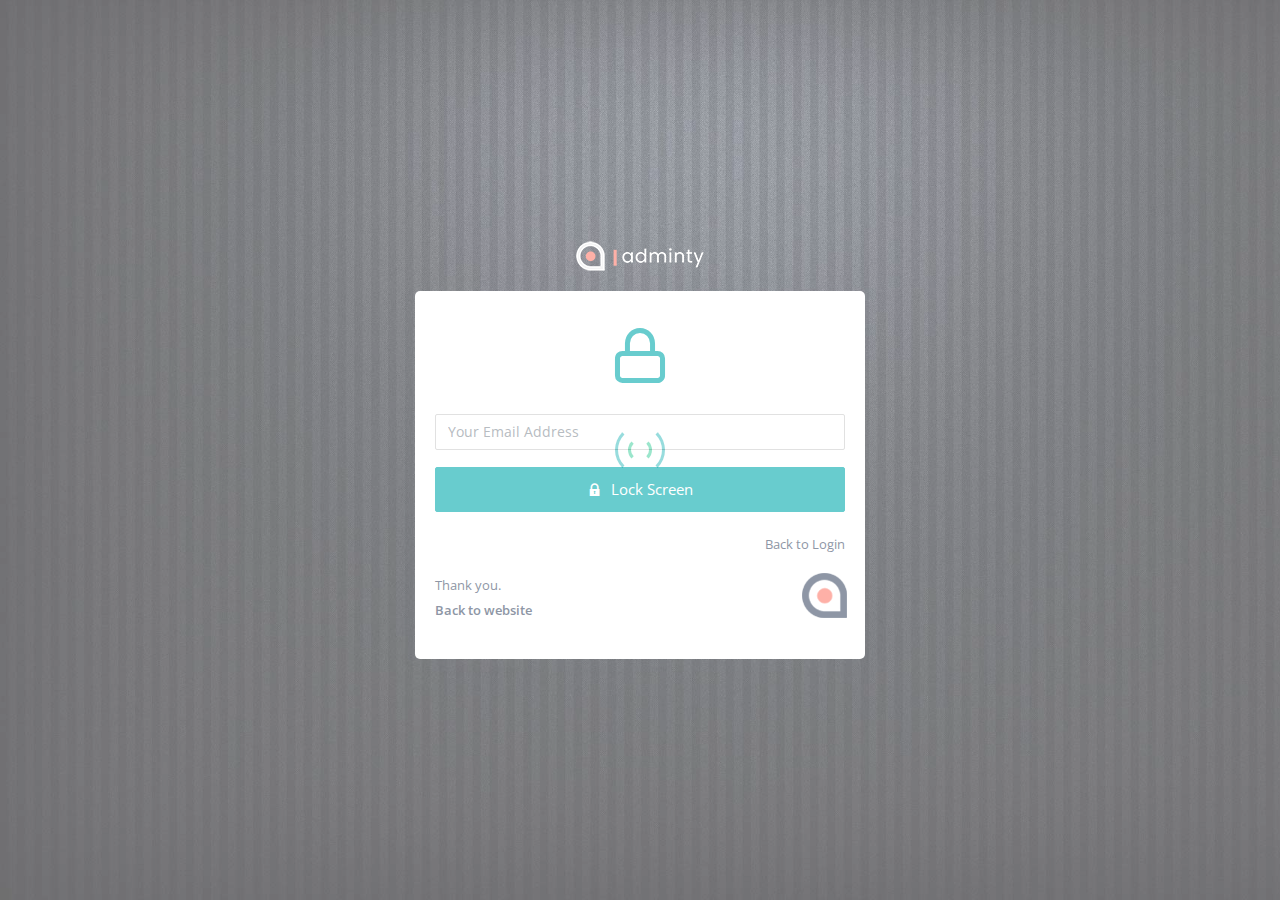
<file: public/backend/default/auth-lock-screen.htm>
﻿<!DOCTYPE html>
<html lang="en">

<head>
    <title>Adminty - Premium Admin Template by Colorlib </title>
    <!-- HTML5 Shim and Respond.js IE10 support of HTML5 elements and media queries -->
    <!-- WARNING: Respond.js doesn't work if you view the page via file:// -->
    <!--[if lt IE 10]>
      <script src="https://oss.maxcdn.com/libs/html5shiv/3.7.0/html5shiv.js"></script>
      <script src="https://oss.maxcdn.com/libs/respond.js/1.4.2/respond.min.js"></script>
      <![endif]-->
    <!-- Meta -->
    <meta charset="utf-8">
    <meta name="viewport" content="width=device-width, initial-scale=1.0, user-scalable=0, minimal-ui">
    <meta http-equiv="X-UA-Compatible" content="IE=edge">
    <meta name="description" content="#">
    <meta name="keywords" content="Admin , Responsive, Landing, Bootstrap, App, Template, Mobile, iOS, Android, apple, creative app">
    <meta name="author" content="#">
    <!-- Favicon icon -->
    <link rel="icon" href="..\files\assets\images\favicon.ico" type="image/x-icon">
    <!-- Google font--><link href="https://fonts.googleapis.com/css?family=Open+Sans:400,600,800" rel="stylesheet">
    <!-- Required Fremwork -->
    <link rel="stylesheet" type="text/css" href="..\files\bower_components\bootstrap\css\bootstrap.min.css">
    <!-- themify-icons line icon -->
    <link rel="stylesheet" type="text/css" href="..\files\assets\icon\themify-icons\themify-icons.css">
    <link rel="stylesheet" type="text/css" href="..\files\assets\icon\feather\css\feather.css">
    <!-- ico font -->
    <link rel="stylesheet" type="text/css" href="..\files\assets\icon\icofont\css\icofont.css">
    <!-- Style.css -->
    <link rel="stylesheet" type="text/css" href="..\files\assets\css\style.css">
</head>

<body class="fix-menu">
    <!-- Pre-loader start -->
    <div class="theme-loader">
    <div class="ball-scale">
        <div class='contain'>
            <div class="ring"><div class="frame"></div></div>
            <div class="ring"><div class="frame"></div></div>
            <div class="ring"><div class="frame"></div></div>
            <div class="ring"><div class="frame"></div></div>
            <div class="ring"><div class="frame"></div></div>
            <div class="ring"><div class="frame"></div></div>
            <div class="ring"><div class="frame"></div></div>
            <div class="ring"><div class="frame"></div></div>
            <div class="ring"><div class="frame"></div></div>
            <div class="ring"><div class="frame"></div></div>
        </div>
    </div>
</div>
    <!-- Pre-loader end -->
    <section class="login-block">
        <!-- Container-fluid starts -->
        <div class="container-fluid">
            <div class="row">
                <div class="col-sm-12">
                    <!-- Login card start -->
                    <form class="md-float-material form-material">
                        <div class="text-center">
                            <img src="..\files\assets\images\logo.png" alt="logo.png">
                        </div>
                        <div class="auth-box card">
                            <div class="card-block">
                                <div class="row">
                                    <div class="col-md-12">
                                        <h3 class="text-center"><i class="feather icon-lock text-primary f-60 p-t-15 p-b-20 d-block"></i></h3>
                                    </div>
                                </div>
                                <div class="form-group form-primary">
                                    <input type="text" name="email" class="form-control" required="" placeholder="Your Email Address">
                                    <span class="form-bar"></span>
                                </div>
                                <div class="row">
                                    <div class="col-md-12">
                                        <button type="button" class="btn btn-primary btn-md btn-block waves-effect text-center m-b-20"><i class="icofont icofont-lock"></i> Lock Screen </button>
                                    </div>
                                </div>
                                <p class="text-inverse text-right">Back to <a href="auth-normal-sign-in.htm">Login</a></p>
                                <div class="row">
                                    <div class="col-md-10">
                                        <p class="text-inverse text-left m-b-0">Thank you.</p>
                                        <p class="text-inverse text-left"><a href="index-1.htm"><b class="f-w-600">Back to website</b></a></p>
                                    </div>
                                    <div class="col-md-2">
                                        <img src="..\files\assets\images\auth\Logo-small-bottom.png" alt="small-logo.png">
                                    </div>
                                </div>
                            </div>
                        </div>
                    </form>
                    <!-- Login card end -->
                </div>
                <!-- end of col-sm-12 -->
            </div>
            <!-- end of row -->
        </div>
        <!-- end of container-fluid -->
    </section>
    <!-- Warning Section Starts -->
    <!-- Older IE warning message -->
    <!--[if lt IE 10]>
<div class="ie-warning">
    <h1>Warning!!</h1>
    <p>You are using an outdated version of Internet Explorer, please upgrade <br/>to any of the following web browsers to access this website.</p>
    <div class="iew-container">
        <ul class="iew-download">
            <li>
                <a href="http://www.google.com/chrome/">
                    <img src="../files/assets/images/browser/chrome.png" alt="Chrome">
                    <div>Chrome</div>
                </a>
            </li>
            <li>
                <a href="https://www.mozilla.org/en-US/firefox/new/">
                    <img src="../files/assets/images/browser/firefox.png" alt="Firefox">
                    <div>Firefox</div>
                </a>
            </li>
            <li>
                <a href="http://www.opera.com">
                    <img src="../files/assets/images/browser/opera.png" alt="Opera">
                    <div>Opera</div>
                </a>
            </li>
            <li>
                <a href="https://www.apple.com/safari/">
                    <img src="../files/assets/images/browser/safari.png" alt="Safari">
                    <div>Safari</div>
                </a>
            </li>
            <li>
                <a href="http://windows.microsoft.com/en-us/internet-explorer/download-ie">
                    <img src="../files/assets/images/browser/ie.png" alt="">
                    <div>IE (9 & above)</div>
                </a>
            </li>
        </ul>
    </div>
    <p>Sorry for the inconvenience!</p>
</div>
<![endif]-->
    <!-- Warning Section Ends -->
    <!-- Required Jquery -->
    <script type="text/javascript" src="..\files\bower_components\jquery\js\jquery.min.js"></script>
    <script type="text/javascript" src="..\files\bower_components\jquery-ui\js\jquery-ui.min.js"></script>
    <script type="text/javascript" src="..\files\bower_components\popper.js\js\popper.min.js"></script>
    <script type="text/javascript" src="..\files\bower_components\bootstrap\js\bootstrap.min.js"></script>
    <!-- jquery slimscroll js -->
    <script type="text/javascript" src="..\files\bower_components\jquery-slimscroll\js\jquery.slimscroll.js"></script>
    <!-- modernizr js -->
    <script type="text/javascript" src="..\files\bower_components\modernizr\js\modernizr.js"></script>
    <script type="text/javascript" src="..\files\bower_components\modernizr\js\css-scrollbars.js"></script>
    <!-- i18next.min.js -->
    <script type="text/javascript" src="..\files\bower_components\i18next\js\i18next.min.js"></script>
    <script type="text/javascript" src="..\files\bower_components\i18next-xhr-backend\js\i18nextXHRBackend.min.js"></script>
    <script type="text/javascript" src="..\files\bower_components\i18next-browser-languagedetector\js\i18nextBrowserLanguageDetector.min.js"></script>
    <script type="text/javascript" src="..\files\bower_components\jquery-i18next\js\jquery-i18next.min.js"></script>
    <!--Color Script Common-->
    <script type="text/javascript" src="..\files\assets\js\common-pages.js"></script>


<!-- Global site tag (gtag.js) - Google Analytics -->
<script async="" src="https://www.googletagmanager.com/gtag/js?id=UA-23581568-13"></script>
<script>
  window.dataLayer = window.dataLayer || [];
  function gtag(){dataLayer.push(arguments);}
  gtag('js', new Date());

  gtag('config', 'UA-23581568-13');
</script>
</body>

</html>
</file>
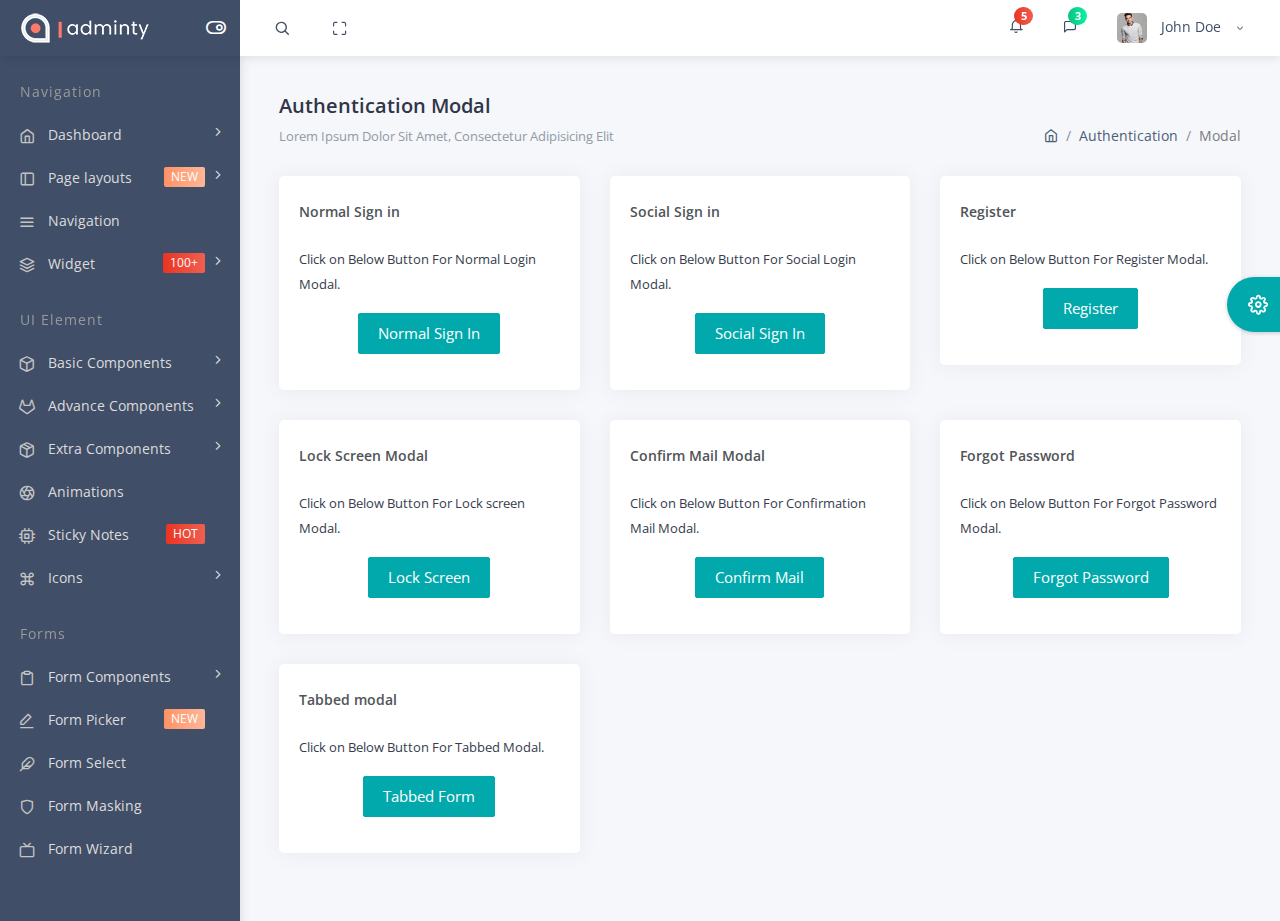
<file: public/backend/default/auth-modal.htm>
﻿<!DOCTYPE html>
<html lang="en">

<head>
    <title>Adminty - Premium Admin Template by Colorlib </title>
    <!-- HTML5 Shim and Respond.js IE10 support of HTML5 elements and media queries -->
    <!-- WARNING: Respond.js doesn't work if you view the page via file:// -->
    <!--[if lt IE 10]>
      <script src="https://oss.maxcdn.com/libs/html5shiv/3.7.0/html5shiv.js"></script>
      <script src="https://oss.maxcdn.com/libs/respond.js/1.4.2/respond.min.js"></script>
      <![endif]-->
    <!-- Meta -->
    <meta charset="utf-8">
    <meta name="viewport" content="width=device-width, initial-scale=1.0, user-scalable=0, minimal-ui">
    <meta http-equiv="X-UA-Compatible" content="IE=edge">
    <meta name="description" content="#">
    <meta name="keywords" content="Admin , Responsive, Landing, Bootstrap, App, Template, Mobile, iOS, Android, apple, creative app">
    <meta name="author" content="#">
    <!-- Favicon icon -->
    <link rel="icon" href="..\files\assets\images\favicon.ico" type="image/x-icon">
    <!-- Google font--><link href="https://fonts.googleapis.com/css?family=Open+Sans:400,600,800" rel="stylesheet">
    <!-- Required Fremwork -->
    <link rel="stylesheet" type="text/css" href="..\files\bower_components\bootstrap\css\bootstrap.min.css">
    <!-- themify-icons line icon -->
    <link rel="stylesheet" type="text/css" href="..\files\assets\icon\themify-icons\themify-icons.css">
    <!-- ico font -->
    <link rel="stylesheet" type="text/css" href="..\files\assets\icon\icofont\css\icofont.css">
    <!-- feather Awesome -->
    <link rel="stylesheet" type="text/css" href="..\files\assets\icon\feather\css\feather.css">
    <!-- Style.css -->
    <link rel="stylesheet" type="text/css" href="..\files\assets\css\style.css">
    <link rel="stylesheet" type="text/css" href="..\files\assets\css\linearicons.css">

    <link rel="stylesheet" type="text/css" href="..\files\assets\css\jquery.mCustomScrollbar.css">
</head>

<body>
<!-- Pre-loader start -->
<div class="theme-loader">
    <div class="ball-scale">
        <div class='contain'>
            <div class="ring">
                <div class="frame"></div>
            </div>
            <div class="ring">
                <div class="frame"></div>
            </div>
            <div class="ring">
                <div class="frame"></div>
            </div>
            <div class="ring">
                <div class="frame"></div>
            </div>
            <div class="ring">
                <div class="frame"></div>
            </div>
            <div class="ring">
                <div class="frame"></div>
            </div>
            <div class="ring">
                <div class="frame"></div>
            </div>
            <div class="ring">
                <div class="frame"></div>
            </div>
            <div class="ring">
                <div class="frame"></div>
            </div>
            <div class="ring">
                <div class="frame"></div>
            </div>
        </div>
    </div>
</div>
<!-- Pre-loader end -->
<div id="pcoded" class="pcoded">
    <div class="pcoded-overlay-box"></div>
    <div class="pcoded-container navbar-wrapper">

        <nav class="navbar header-navbar pcoded-header">
            <div class="navbar-wrapper">

                <div class="navbar-logo">
                    <a class="mobile-menu" id="mobile-collapse" href="#!">
                        <i class="feather icon-menu"></i>
                    </a>
                    <a href="index-1.htm">
                        <img class="img-fluid" src="..\files\assets\images\logo.png" alt="Theme-Logo">
                    </a>
                    <a class="mobile-options">
                        <i class="feather icon-more-horizontal"></i>
                    </a>
                </div>

                <div class="navbar-container container-fluid">
                    <ul class="nav-left">
                        <li class="header-search">
                            <div class="main-search morphsearch-search">
                                <div class="input-group">
                                    <span class="input-group-addon search-close"><i class="feather icon-x"></i></span>
                                    <input type="text" class="form-control">
                                    <span class="input-group-addon search-btn"><i class="feather icon-search"></i></span>
                                </div>
                            </div>
                        </li>
                        <li>
                            <a href="#!" onclick="javascript:toggleFullScreen()">
                                <i class="feather icon-maximize full-screen"></i>
                            </a>
                        </li>
                    </ul>
                    <ul class="nav-right">
                        <li class="header-notification">
                            <div class="dropdown-primary dropdown">
                                <div class="dropdown-toggle" data-toggle="dropdown">
                                    <i class="feather icon-bell"></i>
                                    <span class="badge bg-c-pink">5</span>
                                </div>
                                <ul class="show-notification notification-view dropdown-menu" data-dropdown-in="fadeIn" data-dropdown-out="fadeOut">
                                    <li>
                                        <h6>Notifications</h6>
                                        <label class="label label-danger">New</label>
                                    </li>
                                    <li>
                                        <div class="media">
                                            <img class="d-flex align-self-center img-radius" src="..\files\assets\images\avatar-4.jpg" alt="Generic placeholder image">
                                            <div class="media-body">
                                                <h5 class="notification-user">John Doe</h5>
                                                <p class="notification-msg">Lorem ipsum dolor sit amet, consectetuer elit.</p>
                                                <span class="notification-time">30 minutes ago</span>
                                            </div>
                                        </div>
                                    </li>
                                    <li>
                                        <div class="media">
                                            <img class="d-flex align-self-center img-radius" src="..\files\assets\images\avatar-3.jpg" alt="Generic placeholder image">
                                            <div class="media-body">
                                                <h5 class="notification-user">Joseph William</h5>
                                                <p class="notification-msg">Lorem ipsum dolor sit amet, consectetuer elit.</p>
                                                <span class="notification-time">30 minutes ago</span>
                                            </div>
                                        </div>
                                    </li>
                                    <li>
                                        <div class="media">
                                            <img class="d-flex align-self-center img-radius" src="..\files\assets\images\avatar-4.jpg" alt="Generic placeholder image">
                                            <div class="media-body">
                                                <h5 class="notification-user">Sara Soudein</h5>
                                                <p class="notification-msg">Lorem ipsum dolor sit amet, consectetuer elit.</p>
                                                <span class="notification-time">30 minutes ago</span>
                                            </div>
                                        </div>
                                    </li>
                                </ul>
                            </div>
                        </li>
                        <li class="header-notification">
                            <div class="dropdown-primary dropdown">
                                <div class="displayChatbox dropdown-toggle" data-toggle="dropdown">
                                    <i class="feather icon-message-square"></i>
                                    <span class="badge bg-c-green">3</span>
                                </div>
                            </div>
                        </li>
                        <li class="user-profile header-notification">
                            <div class="dropdown-primary dropdown">
                                <div class="dropdown-toggle" data-toggle="dropdown">
                                    <img src="..\files\assets\images\avatar-4.jpg" class="img-radius" alt="User-Profile-Image">
                                    <span>John Doe</span>
                                    <i class="feather icon-chevron-down"></i>
                                </div>
                                <ul class="show-notification profile-notification dropdown-menu" data-dropdown-in="fadeIn" data-dropdown-out="fadeOut">
                                    <li>
                                        <a href="#!">
                                            <i class="feather icon-settings"></i> Settings
                                        </a>
                                    </li>
                                    <li>
                                        <a href="user-profile.htm">
                                            <i class="feather icon-user"></i> Profile
                                        </a>
                                    </li>
                                    <li>
                                        <a href="email-inbox.htm">
                                            <i class="feather icon-mail"></i> My Messages
                                        </a>
                                    </li>
                                    <li>
                                        <a href="auth-lock-screen.htm">
                                            <i class="feather icon-lock"></i> Lock Screen
                                        </a>
                                    </li>
                                    <li>
                                        <a href="auth-normal-sign-in.htm">
                                            <i class="feather icon-log-out"></i> Logout
                                        </a>
                                    </li>
                                </ul>

                            </div>
                        </li>
                    </ul>
                </div>
            </div>
        </nav>

        <!-- Sidebar chat start -->
        <div id="sidebar" class="users p-chat-user showChat">
            <div class="had-container">
                <div class="card card_main p-fixed users-main">
                    <div class="user-box">
                        <div class="chat-inner-header">
                            <div class="back_chatBox">
                                <div class="right-icon-control">
                                    <input type="text" class="form-control  search-text" placeholder="Search Friend" id="search-friends">
                                    <div class="form-icon">
                                        <i class="icofont icofont-search"></i>
                                    </div>
                                </div>
                            </div>
                        </div>
                        <div class="main-friend-list">
                            <div class="media userlist-box" data-id="1" data-status="online" data-username="Josephin Doe" data-toggle="tooltip" data-placement="left" title="Josephin Doe">
                                <a class="media-left" href="#!">
                                    <img class="media-object img-radius img-radius" src="..\files\assets\images\avatar-3.jpg" alt="Generic placeholder image ">
                                    <div class="live-status bg-success"></div>
                                </a>
                                <div class="media-body">
                                    <div class="f-13 chat-header">Josephin Doe</div>
                                </div>
                            </div>
                            <div class="media userlist-box" data-id="2" data-status="online" data-username="Lary Doe" data-toggle="tooltip" data-placement="left" title="Lary Doe">
                                <a class="media-left" href="#!">
                                    <img class="media-object img-radius" src="..\files\assets\images\avatar-2.jpg" alt="Generic placeholder image">
                                    <div class="live-status bg-success"></div>
                                </a>
                                <div class="media-body">
                                    <div class="f-13 chat-header">Lary Doe</div>
                                </div>
                            </div>
                            <div class="media userlist-box" data-id="3" data-status="online" data-username="Alice" data-toggle="tooltip" data-placement="left" title="Alice">
                                <a class="media-left" href="#!">
                                    <img class="media-object img-radius" src="..\files\assets\images\avatar-4.jpg" alt="Generic placeholder image">
                                    <div class="live-status bg-success"></div>
                                </a>
                                <div class="media-body">
                                    <div class="f-13 chat-header">Alice</div>
                                </div>
                            </div>
                            <div class="media userlist-box" data-id="4" data-status="online" data-username="Alia" data-toggle="tooltip" data-placement="left" title="Alia">
                                <a class="media-left" href="#!">
                                    <img class="media-object img-radius" src="..\files\assets\images\avatar-3.jpg" alt="Generic placeholder image">
                                    <div class="live-status bg-success"></div>
                                </a>
                                <div class="media-body">
                                    <div class="f-13 chat-header">Alia</div>
                                </div>
                            </div>
                            <div class="media userlist-box" data-id="5" data-status="online" data-username="Suzen" data-toggle="tooltip" data-placement="left" title="Suzen">
                                <a class="media-left" href="#!">
                                    <img class="media-object img-radius" src="..\files\assets\images\avatar-2.jpg" alt="Generic placeholder image">
                                    <div class="live-status bg-success"></div>
                                </a>
                                <div class="media-body">
                                    <div class="f-13 chat-header">Suzen</div>
                                </div>
                            </div>
                        </div>
                    </div>
                </div>
            </div>
        </div>
        <!-- Sidebar inner chat start-->
        <div class="showChat_inner">
            <div class="media chat-inner-header">
                <a class="back_chatBox">
                    <i class="feather icon-chevron-left"></i> Josephin Doe
                </a>
            </div>
            <div class="media chat-messages">
                <a class="media-left photo-table" href="#!">
                    <img class="media-object img-radius img-radius m-t-5" src="..\files\assets\images\avatar-3.jpg" alt="Generic placeholder image">
                </a>
                <div class="media-body chat-menu-content">
                    <div class="">
                        <p class="chat-cont">I'm just looking around. Will you tell me something about yourself?</p>
                        <p class="chat-time">8:20 a.m.</p>
                    </div>
                </div>
            </div>
            <div class="media chat-messages">
                <div class="media-body chat-menu-reply">
                    <div class="">
                        <p class="chat-cont">I'm just looking around. Will you tell me something about yourself?</p>
                        <p class="chat-time">8:20 a.m.</p>
                    </div>
                </div>
                <div class="media-right photo-table">
                    <a href="#!">
                        <img class="media-object img-radius img-radius m-t-5" src="..\files\assets\images\avatar-4.jpg" alt="Generic placeholder image">
                    </a>
                </div>
            </div>
            <div class="chat-reply-box p-b-20">
                <div class="right-icon-control">
                    <input type="text" class="form-control search-text" placeholder="Share Your Thoughts">
                    <div class="form-icon">
                        <i class="feather icon-navigation"></i>
                    </div>
                </div>
            </div>
        </div>
        <!-- Sidebar inner chat end-->
        <div class="pcoded-main-container">
            <div class="pcoded-wrapper">
                <nav class="pcoded-navbar">
                    <div class="pcoded-inner-navbar main-menu">
                        <div class="pcoded-navigatio-lavel">Navigation</div>
                        <ul class="pcoded-item pcoded-left-item">
                            <li class="pcoded-hasmenu">
                                <a href="javascript:void(0)">
                                    <span class="pcoded-micon"><i class="feather icon-home"></i></span>
                                    <span class="pcoded-mtext">Dashboard</span>
                                </a>
                                <ul class="pcoded-submenu">
                                    <li class="">
                                        <a href="index-1.htm">
                                            <span class="pcoded-mtext">Default</span>
                                        </a>
                                    </li>
                                    <li class="">
                                        <a href="dashboard-crm.htm">
                                            <span class="pcoded-mtext">CRM</span>
                                        </a>
                                    </li>
                                    <li class=" ">
                                        <a href="dashboard-analytics.htm">
                                            <span class="pcoded-mtext">Analytics</span>
                                            <span class="pcoded-badge label label-info ">NEW</span>
                                        </a>
                                    </li>
                                </ul>
                            </li>
                            <li class="pcoded-hasmenu">
                                <a href="javascript:void(0)">
                                    <span class="pcoded-micon"><i class="feather icon-sidebar"></i></span>
                                    <span class="pcoded-mtext">Page layouts</span>
                                    <span class="pcoded-badge label label-warning">NEW</span>
                                </a>
                                <ul class="pcoded-submenu">
                                    <li class=" pcoded-hasmenu">
                                        <a href="javascript:void(0)">
                                            <span class="pcoded-mtext">Vertical</span>
                                        </a>
                                        <ul class="pcoded-submenu">
                                            <li class=" ">
                                                <a href="menu-static.htm">
                                                    <span class="pcoded-mtext">Static Layout</span>
                                                </a>
                                            </li>
                                            <li class=" ">
                                                <a href="menu-header-fixed.htm">
                                                    <span class="pcoded-mtext">Header Fixed</span>
                                                </a>
                                            </li>
                                            <li class=" ">
                                                <a href="menu-compact.htm">
                                                    <span class="pcoded-mtext">Compact</span>
                                                </a>
                                            </li>
                                            <li class=" ">
                                                <a href="menu-sidebar.htm">
                                                    <span class="pcoded-mtext">Sidebar Fixed</span>
                                                </a>
                                            </li>

                                        </ul>
                                    </li>
                                    <li class=" pcoded-hasmenu">
                                        <a href="javascript:void(0)">
                                            <span class="pcoded-mtext">Horizontal</span>
                                        </a>
                                        <ul class="pcoded-submenu">
                                            <li class=" ">
                                                <a href="menu-horizontal-static.htm" target="_blank">
                                                    <span class="pcoded-mtext">Static Layout</span>
                                                </a>
                                            </li>
                                            <li class=" ">
                                                <a href="menu-horizontal-fixed.htm" target="_blank">
                                                    <span class="pcoded-mtext">Fixed layout</span>
                                                </a>
                                            </li>
                                            <li class=" ">
                                                <a href="menu-horizontal-icon.htm" target="_blank">
                                                    <span class="pcoded-mtext">Static With Icon</span>
                                                </a>
                                            </li>
                                            <li class=" ">
                                                <a href="menu-horizontal-icon-fixed.htm" target="_blank">
                                                    <span class="pcoded-mtext">Fixed With Icon</span>
                                                </a>
                                            </li>
                                        </ul>
                                    </li>
                                    <li class=" ">
                                        <a href="menu-bottom.htm">
                                            <span class="pcoded-mtext">Bottom Menu</span>
                                        </a>
                                    </li>
                                    <li class=" ">
                                        <a href="box-layout.htm" target="_blank">
                                            <span class="pcoded-mtext">Box Layout</span>
                                        </a>
                                    </li>
                                    <li class=" ">
                                        <a href="menu-rtl.htm" target="_blank">
                                            <span class="pcoded-mtext">RTL</span>
                                        </a>
                                    </li>
                                </ul>
                            </li>
                            <li class="">
                                <a href="navbar-light.htm">
                                    <span class="pcoded-micon"><i class="feather icon-menu"></i></span>
                                    <span class="pcoded-mtext">Navigation</span>
                                </a>
                            </li>
                            <li class="pcoded-hasmenu">
                                <a href="javascript:void(0)">
                                    <span class="pcoded-micon"><i class="feather icon-layers"></i></span>
                                    <span class="pcoded-mtext">Widget</span>
                                    <span class="pcoded-badge label label-danger">100+</span>
                                </a>
                                <ul class="pcoded-submenu">
                                    <li class="">
                                        <a href="widget-statistic.htm">
                                            <span class="pcoded-mtext">Statistic</span>
                                        </a>
                                    </li>
                                    <li class=" ">
                                        <a href="widget-data.htm">
                                            <span class="pcoded-mtext">Data</span>
                                        </a>
                                    </li>
                                    <li class="">
                                        <a href="widget-chart.htm">
                                            <span class="pcoded-mtext">Chart Widget</span>
                                        </a>
                                    </li>

                                </ul>
                            </li>
                        </ul>
                        <div class="pcoded-navigatio-lavel">UI Element</div>
                        <ul class="pcoded-item pcoded-left-item">
                            <li class="pcoded-hasmenu">
                                <a href="javascript:void(0)">
                                    <span class="pcoded-micon"><i class="feather icon-box"></i></span>
                                    <span class="pcoded-mtext">Basic Components</span>
                                </a>
                                <ul class="pcoded-submenu">
                                    <li class=" ">
                                        <a href="alert.htm">
                                            <span class="pcoded-mtext">Alert</span>
                                        </a>
                                    </li>
                                    <li class=" ">
                                        <a href="breadcrumb.htm">
                                            <span class="pcoded-mtext">Breadcrumbs</span>
                                        </a>
                                    </li>
                                    <li class=" ">
                                        <a href="button.htm">
                                            <span class="pcoded-mtext">Button</span>
                                        </a>
                                    </li>
                                    <li class=" ">
                                        <a href="box-shadow.htm">
                                            <span class="pcoded-mtext">Box-Shadow</span>
                                        </a>
                                    </li>
                                    <li class=" ">
                                        <a href="accordion.htm">
                                            <span class="pcoded-mtext">Accordion</span>
                                        </a>
                                    </li>
                                    <li class=" ">
                                        <a href="generic-class.htm">
                                            <span class="pcoded-mtext">Generic Class</span>
                                        </a>
                                    </li>
                                    <li class=" ">
                                        <a href="tabs.htm">
                                            <span class="pcoded-mtext">Tabs</span>
                                        </a>
                                    </li>
                                    <li class=" ">
                                        <a href="color.htm">
                                            <span class="pcoded-mtext">Color</span>
                                        </a>
                                    </li>
                                    <li class=" ">
                                        <a href="label-badge.htm">
                                            <span class="pcoded-mtext">Label Badge</span>
                                        </a>
                                    </li>
                                    <li class=" ">
                                        <a href="progress-bar.htm">
                                            <span class="pcoded-mtext">Progress Bar</span>
                                        </a>
                                    </li>
                                    <li class=" ">
                                        <a href="preloader.htm">
                                            <span class="pcoded-mtext">Pre-Loader</span>
                                        </a>
                                    </li>
                                    <li class=" ">
                                        <a href="list.htm">
                                            <span class="pcoded-mtext">List</span>
                                        </a>
                                    </li>
                                    <li class=" ">
                                        <a href="tooltip.htm">
                                            <span class="pcoded-mtext">Tooltip And Popover</span>
                                        </a>
                                    </li>
                                    <li class=" ">
                                        <a href="typography.htm">
                                            <span class="pcoded-mtext">Typography</span>
                                        </a>
                                    </li>
                                    <li class=" ">
                                        <a href="other.htm">
                                            <span class="pcoded-mtext">Other</span>
                                        </a>
                                    </li>
                                </ul>
                            </li>
                            <li class="pcoded-hasmenu">
                                <a href="javascript:void(0)">
                                    <span class="pcoded-micon"><i class="feather icon-gitlab"></i></span>
                                    <span class="pcoded-mtext">Advance Components</span>
                                </a>
                                <ul class="pcoded-submenu">
                                    <li class=" ">
                                        <a href="draggable.htm">
                                            <span class="pcoded-mtext">Draggable</span>
                                        </a>
                                    </li>
                                    <li class=" ">
                                        <a href="bs-grid.htm">
                                            <span class="pcoded-mtext">Grid Stack</span>
                                        </a>
                                    </li>
                                    <li class=" ">
                                        <a href="light-box.htm">
                                            <span class="pcoded-mtext">Light Box</span>
                                        </a>
                                    </li>
                                    <li class=" ">
                                        <a href="modal.htm">
                                            <span class="pcoded-mtext">Modal</span>
                                        </a>
                                    </li>
                                    <li class=" ">
                                        <a href="notification.htm">
                                            <span class="pcoded-mtext">Notifications</span>
                                        </a>
                                    </li>
                                    <li class=" ">
                                        <a href="notify.htm">
                                            <span class="pcoded-mtext">PNOTIFY</span>
                                            <span class="pcoded-badge label label-info">NEW</span>
                                        </a>
                                    </li>
                                    <li class=" ">
                                        <a href="rating.htm">
                                            <span class="pcoded-mtext">Rating</span>
                                        </a>
                                    </li>
                                    <li class=" ">
                                        <a href="range-slider.htm">
                                            <span class="pcoded-mtext">Range Slider</span>
                                        </a>
                                    </li>
                                    <li class=" ">
                                        <a href="slider.htm">
                                            <span class="pcoded-mtext">Slider</span>
                                        </a>
                                    </li>
                                    <li class=" ">
                                        <a href="syntax-highlighter.htm">
                                            <span class="pcoded-mtext">Syntax Highlighter</span>
                                        </a>
                                    </li>
                                    <li class=" ">
                                        <a href="tour.htm">
                                            <span class="pcoded-mtext">Tour</span>
                                        </a>
                                    </li>
                                    <li class=" ">
                                        <a href="treeview.htm">
                                            <span class="pcoded-mtext">Tree View</span>
                                        </a>
                                    </li>
                                    <li class=" ">
                                        <a href="nestable.htm">
                                            <span class="pcoded-mtext">Nestable</span>
                                        </a>
                                    </li>
                                    <li class=" ">
                                        <a href="toolbar.htm">
                                            <span class="pcoded-mtext">Toolbar</span>
                                        </a>
                                    </li>
                                    <li class=" ">
                                        <a href="x-editable.htm">
                                            <span class="pcoded-mtext">X-Editable</span>
                                        </a>
                                    </li>
                                </ul>
                            </li>
                            <li class="pcoded-hasmenu">
                                <a href="javascript:void(0)">
                                    <span class="pcoded-micon"><i class="feather icon-package"></i></span>
                                    <span class="pcoded-mtext">Extra Components</span>
                                </a>
                                <ul class="pcoded-submenu">
                                    <li class=" ">
                                        <a href="session-timeout.htm">
                                            <span class="pcoded-mtext">Session Timeout</span>
                                        </a>
                                    </li>
                                    <li class=" ">
                                        <a href="session-idle-timeout.htm">
                                            <span class="pcoded-mtext">Session Idle Timeout</span>
                                        </a>
                                    </li>
                                    <li class=" ">
                                        <a href="offline.htm">
                                            <span class="pcoded-mtext">Offline</span>
                                        </a>
                                    </li>

                                </ul>
                            </li>
                            <li class=" ">
                                <a href="animation.htm">
                                    <span class="pcoded-micon"><i class="feather icon-aperture rotate-refresh"></i><b>A</b></span>
                                    <span class="pcoded-mtext">Animations</span>
                                </a>
                            </li>
                            <li class=" ">
                                <a href="sticky.htm">
                                    <span class="pcoded-micon"><i class="feather icon-cpu"></i></span>
                                    <span class="pcoded-mtext">Sticky Notes</span>
                                    <span class="pcoded-badge label label-danger">HOT</span>
                                </a>
                            </li>
                            <li class="pcoded-hasmenu">
                                <a href="javascript:void(0)">
                                    <span class="pcoded-micon"><i class="feather icon-command"></i></span>
                                    <span class="pcoded-mtext">Icons</span>
                                </a>
                                <ul class="pcoded-submenu">
                                    <li class=" ">
                                        <a href="icon-font-awesome.htm">
                                            <span class="pcoded-mtext">Font Awesome</span>
                                        </a>
                                    </li>
                                    <li class=" ">
                                        <a href="icon-themify.htm">
                                            <span class="pcoded-mtext">Themify</span>
                                        </a>
                                    </li>
                                    <li class=" ">
                                        <a href="icon-simple-line.htm">
                                            <span class="pcoded-mtext">Simple Line Icon</span>
                                        </a>
                                    </li>
                                    <li class=" ">
                                        <a href="icon-ion.htm">
                                            <span class="pcoded-mtext">Ion Icon</span>
                                        </a>
                                    </li>
                                    <li class=" ">
                                        <a href="icon-material-design.htm">
                                            <span class="pcoded-mtext">Material Design</span>
                                        </a>
                                    </li>
                                    <li class=" ">
                                        <a href="icon-icofonts.htm">
                                            <span class="pcoded-mtext">Ico Fonts</span>
                                        </a>
                                    </li>
                                    <li class=" ">
                                        <a href="icon-weather.htm">
                                            <span class="pcoded-mtext">Weather Icon</span>
                                        </a>
                                    </li>
                                    <li class=" ">
                                        <a href="icon-typicons.htm">
                                            <span class="pcoded-mtext">Typicons</span>
                                        </a>
                                    </li>
                                    <li class=" ">
                                        <a href="icon-flags.htm">
                                            <span class="pcoded-mtext">Flags</span>
                                        </a>
                                    </li>
                                </ul>
                            </li>
                        </ul>
                        <div class="pcoded-navigatio-lavel">Forms</div>
                        <ul class="pcoded-item pcoded-left-item">
                            <li class="pcoded-hasmenu">
                                <a href="javascript:void(0)">
                                    <span class="pcoded-micon"><i class="feather icon-clipboard"></i></span>
                                    <span class="pcoded-mtext">Form Components</span>
                                </a>
                                <ul class="pcoded-submenu">
                                    <li class=" ">
                                        <a href="form-elements-component.htm">
                                            <span class="pcoded-mtext">Form Components</span>
                                        </a>
                                    </li>
                                    <li class=" ">
                                        <a href="form-elements-add-on.htm">
                                            <span class="pcoded-mtext">Form-Elements-Add-On</span>
                                        </a>
                                    </li>
                                    <li class=" ">
                                        <a href="form-elements-advance.htm">
                                            <span class="pcoded-mtext">Form-Elements-Advance</span>
                                        </a>
                                    </li>
                                    <li class=" ">
                                        <a href="form-validation.htm">
                                            <span class="pcoded-mtext">Form Validation</span>
                                        </a>
                                    </li>
                                </ul>
                            </li>
                            <li class=" ">
                                <a href="form-picker.htm">
                                    <span class="pcoded-micon"><i class="feather icon-edit-1"></i></span>
                                    <span class="pcoded-mtext">Form Picker</span>
                                    <span class="pcoded-badge label label-warning">NEW</span>
                                </a>
                            </li>
                            <li class=" ">
                                <a href="form-select.htm">
                                    <span class="pcoded-micon"><i class="feather icon-feather"></i></span>
                                    <span class="pcoded-mtext">Form Select</span>
                                </a>
                            </li>
                            <li class=" ">
                                <a href="form-masking.htm">
                                    <span class="pcoded-micon"><i class="feather icon-shield"></i></span>
                                    <span class="pcoded-mtext">Form Masking</span>
                                </a>
                            </li>
                            <li class=" ">
                                <a href="form-wizard.htm">
                                    <span class="pcoded-micon"><i class="feather icon-tv"></i></span>
                                    <span class="pcoded-mtext">Form Wizard</span>
                                </a>
                            </li>
                            <li class="pcoded-hasmenu">
                                <a href="javascript:void(0)">
                                    <span class="pcoded-micon"><i class="feather icon-book"></i></span>
                                    <span class="pcoded-mtext">Ready To Use</span>
                                    <span class="pcoded-badge label label-danger">HOT</span>
                                </a>
                                <ul class="pcoded-submenu">
                                    <li class=" ">
                                        <a href="ready-cloned-elements-form.htm">
                                            <span class="pcoded-mtext">Cloned Elements Form</span>
                                        </a>
                                    </li>
                                    <li class=" ">
                                        <a href="ready-currency-form.htm">
                                            <span class="pcoded-mtext">Currency Form</span>
                                        </a>
                                    </li>
                                    <li class=" ">
                                        <a href="ready-form-booking.htm">
                                            <span class="pcoded-mtext">Booking Form</span>
                                        </a>
                                    </li>
                                    <li class=" ">
                                        <a href="ready-form-booking-multi-steps.htm">
                                            <span class="pcoded-mtext">Booking Multi Steps Form</span>
                                        </a>
                                    </li>
                                    <li class=" ">
                                        <a href="ready-form-comment.htm">
                                            <span class="pcoded-mtext">Comment Form</span>
                                        </a>
                                    </li>
                                    <li class=" ">
                                        <a href="ready-form-contact.htm">
                                            <span class="pcoded-mtext">Contact Form</span>
                                        </a>
                                    </li>
                                    <li class=" ">
                                        <a href="ready-job-application-form.htm">
                                            <span class="pcoded-mtext">Job Application Form</span>
                                        </a>
                                    </li>
                                    <li class=" ">
                                        <a href="ready-js-addition-form.htm">
                                            <span class="pcoded-mtext">JS Addition Form</span>
                                        </a>
                                    </li>
                                    <li class=" ">
                                        <a href="ready-login-form.htm">
                                            <span class="pcoded-mtext">Login Form</span>
                                        </a>
                                    </li>
                                    <li class=" ">
                                        <a href="ready-popup-modal-form.htm" target="_blank">
                                            <span class="pcoded-mtext">Popup Modal Form</span>
                                        </a>
                                    </li>
                                    <li class=" ">
                                        <a href="ready-registration-form.htm">
                                            <span class="pcoded-mtext">Registration Form</span>
                                        </a>
                                    </li>
                                    <li class=" ">
                                        <a href="ready-review-form.htm">
                                            <span class="pcoded-mtext">Review Form</span>
                                        </a>
                                    </li>
                                    <li class=" ">
                                        <a href="ready-subscribe-form.htm">
                                            <span class="pcoded-mtext">Subscribe Form</span>
                                        </a>
                                    </li>
                                    <li class=" ">
                                        <a href="ready-suggestion-form.htm">
                                            <span class="pcoded-mtext">Suggestion Form</span>
                                        </a>
                                    </li>
                                    <li class=" ">
                                        <a href="ready-tabs-form.htm">
                                            <span class="pcoded-mtext">Tabs Form</span>
                                        </a>
                                    </li>
                                </ul>
                            </li>
                        </ul>
                        <div class="pcoded-navigatio-lavel">Tables</div>
                        <ul class="pcoded-item pcoded-left-item">
                            <li class="pcoded-hasmenu">
                                <a href="javascript:void(0)">
                                    <span class="pcoded-micon"><i class="feather icon-credit-card"></i></span>
                                    <span class="pcoded-mtext">Bootstrap Table</span>
                                </a>
                                <ul class="pcoded-submenu">
                                    <li class=" ">
                                        <a href="bs-basic-table.htm">
                                            <span class="pcoded-mtext">Basic Table</span>
                                        </a>
                                    </li>
                                    <li class=" ">
                                        <a href="bs-table-sizing.htm">
                                            <span class="pcoded-mtext">Sizing Table</span>
                                        </a>
                                    </li>
                                    <li class=" ">
                                        <a href="bs-table-border.htm">
                                            <span class="pcoded-mtext">Border Table</span>
                                        </a>
                                    </li>
                                    <li class=" ">
                                        <a href="bs-table-styling.htm">
                                            <span class="pcoded-mtext">Styling Table</span>
                                        </a>
                                    </li>
                                </ul>
                            </li>
                            <li class="pcoded-hasmenu">
                                <a href="javascript:void(0)">
                                    <span class="pcoded-micon"><i class="feather icon-inbox"></i></span>
                                    <span class="pcoded-mtext">Data Table</span>
                                    <span class="pcoded-mcaret"></span>
                                </a>
                                <ul class="pcoded-submenu">
                                    <li class=" ">
                                        <a href="dt-basic.htm">
                                            <span class="pcoded-mtext">Basic Initialization</span>
                                        </a>
                                    </li>
                                    <li class=" ">
                                        <a href="dt-advance.htm">
                                            <span class="pcoded-mtext">Advance Initialization</span>
                                        </a>
                                    </li>
                                    <li class=" ">
                                        <a href="dt-styling.htm">
                                            <span class="pcoded-mtext">Styling</span>
                                        </a>
                                    </li>
                                    <li class=" ">
                                        <a href="dt-api.htm">
                                            <span class="pcoded-mtext">API</span>
                                        </a>
                                    </li>
                                    <li class=" ">
                                        <a href="dt-ajax.htm">
                                            <span class="pcoded-mtext">Ajax</span>
                                        </a>
                                    </li>
                                    <li class=" ">
                                        <a href="dt-server-side.htm">
                                            <span class="pcoded-mtext">Server Side</span>
                                        </a>
                                    </li>
                                    <li class=" ">
                                        <a href="dt-plugin.htm">
                                            <span class="pcoded-mtext">Plug-In</span>
                                        </a>
                                    </li>
                                    <li class=" ">
                                        <a href="dt-data-sources.htm">
                                            <span class="pcoded-mtext">Data Sources</span>
                                        </a>
                                    </li>

                                </ul>
                            </li>
                            <li class="pcoded-hasmenu">
                                <a href="javascript:void(0)">
                                    <span class="pcoded-micon"><i class="feather icon-server"></i></span>
                                    <span class="pcoded-mtext">Data Table Extensions</span>
                                </a>
                                <ul class="pcoded-submenu">
                                    <li class=" ">
                                        <a href="dt-ext-autofill.htm">
                                            <span class="pcoded-mtext">AutoFill</span>
                                        </a>
                                    </li>
                                    <li class="pcoded-hasmenu">
                                        <a href="javascript:void(0)">
                                            <span class="pcoded-mtext">Button</span>
                                        </a>
                                        <ul class="pcoded-submenu">
                                            <li class=" ">
                                                <a href="dt-ext-basic-buttons.htm">
                                                    <span class="pcoded-mtext">Basic Button</span>
                                                </a>
                                            </li>
                                            <li class=" ">
                                                <a href="dt-ext-buttons-html-5-data-export.htm">
                                                    <span class="pcoded-mtext">Html-5 Data Export</span>
                                                </a>
                                            </li>
                                        </ul>
                                    </li>
                                    <li class=" ">
                                        <a href="dt-ext-col-reorder.htm">
                                            <span class="pcoded-mtext">Col Reorder</span>
                                        </a>
                                    </li>
                                    <li class=" ">
                                        <a href="dt-ext-fixed-columns.htm">
                                            <span class="pcoded-mtext">Fixed Columns</span>
                                        </a>
                                    </li>
                                    <li class=" ">
                                        <a href="dt-ext-fixed-header.htm">
                                            <span class="pcoded-mtext">Fixed Header</span>
                                        </a>
                                    </li>
                                    <li class=" ">
                                        <a href="dt-ext-key-table.htm">
                                            <span class="pcoded-mtext">Key Table</span>
                                        </a>
                                    </li>
                                    <li class=" ">
                                        <a href="dt-ext-responsive.htm">
                                            <span class="pcoded-mtext">Responsive</span>
                                        </a>
                                    </li>
                                    <li class=" ">
                                        <a href="dt-ext-row-reorder.htm">
                                            <span class="pcoded-mtext">Row Reorder</span>
                                        </a>
                                    </li>
                                    <li class=" ">
                                        <a href="dt-ext-scroller.htm">
                                            <span class="pcoded-mtext">Scroller</span>
                                        </a>
                                    </li>
                                    <li class=" ">
                                        <a href="dt-ext-select.htm">
                                            <span class="pcoded-mtext">Select Table</span>
                                        </a>
                                    </li>
                                </ul>
                            </li>
                            <li class=" ">
                                <a href="foo-table.htm">
                                    <span class="pcoded-micon"><i class="feather icon-hash"></i></span>
                                    <span class="pcoded-mtext">FooTable</span>
                                </a>
                            </li>
                            <li class="pcoded-hasmenu ">
                                <a href="javascript:void(0)">
                                    <span class="pcoded-micon"><i class="feather icon-airplay"></i></span>
                                    <span class="pcoded-mtext">Handson Table</span>
                                </a>
                                <ul class="pcoded-submenu">
                                    <li class="">
                                        <a href="handson-appearance.htm">
                                            <span class="pcoded-mtext">Appearance</span>
                                        </a>
                                    </li>
                                    <li class="">
                                        <a href="handson-data-operation.htm">
                                            <span class="pcoded-mtext">Data Operation</span>
                                        </a>
                                    </li>
                                    <li class="">
                                        <a href="handson-rows-cols.htm">
                                            <span class="pcoded-mtext">Rows Columns</span>
                                        </a>
                                    </li>
                                    <li class="">
                                        <a href="handson-columns-only.htm">
                                            <span class="pcoded-mtext">Columns Only</span>
                                        </a>
                                    </li>
                                    <li class="">
                                        <a href="handson-cell-features.htm">
                                            <span class="pcoded-mtext">Cell Features</span>
                                        </a>
                                    </li>
                                    <li class="">
                                        <a href="handson-cell-types.htm">
                                            <span class="pcoded-mtext">Cell Types</span>
                                        </a>
                                    </li>
                                    <li class="">
                                        <a href="handson-integrations.htm">
                                            <span class="pcoded-mtext">Integrations</span>
                                        </a>
                                    </li>
                                    <li class="">
                                        <a href="handson-rows-only.htm">
                                            <span class="pcoded-mtext">Rows Only</span>
                                        </a>
                                    </li>
                                    <li class="">
                                        <a href="handson-utilities.htm">
                                            <span class="pcoded-mtext">Utilities</span>
                                        </a>
                                    </li>
                                </ul>
                            </li>
                            <li class="">
                                <a href="editable-table.htm">
                                    <span class="pcoded-micon"><i class="feather icon-edit"></i></span>
                                    <span class="pcoded-mtext">Editable Table</span>
                                </a>
                            </li>
                        </ul>
                        <div class="pcoded-navigatio-lavel">Chart And Maps</div>
                        <ul class="pcoded-item pcoded-left-item">
                            <li class="pcoded-hasmenu ">
                                <a href="javascript:void(0)">
                                    <span class="pcoded-micon"><i class="feather icon-pie-chart"></i></span>
                                    <span class="pcoded-mtext">Charts</span>
                                </a>
                                <ul class="pcoded-submenu">
                                    <li class="">
                                        <a href="chart-google.htm">
                                            <span class="pcoded-mtext">Google Chart</span>
                                        </a>
                                    </li>
                                    <li class="">
                                        <a href="chart-echart.htm">
                                            <span class="pcoded-mtext">Echarts</span>
                                        </a>
                                    </li>
                                    <li class="">
                                        <a href="chart-chartjs.htm">
                                            <span class="pcoded-mtext">ChartJs</span>
                                        </a>
                                    </li>
                                    <li class="">
                                        <a href="chart-list.htm">
                                            <span class="pcoded-mtext">List Chart</span>
                                        </a>
                                    </li>
                                    <li class="">
                                        <a href="chart-float.htm">
                                            <span class="pcoded-mtext">Float Chart</span>
                                        </a>
                                    </li>
                                    <li class="">
                                        <a href="chart-knob.htm">
                                            <span class="pcoded-mtext">Knob chart</span>
                                        </a>
                                    </li>
                                    <li class="">
                                        <a href="chart-morris.htm">
                                            <span class="pcoded-mtext">Morris Chart</span>
                                        </a>
                                    </li>
                                    <li class="">
                                        <a href="chart-nvd3.htm">
                                            <span class="pcoded-mtext">Nvd3 Chart</span>
                                        </a>
                                    </li>
                                    <li class="">
                                        <a href="chart-peity.htm">
                                            <span class="pcoded-mtext">Peity Chart</span>
                                        </a>
                                    </li>
                                    <li class="">
                                        <a href="chart-radial.htm">
                                            <span class="pcoded-mtext">Radial Chart</span>
                                        </a>
                                    </li>
                                    <li class="">
                                        <a href="chart-rickshaw.htm">
                                            <span class="pcoded-mtext">Rickshaw Chart</span>
                                        </a>
                                    </li>
                                    <li class="">
                                        <a href="chart-sparkline.htm">
                                            <span class="pcoded-mtext">Sparkline Chart</span>
                                        </a>
                                    </li>
                                    <li class="">
                                        <a href="chart-c3.htm">
                                            <span class="pcoded-mtext">C3 Chart</span>
                                        </a>
                                    </li>
                                </ul>
                            </li>
                            <li class="pcoded-hasmenu ">
                                <a href="javascript:void(0)">
                                    <span class="pcoded-micon"><i class="feather icon-map"></i></span>
                                    <span class="pcoded-mtext">Maps</span>
                                </a>
                                <ul class="pcoded-submenu">
                                    <li class="">
                                        <a href="map-google.htm">
                                            <span class="pcoded-mtext">Google Maps</span>
                                        </a>
                                    </li>
                                    <li class="">
                                        <a href="map-vector.htm">
                                            <span class="pcoded-mtext">Vector Maps</span>
                                        </a>
                                    </li>
                                    <li class="">
                                        <a href="map-api.htm">
                                            <span class="pcoded-mtext">Google Map Search API</span>
                                        </a>
                                    </li>
                                    <li class="">
                                        <a href="location.htm">
                                            <span class="pcoded-mtext">Location</span>
                                        </a>
                                    </li>
                                </ul>
                            </li>
                            <li class="">
                                <a href="..\files\extra-pages\landingpage\index.htm" target="_blank">
                                    <span class="pcoded-micon"><i class="feather icon-navigation-2"></i></span>
                                    <span class="pcoded-mtext">Landing Page</span>
                                </a>
                            </li>
                        </ul>
                        <div class="pcoded-navigatio-lavel">Pages</div>
                        <ul class="pcoded-item pcoded-left-item">
                            <li class="pcoded-hasmenu pcoded-trigger">
                                <a href="javascript:void(0)">
                                    <span class="pcoded-micon"><i class="feather icon-unlock"></i></span>
                                    <span class="pcoded-mtext">Authentication</span>
                                </a>
                                <ul class="pcoded-submenu">
                                    <li class="">
                                        <a href="auth-normal-sign-in.htm" target="_blank">
                                            <span class="pcoded-mtext">Login With BG Image</span>
                                        </a>
                                    </li>
                                    <li class="">
                                        <a href="auth-sign-in-social.htm" target="_blank">
                                            <span class="pcoded-mtext">Login With Social Icon</span>
                                        </a>
                                    </li>
                                    <li class="">
                                        <a href="auth-sign-in-social-header-footer.htm" target="_blank">
                                            <span class="pcoded-mtext">Login Social With Header And Footer</span>
                                        </a>
                                    </li>
                                    <li class="">
                                        <a href="auth-normal-sign-in-header-footer.htm" target="_blank">
                                            <span class="pcoded-mtext">Login With Header And Footer</span>
                                        </a>
                                    </li>
                                    <li class="">
                                        <a href="auth-sign-up.htm" target="_blank">
                                            <span class="pcoded-mtext">Registration BG Image</span>
                                        </a>
                                    </li>
                                    <li class="">
                                        <a href="auth-sign-up-social.htm" target="_blank">
                                            <span class="pcoded-mtext">Registration Social Icon</span>
                                        </a>
                                    </li>
                                    <li class="">
                                        <a href="auth-sign-up-social-header-footer.htm" target="_blank">
                                            <span class="pcoded-mtext">Registration Social With Header And Footer</span>
                                        </a>
                                    </li>
                                    <li class="">
                                        <a href="auth-sign-up-header-footer.htm" target="_blank">
                                            <span class="pcoded-mtext">Registration With Header And Footer</span>
                                        </a>
                                    </li>
                                    <li class="">
                                        <a href="auth-multi-step-sign-up.htm" target="_blank">
                                            <span class="pcoded-mtext">Multi Step Registration</span>
                                        </a>
                                    </li>
                                    <li class="">
                                        <a href="auth-reset-password.htm" target="_blank">
                                            <span class="pcoded-mtext">Forgot Password</span>
                                        </a>
                                    </li>
                                    <li class="">
                                        <a href="auth-lock-screen.htm" target="_blank">
                                            <span class="pcoded-mtext">Lock Screen</span>
                                        </a>
                                    </li>
                                    <li class="active">
                                        <a href="auth-modal.htm" target="_blank">
                                            <span class="pcoded-mtext">Modal</span>
                                        </a>
                                    </li>
                                </ul>
                            </li>
                            <li class="pcoded-hasmenu ">
                                <a href="javascript:void(0)">
                                    <span class="pcoded-micon"><i class="feather icon-sliders"></i></span>
                                    <span class="pcoded-mtext">Maintenance</span>
                                </a>
                                <ul class="pcoded-submenu">
                                    <li class="">
                                        <a href="error.htm">
                                            <span class="pcoded-mtext">Error</span>
                                        </a>
                                    </li>
                                    <li class="">
                                        <a href="comming-soon.htm">
                                            <span class="pcoded-mtext">Comming Soon</span>
                                        </a>
                                    </li>
                                    <li class="">
                                        <a href="offline-ui.htm">
                                            <span class="pcoded-mtext">Offline UI</span>
                                        </a>
                                    </li>
                                </ul>
                            </li>
                            <li class="pcoded-hasmenu ">
                                <a href="javascript:void(0)">
                                    <span class="pcoded-micon"><i class="feather icon-users"></i></span>
                                    <span class="pcoded-mtext">User Profile</span>
                                </a>
                                <ul class="pcoded-submenu">
                                    <li class="">
                                        <a href="timeline.htm">
                                            <span class="pcoded-mtext">Timeline</span>
                                        </a>
                                    </li>
                                    <li class="">
                                        <a href="timeline-social.htm">
                                            <span class="pcoded-mtext">Timeline Social</span>
                                        </a>
                                    </li>
                                    <li class="">
                                        <a href="user-profile.htm">
                                            <span class="pcoded-mtext">User Profile</span>
                                        </a>
                                    </li>
                                    <li class="">
                                        <a href="user-card.htm">
                                            <span class="pcoded-mtext">User Card</span>
                                        </a>
                                    </li>
                                </ul>
                            </li>
                            <li class="pcoded-hasmenu ">
                                <a href="javascript:void(0)">
                                    <span class="pcoded-micon"><i class="feather icon-shopping-cart"></i></span>
                                    <span class="pcoded-mtext">E-Commerce</span>
                                    <span class="pcoded-badge label label-danger">NEW</span>
                                </a>
                                <ul class="pcoded-submenu">
                                    <li class="">
                                        <a href="product.htm">
                                            <span class="pcoded-mtext">Product</span>
                                        </a>
                                    </li>
                                    <li class="">
                                        <a href="product-list.htm">
                                            <span class="pcoded-mtext">Product List</span>
                                        </a>
                                    </li>
                                    <li class="">
                                        <a href="product-edit.htm">
                                            <span class="pcoded-mtext">Product Edit</span>
                                        </a>
                                    </li>
                                    <li class="">
                                        <a href="product-detail.htm">
                                            <span class="pcoded-mtext">Product Detail</span>
                                        </a>
                                    </li>
                                    <li class="">
                                        <a href="product-cart.htm">
                                            <span class="pcoded-mtext">Product Card</span>
                                        </a>
                                    </li>
                                    <li class="">
                                        <a href="product-payment.htm">
                                            <span class="pcoded-mtext">Credit Card Form</span>
                                        </a>
                                    </li>
                                </ul>
                            </li>
                            <li class="pcoded-hasmenu ">
                                <a href="javascript:void(0)">
                                    <span class="pcoded-micon"><i class="feather icon-mail"></i></span>
                                    <span class="pcoded-mtext">Email</span>
                                </a>
                                <ul class="pcoded-submenu">
                                    <li class="">
                                        <a href="email-compose.htm">
                                            <span class="pcoded-mtext">Compose Email</span>
                                        </a>
                                    </li>
                                    <li class="">
                                        <a href="email-inbox.htm">
                                            <span class="pcoded-mtext">Inbox</span>
                                        </a>
                                    </li>
                                    <li class="">
                                        <a href="email-read.htm">
                                            <span class="pcoded-mtext">Read Mail</span>
                                        </a>
                                    </li>
                                    <li class="pcoded-hasmenu ">
                                        <a href="javascript:void(0)">
                                            <span class="pcoded-mtext">Email Template</span>
                                        </a>
                                        <ul class="pcoded-submenu">
                                            <li class="">
                                                <a href="..\files\extra-pages\email-templates\email-welcome.htm">
                                                    <span class="pcoded-mtext">Welcome Email</span>
                                                </a>
                                            </li>
                                            <li class="">
                                                <a href="..\files\extra-pages\email-templates\email-password.htm">
                                                    <span class="pcoded-mtext">Reset Password</span>
                                                </a>
                                            </li>
                                            <li class="">
                                                <a href="..\files\extra-pages\email-templates\email-newsletter.htm">
                                                    <span class="pcoded-mtext">Newsletter Email</span>
                                                </a>
                                            </li>
                                            <li class="">
                                                <a href="..\files\extra-pages\email-templates\email-launch.htm">
                                                    <span class="pcoded-mtext">App Launch</span>
                                                </a>
                                            </li>
                                            <li class="">
                                                <a href="..\files\extra-pages\email-templates\email-activation.htm">
                                                    <span class="pcoded-mtext">Activation Code</span>
                                                </a>
                                            </li>
                                        </ul>
                                    </li>
                                </ul>
                            </li>
                        </ul>
                        <div class="pcoded-navigatio-lavel">App</div>
                        <ul class="pcoded-item pcoded-left-item">
                            <li class=" ">
                                <a href="chat.htm">
                                    <span class="pcoded-micon"><i class="feather icon-message-square"></i></span>
                                    <span class="pcoded-mtext">Chat</span>
                                </a>
                            </li>
                            <li class="pcoded-hasmenu ">
                                <a href="javascript:void(0)">
                                    <span class="pcoded-micon"><i class="feather icon-globe"></i></span>
                                    <span class="pcoded-mtext">Social</span>
                                </a>
                                <ul class="pcoded-submenu">
                                    <li class="">
                                        <a href="fb-wall.htm">
                                            <span class="pcoded-mtext">Wall</span>
                                        </a>
                                    </li>
                                    <li class="">
                                        <a href="message.htm">
                                            <span class="pcoded-mtext">Messages</span>
                                        </a>
                                    </li>
                                </ul>
                            </li>
                            <li class="pcoded-hasmenu ">
                                <a href="javascript:void(0)">
                                    <span class="pcoded-micon"><i class="feather icon-check-circle"></i></span>
                                    <span class="pcoded-mtext">Task</span>
                                </a>
                                <ul class="pcoded-submenu">
                                    <li class="">
                                        <a href="task-list.htm">
                                            <span class="pcoded-mtext">Task List</span>
                                        </a>
                                    </li>
                                    <li class="">
                                        <a href="task-board.htm">
                                            <span class="pcoded-mtext">Task Board</span>
                                        </a>
                                    </li>
                                    <li class="">
                                        <a href="task-detail.htm">
                                            <span class="pcoded-mtext">Task Detail</span>
                                        </a>
                                    </li>
                                    <li class="">
                                        <a href="issue-list.htm">
                                            <span class="pcoded-mtext">Issue List</span>
                                        </a>
                                    </li>
                                </ul>
                            </li>
                            <li class="pcoded-hasmenu ">
                                <a href="javascript:void(0)">
                                    <span class="pcoded-micon"><i class="feather icon-bookmark"></i></span>
                                    <span class="pcoded-mtext">To-Do</span>
                                </a>
                                <ul class="pcoded-submenu">
                                    <li class="">
                                        <a href="todo.htm">
                                            <span class="pcoded-mtext">To-Do</span>
                                        </a>
                                    </li>
                                    <li class="">
                                        <a href="notes.htm">
                                            <span class="pcoded-mtext">Notes</span>
                                        </a>
                                    </li>
                                </ul>
                            </li>
                            <li class="pcoded-hasmenu ">
                                <a href="javascript:void(0)">
                                    <span class="pcoded-micon"><i class="feather icon-image"></i></span>
                                    <span class="pcoded-mtext">Gallery</span>
                                </a>
                                <ul class="pcoded-submenu">
                                    <li class="">
                                        <a href="gallery-grid.htm">
                                            <span class="pcoded-mtext">Gallery-Grid</span>
                                        </a>
                                    </li>
                                    <li class="">
                                        <a href="gallery-masonry.htm">
                                            <span class="pcoded-mtext">Masonry Gallery</span>
                                        </a>
                                    </li>
                                    <li class="">
                                        <a href="gallery-advance.htm">
                                            <span class="pcoded-mtext">Advance Gallery</span>
                                        </a>
                                    </li>
                                </ul>
                            </li>
                            <li class="pcoded-hasmenu ">
                                <a href="javascript:void(0)">
                                    <span class="pcoded-micon"><i class="feather icon-search"></i><b>S</b></span>
                                    <span class="pcoded-mtext">Search</span>
                                </a>
                                <ul class="pcoded-submenu">
                                    <li class="">
                                        <a href="search-result.htm">
                                            <span class="pcoded-mtext">Simple Search</span>
                                        </a>
                                    </li>
                                    <li class="">
                                        <a href="search-result2.htm">
                                            <span class="pcoded-mtext">Grouping Search</span>
                                        </a>
                                    </li>
                                </ul>
                            </li>
                            <li class="pcoded-hasmenu ">
                                <a href="javascript:void(0)">
                                    <span class="pcoded-micon"><i class="feather icon-award"></i></span>
                                    <span class="pcoded-mtext">Job Search</span>
                                    <span class="pcoded-badge label label-danger">NEW</span>
                                </a>
                                <ul class="pcoded-submenu">
                                    <li class="">
                                        <a href="job-card-view.htm">
                                            <span class="pcoded-mtext">Card View</span>
                                        </a>
                                    </li>
                                    <li class="">
                                        <a href="job-details.htm">
                                            <span class="pcoded-mtext">Job Detailed</span>
                                        </a>
                                    </li>
                                    <li class="">
                                        <a href="job-find.htm">
                                            <span class="pcoded-mtext">Job Find</span>
                                        </a>
                                    </li>
                                    <li class="">
                                        <a href="job-panel-view.htm">
                                            <span class="pcoded-mtext">Job Panel View</span>
                                        </a>
                                    </li>
                                </ul>
                            </li>
                        </ul>
                        <div class="pcoded-navigatio-lavel">Extension</div>
                        <ul class="pcoded-item pcoded-left-item">
                            <li class="pcoded-hasmenu ">
                                <a href="javascript:void(0)">
                                    <span class="pcoded-micon"><i class="feather icon-file-plus"></i></span>
                                    <span class="pcoded-mtext">Editor</span>
                                </a>
                                <ul class="pcoded-submenu">
                                    <li class="">
                                        <a href="ck-editor.htm">
                                            <span class="pcoded-mtext">CK-Editor</span>
                                        </a>
                                    </li>
                                    <li class="">
                                        <a href="wysiwyg-editor.htm">
                                            <span class="pcoded-mtext">WYSIWYG Editor</span>
                                        </a>
                                    </li>
                                    <li class="">
                                        <a href="ace-editor.htm">
                                            <span class="pcoded-mtext">Ace Editor</span>
                                        </a>
                                    </li>
                                    <li class="">
                                        <a href="long-press-editor.htm">
                                            <span class="pcoded-mtext">Long Press Editor</span>
                                        </a>
                                    </li>
                                </ul>
                            </li>
                        </ul>
                        <ul class="pcoded-item pcoded-left-item">
                            <li class="pcoded-hasmenu ">
                                <a href="javascript:void(0)">
                                    <span class="pcoded-micon"><i class="feather icon-file-minus"></i></span>
                                    <span class="pcoded-mtext">Invoice</span>
                                </a>
                                <ul class="pcoded-submenu">
                                    <li class="">
                                        <a href="invoice.htm">
                                            <span class="pcoded-mtext">Invoice</span>
                                        </a>
                                    </li>
                                    <li class="">
                                        <a href="invoice-summary.htm">
                                            <span class="pcoded-mtext">Invoice Summary</span>
                                        </a>
                                    </li>
                                    <li class="">
                                        <a href="invoice-list.htm">
                                            <span class="pcoded-mtext">Invoice List</span>
                                        </a>
                                    </li>
                                </ul>
                            </li>
                            <li class="pcoded-hasmenu ">
                                <a href="javascript:void(0)">
                                    <span class="pcoded-micon"><i class="feather icon-calendar"></i></span>
                                    <span class="pcoded-mtext">Event Calendar</span>
                                </a>
                                <ul class="pcoded-submenu">
                                    <li class="">
                                        <a href="event-full-calender.htm">
                                            <span class="pcoded-mtext">Full Calendar</span>
                                        </a>
                                    </li>
                                    <li class="">
                                        <a href="event-clndr.htm">
                                            <span class="pcoded-mtext">CLNDER</span>
                                            <span class="pcoded-badge label label-info">NEW</span>
                                        </a>
                                    </li>
                                </ul>
                            </li>
                            <li class="">
                                <a href="image-crop.htm">
                                    <span class="pcoded-micon"><i class="feather icon-scissors"></i></span>
                                    <span class="pcoded-mtext">Image Cropper</span>
                                </a>
                            </li>
                            <li class="">
                                <a href="file-upload.htm">
                                    <span class="pcoded-micon"><i class="feather icon-upload-cloud"></i></span>
                                    <span class="pcoded-mtext">File Upload</span>
                                </a>
                            </li>
                            <li class="">
                                <a href="change-loges.htm">
                                    <span class="pcoded-micon"><i class="feather icon-briefcase"></i><b>CL</b></span>
                                    <span class="pcoded-mtext">Change Loges</span>
                                </a>
                            </li>
                        </ul>
                        <div class="pcoded-navigatio-lavel">Other</div>
                        <ul class="pcoded-item pcoded-left-item">
                            <li class="pcoded-hasmenu ">
                                <a href="javascript:void(0)">
                                    <span class="pcoded-micon"><i class="feather icon-list"></i></span>
                                    <span class="pcoded-mtext">Menu Levels</span>
                                </a>
                                <ul class="pcoded-submenu">
                                    <li class="">
                                        <a href="javascript:void(0)">
                                            <span class="pcoded-mtext">Menu Level 2.1</span>
                                        </a>
                                    </li>
                                    <li class="pcoded-hasmenu ">
                                        <a href="javascript:void(0)">
                                            <span class="pcoded-mtext">Menu Level 2.2</span>
                                        </a>
                                        <ul class="pcoded-submenu">
                                            <li class="">
                                                <a href="javascript:void(0)">
                                                    <span class="pcoded-mtext">Menu Level 3.1</span>
                                                </a>
                                            </li>
                                        </ul>
                                    </li>
                                    <li class="">
                                        <a href="javascript:void(0)">
                                            <span class="pcoded-mtext">Menu Level 2.3</span>
                                        </a>
                                    </li>

                                </ul>
                            </li>
                            <li class="">
                                <a href="javascript:void(0)" class="disabled">
                                    <span class="pcoded-micon"><i class="feather icon-power"></i></span>
                                    <span class="pcoded-mtext">Disabled Menu</span>
                                </a>
                            </li>
                            <li class="">
                                <a href="sample-page.htm">
                                    <span class="pcoded-micon"><i class="feather icon-watch"></i></span>
                                    <span class="pcoded-mtext">Sample Page</span>
                                </a>
                            </li>
                        </ul>
                        <div class="pcoded-navigatio-lavel">Support</div>
                        <ul class="pcoded-item pcoded-left-item">
                            <li class="">
                                <a href="http://html.codedthemes.com/Adminty/doc" target="_blank">
                                    <span class="pcoded-micon"><i class="feather icon-monitor"></i></span>
                                    <span class="pcoded-mtext">Documentation</span>
                                </a>
                            </li>
                            <li class="">
                                <a href="#" target="_blank">
                                    <span class="pcoded-micon"><i class="feather icon-help-circle"></i></span>
                                    <span class="pcoded-mtext">Submit Issue</span>
                                </a>
                            </li>
                        </ul>
                    </div>
                </nav>
                <div class="pcoded-content">
                    <div class="pcoded-inner-content">
                        <!-- Main-body start -->
                        <div class="main-body">
                            <div class="page-wrapper">
                                <!-- Page-header start -->
                                <div class="page-header">
                                    <div class="row align-items-end">
                                        <div class="col-lg-8">
                                            <div class="page-header-title">
                                                <div class="d-inline">
                                                    <h4>Authentication Modal</h4>
                                                    <span>lorem ipsum dolor sit amet, consectetur adipisicing elit</span>
                                                </div>
                                            </div>
                                        </div>
                                        <div class="col-lg-4">
                                            <div class="page-header-breadcrumb">
                                                <ul class="breadcrumb-title">
                                                    <li class="breadcrumb-item">
                                                        <a href="index-1.htm"> <i class="feather icon-home"></i> </a>
                                                    </li>
                                                    <li class="breadcrumb-item"><a href="#!">Authentication</a>
                                                    </li>
                                                    <li class="breadcrumb-item"><a href="#!">Modal</a>
                                                    </li>
                                                </ul>
                                            </div>
                                        </div>
                                    </div>
                                </div>
                                <!-- Page-header end -->
                                    <!-- Page body start -->
                                    <div class="page-body">
                                        <div class="row">
                                            <div class="col-sm-4">
                                                <!-- Normal sign in card start -->
                                                <div class="card">
                                                    <div class="card-header">
                                                        <h5>Normal Sign in</h5>

                                                    </div>
                                                    <div class="card-block">
                                                        <p>
                                                            Click on Below Button For Normal Login Modal.
                                                        </p>
                                                        <p class="text-center">
                                                            <button type="button" class="btn btn-primary" data-toggle="modal" data-target="#sign-in">Normal Sign in</button>
                                                        </p>
                                                    </div>
                                                </div>
                                                <!-- Normal sign in card end -->
                                            </div>
                                            <div class="col-sm-4">
                                                <!-- Social Sign in card start -->
                                                <div class="card">
                                                    <div class="card-header">
                                                        <h5>Social Sign in</h5>

                                                    </div>
                                                    <div class="card-block">
                                                        <p>
                                                            Click on Below Button For Social Login Modal.
                                                        </p>
                                                        <p class="text-center">
                                                            <button type="button" class="btn btn-primary" data-toggle="modal" data-target="#sign-in-social">Social Sign in</button>
                                                        </p>
                                                    </div>
                                                </div>
                                                <!-- Social Sign in card end -->
                                            </div>
                                            <div class="col-sm-4">
                                                <!-- Register card start -->
                                                <div class="card">
                                                    <div class="card-header">
                                                        <h5>Register</h5>

                                                    </div>
                                                    <div class="card-block">
                                                        <p>
                                                            Click on Below Button For Register Modal.
                                                        </p>
                                                        <p class="text-center">
                                                            <button type="button" class="btn btn-primary" data-toggle="modal" data-target="#register">Register</button>
                                                        </p>
                                                    </div>
                                                </div>
                                                <!-- Register card end -->
                                            </div>
                                            <div class="col-sm-4">
                                                <!-- Lock Screen Modal card start -->
                                                <div class="card">
                                                    <div class="card-header">
                                                        <h5>Lock Screen Modal</h5>

                                                    </div>
                                                    <div class="card-block">
                                                        <p>
                                                            Click on Below Button For Lock screen Modal.
                                                        </p>
                                                        <p class="text-center">
                                                            <button type="button" class="btn btn-primary" data-toggle="modal" data-target="#lock-screen">Lock Screen</button>
                                                        </p>
                                                    </div>
                                                </div>
                                                <!-- Lock Screen Modal card end -->
                                            </div>
                                            <div class="col-sm-4">
                                                <!-- Confirm Mail Modal card start -->
                                                <div class="card">
                                                    <div class="card-header">
                                                        <h5>Confirm Mail Modal</h5>

                                                    </div>
                                                    <div class="card-block">
                                                        <p>
                                                            Click on Below Button For Confirmation Mail Modal.
                                                        </p>
                                                        <p class="text-center">
                                                            <button type="button" class="btn btn-primary" data-toggle="modal" data-target="#confirm-mail">Confirm Mail</button>
                                                        </p>
                                                    </div>
                                                </div>
                                                <!-- Confirm Mail Modal card end -->
                                            </div>
                                            <div class="col-sm-4">
                                                <!-- Forgot Password card start -->
                                                <div class="card">
                                                    <div class="card-header">
                                                        <h5>Forgot Password</h5>

                                                    </div>
                                                    <div class="card-block">
                                                        <p>
                                                            Click on Below Button For Forgot Password Modal.
                                                        </p>
                                                        <p class="text-center">
                                                            <button type="button" class="btn btn-primary" data-toggle="modal" data-target="#reset-password">Forgot Password</button>
                                                        </p>
                                                    </div>
                                                </div>
                                                <!-- Forgot Password card end -->
                                            </div>
                                            <div class="col-sm-4">
                                                <!-- Tabbed modal card start -->
                                                <div class="card">
                                                    <div class="card-header">
                                                        <h5>Tabbed modal</h5>

                                                    </div>
                                                    <div class="card-block">
                                                        <p>
                                                            Click on Below Button For Tabbed Modal.
                                                        </p>
                                                        <p class="text-center">
                                                            <button type="button" class="btn btn-primary" data-toggle="modal" data-target="#tabbed-form">Tabbed Form</button>
                                                        </p>
                                                    </div>
                                                </div>
                                                <!-- Tabbed modal card end -->
                                            </div>
                                        </div>
                                    </div>
                                    <!-- Page body end -->
                                    <!-- Modal normal sign in start -->
                                    <div id="sign-in" class="modal fade" role="dialog">
                                        <div class="modal-dialog">
                                            <div class="login-card card-block login-card-modal">
                                                <form class="md-float-material">
                                                    <div class="text-center">
                                                        <img src="..\files\assets\images\auth\logo.png" alt="logo.png">
                                                    </div>
                                                    <div class="card m-t-15">
                                                    <div class="auth-box card-block">
                                                        <div class="row m-b-20">
                                                            <div class="col-md-12">
                                                                <h3 class="text-center txt-primary">Sign In</h3>
                                                            </div>
                                                        </div>
                                                        <hr>
                                                        <div class="input-group">
                                                            <input type="email" class="form-control" placeholder="Your Email Address">
                                                            <span class="md-line"></span>
                                                        </div>
                                                        <div class="input-group">
                                                            <input type="password" class="form-control" placeholder="Password">
                                                            <span class="md-line"></span>
                                                        </div>
                                                        <div class="row m-t-25 text-left">
                                                            <div class="col-sm-6 col-xs-12">
                                                                <div class="checkbox-fade fade-in-primary">
                                                                    <label>
                                                                        <input type="checkbox" value="">
                                                                        <span class="cr"><i class="cr-icon icofont icofont-ui-check txt-primary"></i></span>
                                                                        <span class="text-inverse">Remember me</span>
                                                                    </label>
                                                                </div>
                                                            </div>
                                                            <div class="col-sm-6 col-xs-12 forgot-phone text-right">
                                                                <a href="auth-reset-password.htm" class="text-right f-w-600 text-inverse"> Forgot Password?</a>
                                                            </div>
                                                        </div>
                                                        <div class="row m-t-15">
                                                            <div class="col-md-12">
                                                                <button type="button" class="btn btn-primary btn-md btn-block waves-effect text-center">Sign in</button>
                                                            </div>
                                                        </div>
                                                        <hr>
                                                        <div class="row">
                                                            <div class="col-md-10">
                                                                <p class="text-inverse text-left m-b-0">Thank you and enjoy our website.</p>
                                                                <p class="text-inverse text-left"><b>Your Authentication Team</b></p>
                                                            </div>
                                                            <div class="col-md-2">
                                                                <img src="..\files\assets\images\auth\Logo-small-bottom.png" alt="small-logo.png">
                                                            </div>
                                                        </div>
                                                    </div>
                                                    </div>
                                                </form>
                                                <!-- end of form -->
                                            </div>
                                        </div>
                                    </div>
                                    <!-- Modal normal sign in end-->
                                    <!-- Modal Social sign in start -->
                                    <div id="sign-in-social" class="modal fade" role="dialog">
                                        <div class="modal-dialog">
                                            <div class="login-card card-block login-card-modal">
                                                <form class="md-float-material">
                                                    <div class="text-center">
                                                        <img src="..\files\assets\images\auth\logo.png" alt="logo.png">
                                                    </div>
                                                    <div class="card m-t-15">
                                                        <div class="auth-box card-block">
                                                        <div class="row m-b-0">
                                                            <div class="col-md-12">
                                                                <h3 class="text-center txt-primary">Sign In</h3>
                                                            </div>
                                                            <div class="col-md-12">
                                                                <p class="text-inverse m-t-15 text-left">Don't have an account? <a href="auth-sign-up-social.htm"> Register </a> here for free!</p>
                                                            </div>
                                                        </div>
                                                        <p class="text-inverse b-b-default text-left p-b-5">Sign in easily with your social account:</p>
                                                        <div class="row m-b-20">
                                                            <div class="col-md-12">
                                                                <button class="btn btn-facebook m-b-20 btn-block"><i class="icofont icofont-social-facebook"></i>Sign in with facebook</button>
                                                            </div>
                                                            <div class="col-md-12">
                                                                <button class="btn btn-twitter btn-block"><i class="icofont icofont-social-twitter"></i>Sign in with twitter</button>
                                                            </div>
                                                        </div>
                                                        <p class="text-inverse b-b-default text-left p-b-5">Sign in with your regular account</p>
                                                        <div class="input-group">
                                                            <input type="email" class="form-control" placeholder="Username">
                                                            <span class="md-line"></span>
                                                        </div>
                                                        <div class="input-group">
                                                            <input type="password" class="form-control" placeholder="password">
                                                            <span class="md-line"></span>
                                                        </div>
                                                        <div class="row m-t-25 text-left">
                                                            <div class="col-sm-6 col-xs-12">
                                                                <div class="checkbox-fade fade-in-primary">
                                                                    <label>
                                                                        <input type="checkbox" value="">
                                                                        <span class="cr"><i class="cr-icon icofont icofont-ui-check txt-primary"></i></span>
                                                                        <span class="text-inverse">Remember me</span>
                                                                    </label>
                                                                </div>
                                                            </div>
                                                            <div class="col-sm-6 col-xs-12 forgot-phone text-right">
                                                                <a href="auth-reset-password.htm" class="text-right f-w-600 text-inverse"> forgot Password?</a>
                                                            </div>
                                                        </div>
                                                        <div class="row m-t-15">
                                                            <div class="col-md-12">
                                                                <button type="button" class="btn btn-primary btn-md btn-block waves-effect text-center ">LOGIN</button>
                                                            </div>
                                                        </div>
                                                    </div>
                                                    </div>
                                                </form>
                                                <!-- end of form -->
                                            </div>
                                        </div>
                                    </div>
                                    <!-- Modal Social sign in end-->
                                    <!-- Register modal start -->
                                    <div id="register" class="modal fade" role="dialog">
                                        <div class="modal-dialog">
                                            <div class="login-card card-block login-card-modal">
                                                <form class="md-float-material">
                                                    <div class="text-center">
                                                        <img src="..\files\assets\images\auth\logo.png" alt="logo.png">
                                                    </div>
                                                    <div class="card m-t-15">
                                                        <div class="auth-box card-block">
                                                        <div class="row m-b-20">
                                                            <div class="col-md-12">
                                                                <h3 class="text-center txt-primary">Sign up. It is fast and easy.</h3>
                                                            </div>
                                                        </div>
                                                        <hr>
                                                        <div class="input-group">
                                                            <input type="text" class="form-control" placeholder="Choose Username">
                                                            <span class="md-line"></span>
                                                        </div>
                                                        <div class="input-group">
                                                            <input type="text" class="form-control" placeholder="Your Email Address">
                                                            <span class="md-line"></span>
                                                        </div>
                                                        <div class="input-group">
                                                            <input type="password" class="form-control" placeholder="Choose Password">
                                                            <span class="md-line"></span>
                                                        </div>
                                                        <div class="input-group">
                                                            <input type="password" class="form-control" placeholder="Confirm Password">
                                                            <span class="md-line"></span>
                                                        </div>
                                                        <div class="row m-t-25 text-left">
                                                            <div class="col-md-12">
                                                                <div class="checkbox-fade fade-in-primary">
                                                                    <label>
                                                                        <input type="checkbox" value="">
                                                                        <span class="cr"><i class="cr-icon icofont icofont-ui-check txt-primary"></i></span>
                                                                        <span class="text-inverse">I read and accept <a href="#">Terms &amp; Conditions</a></span>
                                                                    </label>
                                                                </div>
                                                            </div>
                                                            <div class="col-md-12">
                                                                <div class="checkbox-fade fade-in-primary">
                                                                    <label>
                                                                        <input type="checkbox" value="">
                                                                        <span class="cr"><i class="cr-icon icofont icofont-ui-check txt-primary"></i></span>
                                                                        <span class="text-inverse">Send me the <a href="">Newsletter</a> weekly.</span>
                                                                    </label>
                                                                </div>
                                                            </div>
                                                        </div>
                                                        <div class="row m-t-15">
                                                            <div class="col-md-12">
                                                                <button type="button" class="btn btn-primary btn-md btn-block waves-effect text-center">Sign up now</button>
                                                            </div>
                                                        </div>
                                                        <hr>
                                                        <div class="row">
                                                            <div class="col-md-10">
                                                                <p class="text-inverse text-left m-b-0">Thank you and enjoy our website.</p>
                                                                <p class="text-inverse text-left"><b>Your Authentication Team</b></p>
                                                            </div>
                                                            <div class="col-md-2">
                                                                <img src="..\files\assets\images\auth\Logo-small-bottom.png" alt="small-logo.png">
                                                            </div>
                                                        </div>
                                                    </div>
                                                    </div>
                                                </form>
                                                <!-- end of form -->
                                            </div>
                                        </div>
                                    </div>
                                    <!-- Register modal end-->
                                    <!-- Lock screen start -->
                                    <div id="lock-screen" class="modal fade" role="dialog">
                                        <div class="modal-dialog">
                                            <div class="login-card card-block login-card-modal">
                                                <form class="md-float-material">
                                                    <div class="text-center">
                                                        <img src="..\files\assets\images\auth\logo.png" alt="logo.png">
                                                    </div>
                                                    <div class="card m-t-15">
                                                        <div class="auth-box card-block">
                                                        <div class="row">
                                                            <div class="col-md-12">
                                                                <h3 class="text-center"><i class="icofont icofont-lock text-primary f-80"></i></h3>
                                                            </div>
                                                        </div>
                                                        <p class="text-inverse b-b-default text-right">Back to <a href="auth-sign-in-social.htm">Login</a></p>
                                                        <div class="input-group">
                                                            <input type="text" class="form-control" placeholder="Your Email Address">
                                                            <span class="md-line"></span>
                                                        </div>
                                                        <div class="row">
                                                            <div class="col-md-12">
                                                                <button type="button" class="btn btn-primary btn-md btn-block waves-effect text-center"><i class="icofont icofont-lock"></i> Lock Screen </button>
                                                            </div>
                                                        </div>
                                                        <hr>
                                                        <div class="row">
                                                            <div class="col-md-10">
                                                                <p class="text-inverse text-left m-b-0">Thank you and enjoy our website.</p>
                                                                <p class="text-inverse text-left"><b>Your Authentication Team</b></p>
                                                            </div>
                                                            <div class="col-md-2">
                                                                <img src="..\files\assets\images\auth\Logo-small-bottom.png" alt="small-logo.png">
                                                            </div>
                                                        </div>
                                                    </div>
                                                    </div>
                                                </form>
                                                <!-- end of form -->
                                            </div>
                                        </div>
                                    </div>
                                    <!-- lock screen end-->
                                    <!-- confirm mail start -->
                                    <div id="confirm-mail" class="modal fade" role="dialog">
                                        <div class="modal-dialog">
                                            <div class="login-card card-block login-card-modal">
                                                <form class="md-float-material">
                                                    <div class="text-center">
                                                        <img src="..\files\assets\images\auth\logo.png" alt="logo.png">
                                                    </div>
                                                    <div class="card m-t-15">
                                                        <div class="auth-box card-block">
                                                        <div class="row m-b-20">
                                                            <div class="col-md-12 confirm">
                                                                <h3 class="text-center txt-primary"><i class="icofont icofont-check-circled text-primary"></i> Confirmation</h3>
                                                            </div>
                                                        </div>
                                                        <p class="text-inverse text-left m-t-15 f-16"><b>Dear Username, <br> Please confirm your email address.</b></p>
                                                        <p class="text-inverse text-left m-b-0">Welcome to our website. Really Exciting to have you here!</p>
                                                        <p class="text-inverse text-left m-b-20">Please click the link below to verify that this is your email address.</p>
                                                        <p class="text-inverse text-left m-b-30">Thank you and enjoy our website.</p>
                                                        <div class="input-group">
                                                            <span class="input-group-addon" id="basic-addon1"><i class="icofont icofont-verification-check"></i></span>
                                                            <input type="text" class="form-control" value="https://www.website.com/signup/verify?id657&amp;key=7364fr5">
                                                        </div>
                                                        <div class="row m-t-15">
                                                            <div class="col-md-12">
                                                                <button type="button" class="btn btn-primary btn-md btn-block waves-effect text-center">Confirm</button>
                                                            </div>
                                                        </div>
                                                        <div class="row">
                                                            <div class="col-md-12">
                                                                <p class="text-inverse text-left m-b-0 m-t-10">Thank you and enjoy our website.</p>
                                                                <p class="text-inverse text-left"><b>Your Authentication Team</b></p>
                                                            </div>
                                                        </div>
                                                    </div>
                                                    </div>
                                                </form>
                                                <!-- end of form -->
                                            </div>
                                        </div>
                                    </div>
                                    <!-- Confirm mail end-->
                                    <!-- Reset Password start -->
                                    <div id="reset-password" class="modal fade" role="dialog">
                                        <div class="modal-dialog">
                                            <div class="login-card card-block login-card-modal">
                                                <form class="md-float-material">
                                                    <div class="text-center">
                                                        <img src="..\files\assets\images\auth\logo.png" alt="logo.png">
                                                    </div>
                                                    <div class="card m-t-15">
                                                        <div class="auth-box card-block">
                                                        <div class="row m-b-0">
                                                            <div class="col-md-12">
                                                                <h3 class="text-left">Recover your Password</h3>
                                                            </div>
                                                        </div>
                                                        <p class="text-inverse b-b-default text-right">Back to <a href="#">Login</a></p>
                                                        <div class="input-group">
                                                            <input type="text" class="form-control" placeholder="Your Email Address">
                                                            <span class="md-line"></span>
                                                        </div>
                                                        <div class="row">
                                                            <div class="col-md-12">
                                                                <button type="button" class="btn btn-primary btn-md btn-block waves-effect text-center">Reset Password</button>
                                                            </div>
                                                        </div>
                                                        <hr>
                                                        <div class="row">
                                                            <div class="col-md-10">
                                                                <p class="text-inverse text-left m-b-0">Thank you and enjoy our website.</p>
                                                                <p class="text-inverse text-left"><b>Your Authentication Team</b></p>
                                                            </div>
                                                            <div class="col-md-2">
                                                                <img src="..\files\assets\images\auth\Logo-small-bottom.png" alt="small-logo.png">
                                                            </div>
                                                        </div>
                                                    </div>
                                                    </div>
                                                </form>
                                                <!-- end of form -->
                                            </div>
                                        </div>
                                    </div>
                                    <!-- Reset Password end-->
                                    <!-- tabbed form modal start -->
                                    <div id="tabbed-form" class="modal fade mixed-form" role="dialog">
                                        <div class="modal-dialog">
                                            <!-- Modal content-->
                                            <div class="modal-content card">
                                                <div class="modal-body card-block">
                                                    <div class="login-card-modal">
                                                        <form class="md-float-material">
                                                            <div class="tabbed-modal">
                                                                <!-- Nav tabs -->
                                                                <ul class="nav nav-tabs nav-justified" role="tablist">
                                                                    <li class="nav-item">
                                                                        <a class="nav-link active" data-toggle="tab" href="#sign_in" role="tab">
                                                                            <h6>Sign in</h6>
                                                                        </a>
                                                                    </li>
                                                                    <li class="nav-item">
                                                                        <a class="nav-link" data-toggle="tab" href="#regi" role="tab">
                                                                            <h6>Register</h6>
                                                                        </a>
                                                                    </li>
                                                                </ul>
                                                                <!-- Tab panes -->
                                                                <div class="tab-content">
                                                                    <div class="tab-pane active" id="sign_in" role="tabpanel">
                                                                        <div class="auth-box">
                                                                            <div class="row m-b-20">
                                                                                <div class="col-md-3">
                                                                                    <h3 class="text-center txt-primary">Sign In</h3>
                                                                                </div>
                                                                                <div class="col-md-9">
                                                                                    <p class="text-inverse m-t-25 text-left">Don't have an account? <a href=""> Register </a> here for free!</p>
                                                                                </div>
                                                                            </div>
                                                                            <p class="text-inverse b-b-default text-left p-b-5">Sign in easily with your social account:</p>
                                                                            <div class="row m-b-20">
                                                                                <div class="col-md-6">
                                                                                    <button class="btn btn-facebook m-b-20"><i class="icofont icofont-social-facebook"></i>Sign in with facebook</button>
                                                                                </div>
                                                                                <div class="col-md-6">
                                                                                    <button class="btn btn-twitter m-b-20"><i class="icofont icofont-social-twitter"></i>Sign in with twitter</button>
                                                                                </div>
                                                                            </div>
                                                                            <p class="text-inverse b-b-default text-left p-b-5">Sign in with your regular account</p>
                                                                            <div class="input-group">
                                                                                <input type="email" class="form-control" placeholder="Username">
                                                                                <span class="md-line"></span>
                                                                            </div>
                                                                            <div class="input-group">
                                                                                <input type="password" class="form-control" placeholder="password">
                                                                                <span class="md-line"></span>
                                                                            </div>
                                                                            <div class="row m-t-25 text-left">
                                                                                <div class="col-sm-6 col-xs-12">
                                                                                    <div class="checkbox-fade fade-in-primary">
                                                                                        <label>
                                                                                            <input type="checkbox" value="">
                                                                                            <span class="cr"><i class="cr-icon icofont icofont-ui-check txt-primary"></i></span>
                                                                                            <span class="text-inverse">Remember me</span>
                                                                                        </label>
                                                                                    </div>
                                                                                </div>
                                                                                <div class="col-sm-6 col-xs-12 forgot-phone text-right">
                                                                                    <a href="forgot-password.html" class="text-right f-w-600 text-inverse"> forgot Password?</a>
                                                                                </div>
                                                                            </div>
                                                                            <div class="row m-t-15">
                                                                                <div class="col-md-12">
                                                                                    <button type="button" class="btn btn-primary btn-md btn-block waves-effect text-center">LOGIN</button>
                                                                                </div>
                                                                            </div>
                                                                        </div>
                                                                    </div>
                                                                    <div class="tab-pane" id="regi" role="tabpanel">
                                                                        <div class="auth-box">
                                                                            <div class="row m-b-20">
                                                                                <div class="col-md-12">
                                                                                    <h3 class="text-center txt-primary">Sign up. It is fast and easy.</h3>
                                                                                </div>
                                                                            </div>
                                                                            <hr>
                                                                            <div class="input-group">
                                                                                <input type="text" class="form-control" placeholder="Choose Username">
                                                                                <span class="md-line"></span>
                                                                            </div>
                                                                            <div class="input-group">
                                                                                <input type="text" class="form-control" placeholder="Your Email Address">
                                                                                <span class="md-line"></span>
                                                                            </div>
                                                                            <div class="input-group">
                                                                                <input type="password" class="form-control" placeholder="Choose Password">
                                                                                <span class="md-line"></span>
                                                                            </div>
                                                                            <div class="input-group">
                                                                                <input type="password" class="form-control" placeholder="Confirm Password">
                                                                                <span class="md-line"></span>
                                                                            </div>
                                                                            <div class="row m-t-25 text-left">
                                                                                <div class="col-md-12">
                                                                                    <div class="checkbox-fade fade-in-primary">
                                                                                        <label>
                                                                                            <input type="checkbox" value="">
                                                                                            <span class="cr"><i class="cr-icon icofont icofont-ui-check txt-primary"></i></span>
                                                                                            <span class="text-inverse">I read and accept <a href="#">Terms &amp; Conditions</a></span>
                                                                                        </label>
                                                                                    </div>
                                                                                </div>
                                                                                <div class="col-md-12">
                                                                                    <div class="checkbox-fade fade-in-primary">
                                                                                        <label>
                                                                                            <input type="checkbox" value="">
                                                                                            <span class="cr"><i class="cr-icon icofont icofont-ui-check txt-primary"></i></span>
                                                                                            <span class="text-inverse">Send me the <a href="">Newsletter</a> weekly</span>
                                                                                        </label>
                                                                                    </div>
                                                                                </div>
                                                                            </div>
                                                                            <div class="row m-t-15">
                                                                                <div class="col-md-12">
                                                                                    <button type="button" class="btn btn-primary btn-md btn-block waves-effect text-center">Sign up now</button>
                                                                                </div>
                                                                            </div>
                                                                            <hr>
                                                                            <div class="row">
                                                                                <div class="col-md-10">
                                                                                    <p class="text-inverse text-left m-b-0">Thank you and enjoy our website.</p>
                                                                                    <p class="text-inverse text-left"><b>Your Authentication Team</b></p>
                                                                                </div>
                                                                                <div class="col-md-2">
                                                                                    <img src="..\files\assets\images\auth\Logo-small-bottom.png" alt="small-logo.png">
                                                                                </div>
                                                                            </div>
                                                                        </div>
                                                                    </div>
                                                                </div>
                                                            </div>
                                                        </form>
                                                    </div>
                                                </div>
                                            </div>
                                        </div>
                                    </div>
                                    <!-- tabbed form modal end -->
                                </div>
                            </div>
                            <!-- Main-body end -->

                            <div id="styleSelector">

                            </div>
                        </div>
                    </div>
                </div>
            </div>
        </div>
    </div>




    <!-- Warning Section Starts -->
    <!-- Older IE warning message -->
    <!--[if lt IE 10]>
<div class="ie-warning">
    <h1>Warning!!</h1>
    <p>You are using an outdated version of Internet Explorer, please upgrade <br/>to any of the following web browsers to access this website.</p>
    <div class="iew-container">
        <ul class="iew-download">
            <li>
                <a href="http://www.google.com/chrome/">
                    <img src="../files/assets/images/browser/chrome.png" alt="Chrome">
                    <div>Chrome</div>
                </a>
            </li>
            <li>
                <a href="https://www.mozilla.org/en-US/firefox/new/">
                    <img src="../files/assets/images/browser/firefox.png" alt="Firefox">
                    <div>Firefox</div>
                </a>
            </li>
            <li>
                <a href="http://www.opera.com">
                    <img src="../files/assets/images/browser/opera.png" alt="Opera">
                    <div>Opera</div>
                </a>
            </li>
            <li>
                <a href="https://www.apple.com/safari/">
                    <img src="../files/assets/images/browser/safari.png" alt="Safari">
                    <div>Safari</div>
                </a>
            </li>
            <li>
                <a href="http://windows.microsoft.com/en-us/internet-explorer/download-ie">
                    <img src="../files/assets/images/browser/ie.png" alt="">
                    <div>IE (9 & above)</div>
                </a>
            </li>
        </ul>
    </div>
    <p>Sorry for the inconvenience!</p>
</div>
<![endif]-->
    <!-- Warning Section Ends -->
    <!-- Required Jquery -->
    <script type="text/javascript" src="..\files\bower_components\jquery\js\jquery.min.js"></script>
    <script type="text/javascript" src="..\files\bower_components\jquery-ui\js\jquery-ui.min.js"></script>
    <script type="text/javascript" src="..\files\bower_components\popper.js\js\popper.min.js"></script>
    <script type="text/javascript" src="..\files\bower_components\bootstrap\js\bootstrap.min.js"></script>
    <!-- jquery slimscroll js -->
    <script type="text/javascript" src="..\files\bower_components\jquery-slimscroll\js\jquery.slimscroll.js"></script>
    <!-- modernizr js -->
    <script type="text/javascript" src="..\files\bower_components\modernizr\js\modernizr.js"></script>
    <script type="text/javascript" src="..\files\bower_components\modernizr\js\css-scrollbars.js"></script>

    <!-- i18next.min.js -->
    <script type="text/javascript" src="..\files\bower_components\i18next\js\i18next.min.js"></script>
    <script type="text/javascript" src="..\files\bower_components\i18next-xhr-backend\js\i18nextXHRBackend.min.js"></script>
    <script type="text/javascript" src="..\files\bower_components\i18next-browser-languagedetector\js\i18nextBrowserLanguageDetector.min.js"></script>
    <script type="text/javascript" src="..\files\bower_components\jquery-i18next\js\jquery-i18next.min.js"></script>
    <!-- Custom js -->
    <script type="text/javascript" src="..\files\assets\js\script.js"></script>

    <script src="..\files\assets\js\pcoded.min.js"></script>
    <script src="..\files\assets\js\vartical-layout.min.js"></script>
    <script src="..\files\assets\js\jquery.mCustomScrollbar.concat.min.js"></script>
    <script type="text/javascript" src="..\files\assets\js\script.js"></script>

<!-- Global site tag (gtag.js) - Google Analytics -->
<script async="" src="https://www.googletagmanager.com/gtag/js?id=UA-23581568-13"></script>
<script>
  window.dataLayer = window.dataLayer || [];
  function gtag(){dataLayer.push(arguments);}
  gtag('js', new Date());

  gtag('config', 'UA-23581568-13');
</script>
</body>

</html>
</file>
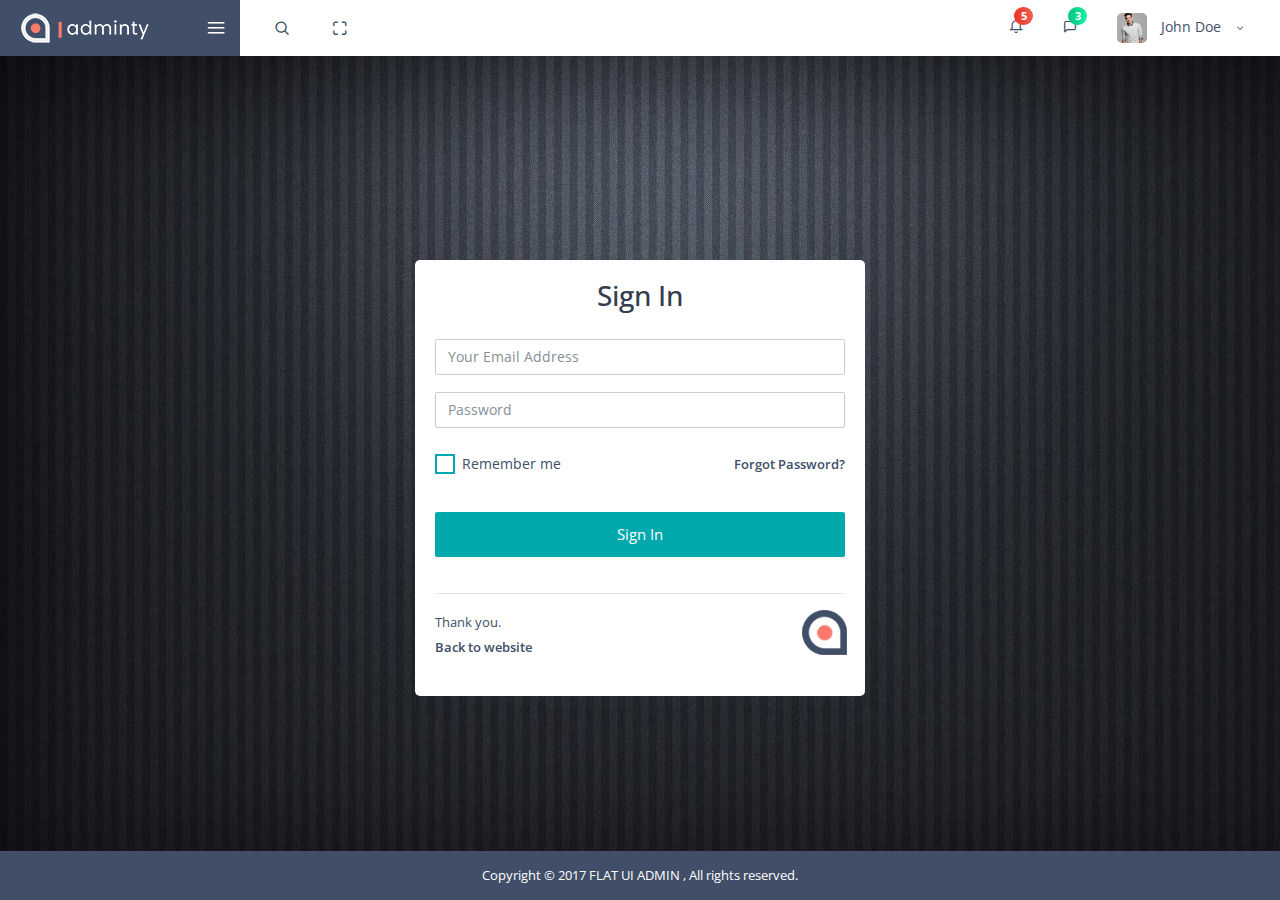
<file: public/backend/default/auth-normal-sign-in-header-footer.htm>
﻿
<!DOCTYPE html>
<html lang="en">

<head>
    <title>Adminty - Premium Admin Template by Colorlib </title>
    <!-- HTML5 Shim and Respond.js IE10 support of HTML5 elements and media queries -->
    <!-- WARNING: Respond.js doesn't work if you view the page via file:// -->
    <!--[if lt IE 10]>
      <script src="https://oss.maxcdn.com/libs/html5shiv/3.7.0/html5shiv.js"></script>
      <script src="https://oss.maxcdn.com/libs/respond.js/1.4.2/respond.min.js"></script>
      <![endif]-->
    <!-- Meta -->
    <meta charset="utf-8">
    <meta name="viewport" content="width=device-width, initial-scale=1.0, user-scalable=0, minimal-ui">
    <meta http-equiv="X-UA-Compatible" content="IE=edge">
    <meta name="description" content="#">
    <meta name="keywords" content="Admin , Responsive, Landing, Bootstrap, App, Template, Mobile, iOS, Android, apple, creative app">
    <meta name="author" content="#">
    <!-- Favicon icon -->
    <link rel="icon" href="..\files\assets\images\favicon.ico" type="image/x-icon">
    <!-- Google font--><link href="https://fonts.googleapis.com/css?family=Open+Sans:400,600,800" rel="stylesheet">
    <!-- Required Fremwork -->
    <link rel="stylesheet" type="text/css" href="..\files\bower_components\bootstrap\css\bootstrap.min.css">
    <!-- themify-icons line icon -->
    <link rel="stylesheet" type="text/css" href="..\files\assets\icon\themify-icons\themify-icons.css">
    <!-- ico font -->
    <link rel="stylesheet" type="text/css" href="..\files\assets\icon\icofont\css\icofont.css">
    <!-- feather Awesome -->
    <link rel="stylesheet" type="text/css" href="..\files\assets\icon\feather\css\feather.css">
    <!-- Style.css -->
    <link rel="stylesheet" type="text/css" href="..\files\assets\css\style.css">
</head>
<body>
<!-- Pre-loader start -->
<div class="theme-loader">
    <div class="ball-scale">
        <div class='contain'>
            <div class="ring">
                <div class="frame"></div>
            </div>
            <div class="ring">
                <div class="frame"></div>
            </div>
            <div class="ring">
                <div class="frame"></div>
            </div>
            <div class="ring">
                <div class="frame"></div>
            </div>
            <div class="ring">
                <div class="frame"></div>
            </div>
            <div class="ring">
                <div class="frame"></div>
            </div>
            <div class="ring">
                <div class="frame"></div>
            </div>
            <div class="ring">
                <div class="frame"></div>
            </div>
            <div class="ring">
                <div class="frame"></div>
            </div>
            <div class="ring">
                <div class="frame"></div>
            </div>
        </div>
    </div>
</div>
    <!-- Pre-loader end -->
    <div id="pcoded" class="pcoded load-height">
        <div class="pcoded-overlay-box"></div>
        <div class="pcoded-container navbar-wrapper">
            <nav class="navbar header-navbar pcoded-header auth-header" header-theme="theme1">
                <div class="navbar-wrapper">

                    <div class="navbar-logo" logo-theme="theme1">
                        <a class="mobile-menu" id="mobile-collapse" href="#!">
                            <i class="feather icon-menu"></i>
                        </a>
                        <a href="index-1.htm">
                            <img class="img-fluid" src="..\files\assets\images\logo.png" alt="Theme-Logo">
                        </a>
                        <a class="mobile-options">
                            <i class="feather icon-more-horizontal"></i>
                        </a>
                    </div>

                    <div class="navbar-container container-fluid">
                        <ul class="nav-left">
                            <li class="header-search">
                                <div class="main-search morphsearch-search">
                                    <div class="input-group">
                                        <span class="input-group-addon search-close"><i class="feather icon-x"></i></span>
                                        <input type="text" class="form-control">
                                        <span class="input-group-addon search-btn"><i class="feather icon-search"></i></span>
                                    </div>
                                </div>
                            </li>
                            <li>
                                <a href="#!" onclick="javascript:toggleFullScreen()">
                                    <i class="feather icon-maximize full-screen"></i>
                                </a>
                            </li>
                        </ul>
                        <ul class="nav-right">
                            <li class="header-notification">
                                <div class="dropdown-primary dropdown">
                                    <div class="dropdown-toggle" data-toggle="dropdown">
                                        <i class="feather icon-bell"></i>
                                        <span class="badge bg-c-pink">5</span>
                                    </div>
                                    <ul class="show-notification notification-view dropdown-menu" data-dropdown-in="fadeIn" data-dropdown-out="fadeOut">
                                        <li>
                                            <h6>Notifications</h6>
                                            <label class="label label-danger">New</label>
                                        </li>
                                        <li>
                                            <div class="media">
                                                <img class="d-flex align-self-center img-radius" src="..\files\assets\images\avatar-4.jpg" alt="Generic placeholder image">
                                                <div class="media-body">
                                                    <h5 class="notification-user">John Doe</h5>
                                                    <p class="notification-msg">Lorem ipsum dolor sit amet, consectetuer elit.</p>
                                                    <span class="notification-time">30 minutes ago</span>
                                                </div>
                                            </div>
                                        </li>
                                        <li>
                                            <div class="media">
                                                <img class="d-flex align-self-center img-radius" src="..\files\assets\images\avatar-3.jpg" alt="Generic placeholder image">
                                                <div class="media-body">
                                                    <h5 class="notification-user">Joseph William</h5>
                                                    <p class="notification-msg">Lorem ipsum dolor sit amet, consectetuer elit.</p>
                                                    <span class="notification-time">30 minutes ago</span>
                                                </div>
                                            </div>
                                        </li>
                                        <li>
                                            <div class="media">
                                                <img class="d-flex align-self-center img-radius" src="..\files\assets\images\avatar-4.jpg" alt="Generic placeholder image">
                                                <div class="media-body">
                                                    <h5 class="notification-user">Sara Soudein</h5>
                                                    <p class="notification-msg">Lorem ipsum dolor sit amet, consectetuer elit.</p>
                                                    <span class="notification-time">30 minutes ago</span>
                                                </div>
                                            </div>
                                        </li>
                                    </ul>
                                </div>
                            </li>
                            <li class="header-notification">
                                <div class="dropdown-primary dropdown">
                                    <div class="displayChatbox dropdown-toggle" data-toggle="dropdown">
                                        <i class="feather icon-message-square"></i>
                                        <span class="badge bg-c-green">3</span>
                                    </div>
                                </div>
                            </li>
                            <li class="user-profile header-notification">
                                <div class="dropdown-primary dropdown">
                                    <div class="dropdown-toggle" data-toggle="dropdown">
                                        <img src="..\files\assets\images\avatar-4.jpg" class="img-radius" alt="User-Profile-Image">
                                        <span>John Doe</span>
                                        <i class="feather icon-chevron-down"></i>
                                    </div>
                                    <ul class="show-notification profile-notification dropdown-menu" data-dropdown-in="fadeIn" data-dropdown-out="fadeOut">
                                        <li>
                                            <a href="#!">
                                                <i class="feather icon-settings"></i> Settings
                                            </a>
                                        </li>
                                        <li>
                                            <a href="user-profile.htm">
                                                <i class="feather icon-user"></i> Profile
                                            </a>
                                        </li>
                                        <li>
                                            <a href="email-inbox.htm">
                                                <i class="feather icon-mail"></i> My Messages
                                            </a>
                                        </li>
                                        <li>
                                            <a href="auth-lock-screen.htm">
                                                <i class="feather icon-lock"></i> Lock Screen
                                            </a>
                                        </li>
                                        <li>
                                            <a href="auth-normal-sign-in.htm">
                                                <i class="feather icon-log-out"></i> Logout
                                            </a>
                                        </li>
                                    </ul>

                                </div>
                            </li>
                        </ul>
                    </div>
                </div>
            </nav>
        </div>
        <!-- Menu header end -->
    <section class="login-block with-header">
            <!-- Container-fluid starts -->

            <div class="container-fluid">
                <div class="row">
                    <div class="col-sm-12">
                        <!-- Authentication card start -->
                        <form class="md-float-material form-material m-t-40 m-b-40">
                            <div class="auth-box card">
                                <div class="card-block">
                                    <div class="row m-b-20">
                                        <div class="col-md-12">
                                            <h3 class="text-center">Sign In</h3>
                                        </div>
                                    </div>
                                    <div class="form-group form-primary">
                                        <input type="text" name="email" class="form-control" required="" placeholder="Your Email Address">
                                        <span class="form-bar"></span>
                                    </div>
                                    <div class="form-group form-primary">
                                        <input type="password" name="password" class="form-control" required="" placeholder="Password">
                                        <span class="form-bar"></span>
                                    </div>
                                    <div class="row m-t-25 text-left">
                                        <div class="col-12">
                                            <div class="checkbox-fade fade-in-primary d-">
                                                <label>
                                                    <input type="checkbox" value="">
                                                    <span class="cr"><i class="cr-icon icofont icofont-ui-check txt-primary"></i></span>
                                                    <span class="text-inverse">Remember me</span>
                                                </label>
                                            </div>
                                            <div class="forgot-phone text-right f-right">
                                                <a href="auth-reset-password.htm" class="text-right f-w-600"> Forgot Password?</a>
                                            </div>
                                        </div>
                                    </div>
                                    <div class="row m-t-30">
                                        <div class="col-md-12">
                                            <button type="button" class="btn btn-primary btn-md btn-block waves-effect waves-light text-center m-b-20">Sign in</button>
                                        </div>
                                    </div>
                                    <hr>
                                    <div class="row">
                                        <div class="col-md-10">
                                            <p class="text-inverse text-left m-b-0">Thank you.</p>
                                            <p class="text-inverse text-left"><a href="index-1.htm"><b class="f-w-600">Back to website</b></a></p>
                                        </div>
                                        <div class="col-md-2">
                                            <img src="..\files\assets\images\auth\Logo-small-bottom.png" alt="small-logo.png">
                                        </div>
                                    </div>
                                </div>
                            </div>
                        </form>
                        <!-- Authentication card end -->
                    </div>
                    <!-- end of col-sm-12 -->
                </div>
                <!-- end of row -->
            </div>
            <!-- end of container-fluid -->
        </section>
    </div>


    <div class="footer bg-inverse">
        <p class="text-center">Copyright &copy; 2017 FLAT UI ADMIN , All rights reserved.</p>
    </div>
    <!-- Warning Section Starts -->
    <!-- Older IE warning message -->
    <!--[if lt IE 10]>
<div class="ie-warning">
    <h1>Warning!!</h1>
    <p>You are using an outdated version of Internet Explorer, please upgrade <br/>to any of the following web browsers to access this website.</p>
    <div class="iew-container">
        <ul class="iew-download">
            <li>
                <a href="http://www.google.com/chrome/">
                    <img src="../files/assets/images/browser/chrome.png" alt="Chrome">
                    <div>Chrome</div>
                </a>
            </li>
            <li>
                <a href="https://www.mozilla.org/en-US/firefox/new/">
                    <img src="../files/assets/images/browser/firefox.png" alt="Firefox">
                    <div>Firefox</div>
                </a>
            </li>
            <li>
                <a href="http://www.opera.com">
                    <img src="../files/assets/images/browser/opera.png" alt="Opera">
                    <div>Opera</div>
                </a>
            </li>
            <li>
                <a href="https://www.apple.com/safari/">
                    <img src="../files/assets/images/browser/safari.png" alt="Safari">
                    <div>Safari</div>
                </a>
            </li>
            <li>
                <a href="http://windows.microsoft.com/en-us/internet-explorer/download-ie">
                    <img src="../files/assets/images/browser/ie.png" alt="">
                    <div>IE (9 & above)</div>
                </a>
            </li>
        </ul>
    </div>
    <p>Sorry for the inconvenience!</p>
</div>
<![endif]-->
    <!-- Warning Section Ends -->
    <!-- Required Jquery -->
    <script type="text/javascript" src="..\files\bower_components\jquery\js\jquery.min.js"></script>
    <script type="text/javascript" src="..\files\bower_components\jquery-ui\js\jquery-ui.min.js"></script>
    <script type="text/javascript" src="..\files\bower_components\popper.js\js\popper.min.js"></script>
    <script type="text/javascript" src="..\files\bower_components\bootstrap\js\bootstrap.min.js"></script>
    <!-- jquery slimscroll js -->
    <script type="text/javascript" src="..\files\bower_components\jquery-slimscroll\js\jquery.slimscroll.js"></script>
    <!-- modernizr js -->
    <script type="text/javascript" src="..\files\bower_components\modernizr\js\modernizr.js"></script>
    <script type="text/javascript" src="..\files\bower_components\modernizr\js\css-scrollbars.js"></script>
    <!-- i18next.min.js -->
    <script type="text/javascript" src="..\files\bower_components\i18next\js\i18next.min.js"></script>
    <script type="text/javascript" src="..\files\bower_components\i18next-xhr-backend\js\i18nextXHRBackend.min.js"></script>
    <script type="text/javascript" src="..\files\bower_components\i18next-browser-languagedetector\js\i18nextBrowserLanguageDetector.min.js"></script>
    <script type="text/javascript" src="..\files\bower_components\jquery-i18next\js\jquery-i18next.min.js"></script>
    <!-- Custom js -->
    <script type="text/javascript" src="..\files\assets\js\script.js"></script>
<!-- Global site tag (gtag.js) - Google Analytics -->
<script async="" src="https://www.googletagmanager.com/gtag/js?id=UA-23581568-13"></script>
<script>
  window.dataLayer = window.dataLayer || [];
  function gtag(){dataLayer.push(arguments);}
  gtag('js', new Date());

  gtag('config', 'UA-23581568-13');
</script>
</body>

</html>
</file>
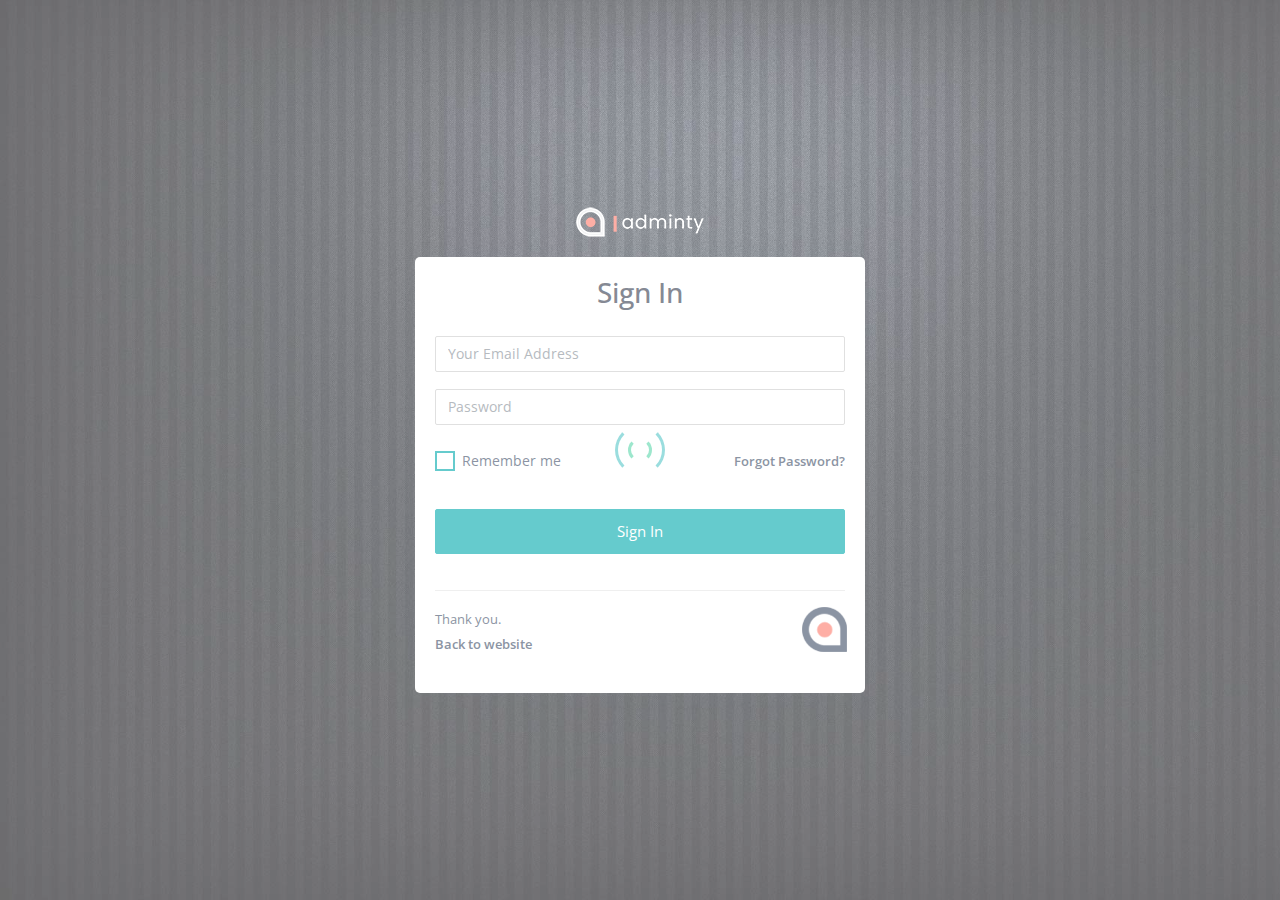
<file: public/backend/default/auth-normal-sign-in.htm>
﻿<!DOCTYPE html>
<html lang="en">

<head>
    <title>Adminty - Premium Admin Template by Colorlib </title>
    <!-- HTML5 Shim and Respond.js IE10 support of HTML5 elements and media queries -->
    <!-- WARNING: Respond.js doesn't work if you view the page via file:// -->
    <!--[if lt IE 10]>
      <script src="https://oss.maxcdn.com/libs/html5shiv/3.7.0/html5shiv.js"></script>
      <script src="https://oss.maxcdn.com/libs/respond.js/1.4.2/respond.min.js"></script>
      <![endif]-->
    <!-- Meta -->
    <meta charset="utf-8">
    <meta name="viewport" content="width=device-width, initial-scale=1.0, user-scalable=0, minimal-ui">
    <meta http-equiv="X-UA-Compatible" content="IE=edge">
    <meta name="description" content="#">
    <meta name="keywords" content="Admin , Responsive, Landing, Bootstrap, App, Template, Mobile, iOS, Android, apple, creative app">
    <meta name="author" content="#">
    <!-- Favicon icon -->
    <link rel="icon" href="..\files\assets\images\favicon.ico" type="image/x-icon">
    <!-- Google font--><link href="https://fonts.googleapis.com/css?family=Open+Sans:400,600,800" rel="stylesheet">
    <!-- Required Fremwork -->
    <link rel="stylesheet" type="text/css" href="..\files\bower_components\bootstrap\css\bootstrap.min.css">
    <!-- themify-icons line icon -->
    <link rel="stylesheet" type="text/css" href="..\files\assets\icon\themify-icons\themify-icons.css">
    <!-- ico font -->
    <link rel="stylesheet" type="text/css" href="..\files\assets\icon\icofont\css\icofont.css">
    <!-- Style.css -->
    <link rel="stylesheet" type="text/css" href="..\files\assets\css\style.css">
</head>

<body class="fix-menu">
    <!-- Pre-loader start -->
    <div class="theme-loader">
        <div class="ball-scale">
            <div class='contain'>
                <div class="ring"><div class="frame"></div></div>
                <div class="ring"><div class="frame"></div></div>
                <div class="ring"><div class="frame"></div></div>
                <div class="ring"><div class="frame"></div></div>
                <div class="ring"><div class="frame"></div></div>
                <div class="ring"><div class="frame"></div></div>
                <div class="ring"><div class="frame"></div></div>
                <div class="ring"><div class="frame"></div></div>
                <div class="ring"><div class="frame"></div></div>
                <div class="ring"><div class="frame"></div></div>
            </div>
        </div>
    </div>
    <!-- Pre-loader end -->

    <section class="login-block">
        <!-- Container-fluid starts -->
        <div class="container">
            <div class="row">
                <div class="col-sm-12">
                    <!-- Authentication card start -->
                    
                        <form class="md-float-material form-material">
                            <div class="text-center">
                                <img src="..\files\assets\images\logo.png" alt="logo.png">
                            </div>
                            <div class="auth-box card">
                                <div class="card-block">
                                    <div class="row m-b-20">
                                        <div class="col-md-12">
                                            <h3 class="text-center">Sign In</h3>
                                        </div>
                                    </div>
                                    <div class="form-group form-primary">
                                        <input type="text" name="email" class="form-control" required="" placeholder="Your Email Address">
                                        <span class="form-bar"></span>
                                    </div>
                                    <div class="form-group form-primary">
                                        <input type="password" name="password" class="form-control" required="" placeholder="Password">
                                        <span class="form-bar"></span>
                                    </div>
                                    <div class="row m-t-25 text-left">
                                        <div class="col-12">
                                            <div class="checkbox-fade fade-in-primary d-">
                                                <label>
                                                    <input type="checkbox" value="">
                                                    <span class="cr"><i class="cr-icon icofont icofont-ui-check txt-primary"></i></span>
                                                    <span class="text-inverse">Remember me</span>
                                                </label>
                                            </div>
                                            <div class="forgot-phone text-right f-right">
                                                <a href="auth-reset-password.htm" class="text-right f-w-600"> Forgot Password?</a>
                                            </div>
                                        </div>
                                    </div>
                                    <div class="row m-t-30">
                                        <div class="col-md-12">
                                            <button type="button" class="btn btn-primary btn-md btn-block waves-effect waves-light text-center m-b-20">Sign in</button>
                                        </div>
                                    </div>
                                    <hr>
                                    <div class="row">
                                        <div class="col-md-10">
                                            <p class="text-inverse text-left m-b-0">Thank you.</p>
                                            <p class="text-inverse text-left"><a href="index-1.htm"><b class="f-w-600">Back to website</b></a></p>
                                        </div>
                                        <div class="col-md-2">
                                            <img src="..\files\assets\images\auth\Logo-small-bottom.png" alt="small-logo.png">
                                        </div>
                                    </div>
                                </div>
                            </div>
                        </form>
                        <!-- end of form -->
                </div>
                <!-- end of col-sm-12 -->
            </div>
            <!-- end of row -->
        </div>
        <!-- end of container-fluid -->
    </section>
    <!-- Warning Section Starts -->
    <!-- Older IE warning message -->
    <!--[if lt IE 10]>
<div class="ie-warning">
    <h1>Warning!!</h1>
    <p>You are using an outdated version of Internet Explorer, please upgrade <br/>to any of the following web browsers to access this website.</p>
    <div class="iew-container">
        <ul class="iew-download">
            <li>
                <a href="http://www.google.com/chrome/">
                    <img src="../files/assets/images/browser/chrome.png" alt="Chrome">
                    <div>Chrome</div>
                </a>
            </li>
            <li>
                <a href="https://www.mozilla.org/en-US/firefox/new/">
                    <img src="../files/assets/images/browser/firefox.png" alt="Firefox">
                    <div>Firefox</div>
                </a>
            </li>
            <li>
                <a href="http://www.opera.com">
                    <img src="../files/assets/images/browser/opera.png" alt="Opera">
                    <div>Opera</div>
                </a>
            </li>
            <li>
                <a href="https://www.apple.com/safari/">
                    <img src="../files/assets/images/browser/safari.png" alt="Safari">
                    <div>Safari</div>
                </a>
            </li>
            <li>
                <a href="http://windows.microsoft.com/en-us/internet-explorer/download-ie">
                    <img src="../files/assets/images/browser/ie.png" alt="">
                    <div>IE (9 & above)</div>
                </a>
            </li>
        </ul>
    </div>
    <p>Sorry for the inconvenience!</p>
</div>
<![endif]-->
    <!-- Warning Section Ends -->
    <!-- Required Jquery -->
    <script type="text/javascript" src="..\files\bower_components\jquery\js\jquery.min.js"></script>
    <script type="text/javascript" src="..\files\bower_components\jquery-ui\js\jquery-ui.min.js"></script>
    <script type="text/javascript" src="..\files\bower_components\popper.js\js\popper.min.js"></script>
    <script type="text/javascript" src="..\files\bower_components\bootstrap\js\bootstrap.min.js"></script>
    <!-- jquery slimscroll js -->
    <script type="text/javascript" src="..\files\bower_components\jquery-slimscroll\js\jquery.slimscroll.js"></script>
    <!-- modernizr js -->
    <script type="text/javascript" src="..\files\bower_components\modernizr\js\modernizr.js"></script>
    <script type="text/javascript" src="..\files\bower_components\modernizr\js\css-scrollbars.js"></script>
    <!-- i18next.min.js -->
    <script type="text/javascript" src="..\files\bower_components\i18next\js\i18next.min.js"></script>
    <script type="text/javascript" src="..\files\bower_components\i18next-xhr-backend\js\i18nextXHRBackend.min.js"></script>
    <script type="text/javascript" src="..\files\bower_components\i18next-browser-languagedetector\js\i18nextBrowserLanguageDetector.min.js"></script>
    <script type="text/javascript" src="..\files\bower_components\jquery-i18next\js\jquery-i18next.min.js"></script>
    <script type="text/javascript" src="..\files\assets\js\common-pages.js"></script>
<!-- Global site tag (gtag.js) - Google Analytics -->
<script async="" src="https://www.googletagmanager.com/gtag/js?id=UA-23581568-13"></script>
<script>
  window.dataLayer = window.dataLayer || [];
  function gtag(){dataLayer.push(arguments);}
  gtag('js', new Date());

  gtag('config', 'UA-23581568-13');
</script>
</body>

</html>
</file>
